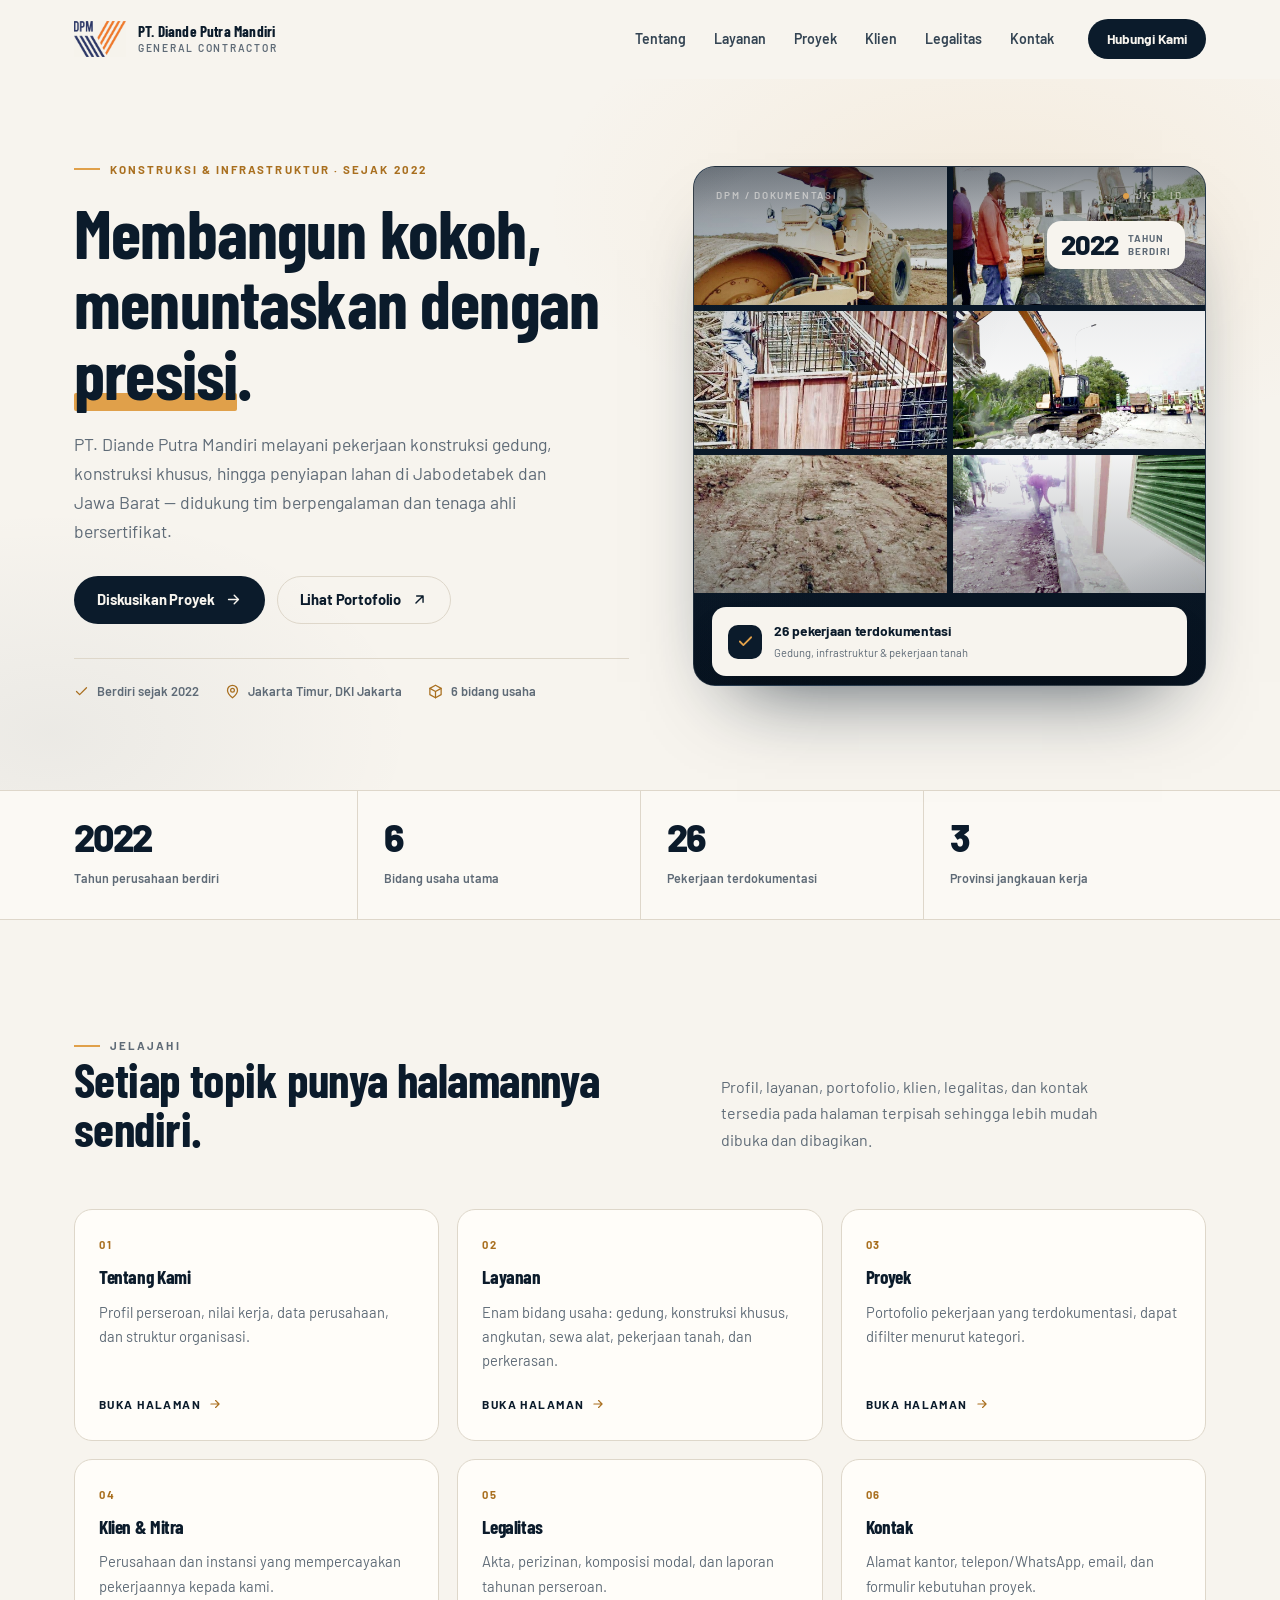
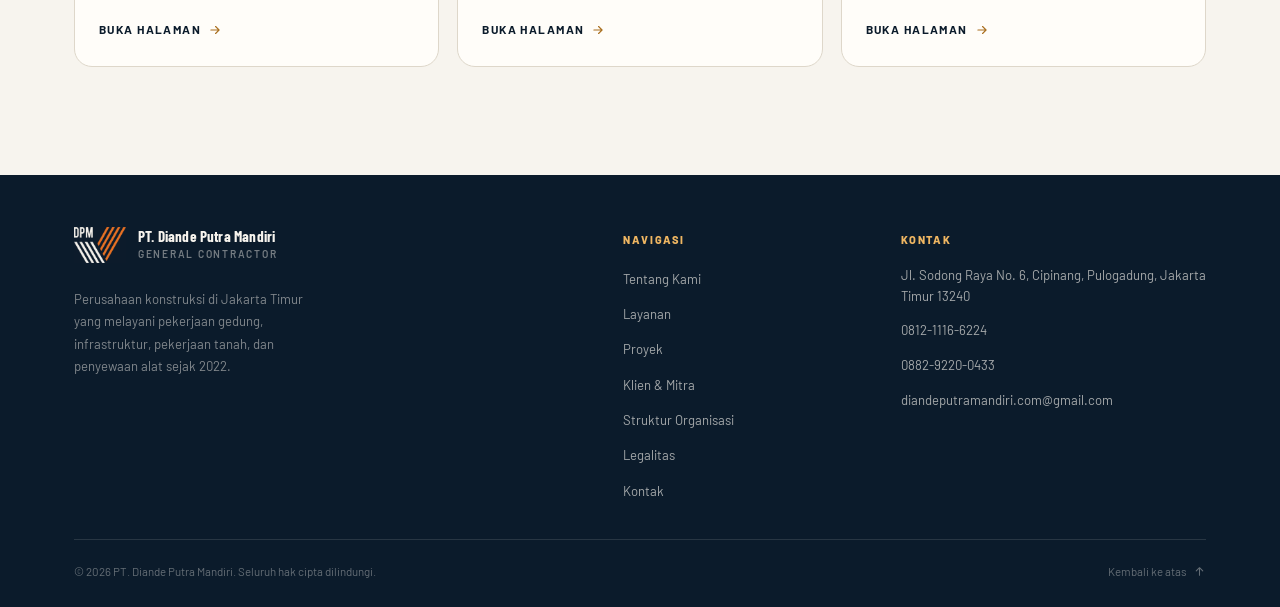
<file: index.html>
<!DOCTYPE html>
<html lang="id">
<head>
  <meta charset="UTF-8">
  <meta name="viewport" content="width=device-width, initial-scale=1.0">
  <title>PT. Diande Putra Mandiri — Konstruksi & Infrastruktur</title>
  <meta name="description" content="PT. Diande Putra Mandiri adalah perusahaan konstruksi di Jakarta Timur yang melayani pekerjaan konstruksi gedung, konstruksi khusus, angkutan darat, dan penyewaan alat sejak 2022.">
  <meta name="theme-color" content="#0b1b2b">
  <meta property="og:title" content="PT. Diande Putra Mandiri — Konstruksi & Infrastruktur">
  <meta property="og:description" content="PT. Diande Putra Mandiri adalah perusahaan konstruksi di Jakarta Timur yang melayani pekerjaan konstruksi gedung, konstruksi khusus, angkutan darat, dan penyewaan alat sejak 2022.">
  <meta property="og:type" content="website">
  <link rel="icon" href="data:image/svg+xml,%3Csvg xmlns='http://www.w3.org/2000/svg' viewBox='0 0 64 64'%3E%3Crect width='64' height='64' rx='12' fill='%230b1b2b'/%3E%3Cpath d='M18 48V20l14-7 14 7v28' fill='none' stroke='%23e0a04a' stroke-width='4'/%3E%3Cpath d='M26 48V32h12v16' fill='none' stroke='%23f7f4ee' stroke-width='4'/%3E%3C/svg%3E">
  <link rel="preconnect" href="https://fonts.googleapis.com">
  <link rel="preconnect" href="https://fonts.gstatic.com" crossorigin>
  <link href="https://fonts.googleapis.com/css2?family=Barlow+Condensed:wght@600;700;800&family=Barlow:wght@400;500;600;700&display=swap" rel="stylesheet">
  <link rel="stylesheet" href="assets/site.css">
  <script>document.documentElement.classList.add('js');</script>
</head>
<body>
  <a class="skip-link" href="#main">Lompat ke konten</a>

  <header class="site-header" id="site-header">
    <div class="container nav-wrap">
      <a class="brand" href="./" aria-label="PT. Diande Putra Mandiri — Beranda">
        <img class="brand-mark" src="assets/logo-dpm.png" alt="" width="600" height="416">
        <span class="brand-text">
          <strong>PT. Diande Putra Mandiri</strong>
          <small>General Contractor</small>
        </span>
      </a>

      <button class="nav-toggle" id="nav-toggle" aria-expanded="false" aria-controls="primary-nav" aria-label="Buka menu navigasi">
        <span></span><span></span><span></span>
      </button>

      <nav class="nav" id="primary-nav" aria-label="Navigasi utama">
        <a class="nav-link" href="tentang/">Tentang</a>
        <a class="nav-link" href="layanan/">Layanan</a>
        <a class="nav-link" href="proyek/">Proyek</a>
        <a class="nav-link" href="klien/">Klien</a>
        <a class="nav-link" href="legalitas/">Legalitas</a>
        <a class="nav-link" href="kontak/">Kontak</a>
        <a class="btn btn--dark btn--sm" href="kontak/">Hubungi Kami</a>
      </nav>
    </div>
  </header>

  <main id="main">

    <section class="hero" id="beranda">
      <div class="container hero-grid">
        <div class="hero-copy">
          <p class="eyebrow">Konstruksi &amp; Infrastruktur · Sejak 2022</p>
          <h1>Membangun kokoh,<br>menuntaskan dengan <span class="mark">presisi</span>.</h1>
          <p class="lead">PT. Diande Putra Mandiri melayani pekerjaan konstruksi gedung, konstruksi khusus, hingga penyiapan lahan di Jabodetabek dan Jawa Barat — didukung tim berpengalaman dan tenaga ahli bersertifikat.</p>
          <div class="hero-actions">
            <a class="btn btn--dark" href="kontak/">
              Diskusikan Proyek
              <svg viewBox="0 0 24 24" fill="none" stroke="currentColor" stroke-width="2" stroke-linecap="round" stroke-linejoin="round" aria-hidden="true"><path d="M5 12h14M13 6l6 6-6 6"/></svg>
            </a>
            <a class="btn btn--ghost" href="proyek/">
              Lihat Portofolio
              <svg viewBox="0 0 24 24" fill="none" stroke="currentColor" stroke-width="2" stroke-linecap="round" stroke-linejoin="round" aria-hidden="true"><path d="M7 17 17 7M8 7h9v9"/></svg>
            </a>
          </div>
          <div class="hero-meta">
            <span>
              <svg viewBox="0 0 24 24" fill="none" stroke="currentColor" stroke-width="2" stroke-linecap="round" stroke-linejoin="round" aria-hidden="true"><path d="M20 6 9 17l-5-5"/></svg>
              Berdiri sejak 2022
            </span>
            <span>
              <svg viewBox="0 0 24 24" fill="none" stroke="currentColor" stroke-width="2" stroke-linecap="round" stroke-linejoin="round" aria-hidden="true"><path d="M20 10c0 6-8 12-8 12S4 16 4 10a8 8 0 1 1 16 0Z"/><circle cx="12" cy="10" r="3"/></svg>
              Jakarta Timur, DKI Jakarta
            </span>
            <span>
              <svg viewBox="0 0 24 24" fill="none" stroke="currentColor" stroke-width="2" stroke-linecap="round" stroke-linejoin="round" aria-hidden="true"><path d="M12 2 3 7v10l9 5 9-5V7l-9-5Z"/><path d="m3 7 9 5 9-5M12 22V12"/></svg>
              6 bidang usaha
            </span>
          </div>
        </div>

        <figure class="hero-art" data-reveal>
          <div class="art-top">
            <span>DPM / Dokumentasi</span>
            <span class="art-dot">JKT · ID</span>
          </div>
          <div class="hero-mosaic">
            <img src="assets/projects/pemadatan-basecourse-bandara.jpg"
                 alt="Pemadatan basecourse landasan bandara dengan tandem roller" width="600" height="450">
            <img src="assets/projects/pengaspalan-keroncong.jpg"
                 alt="Pengaspalan kawasan industri" width="600" height="450">
            <img src="assets/projects/ipal-gwt.jpg"
                 alt="Pekerjaan IPAL dan ground water tank" width="600" height="450">
            <img src="assets/projects/bobokan-tol-jor.jpg"
                 alt="Pembobokan struktur jalan tol JOR" width="600" height="450">
            <img src="assets/projects/pematangan-lahan.jpg"
                 alt="Pematangan lahan proyek" width="600" height="450">
            <img src="assets/projects/pengecatan-gardu-pln.jpg"
                 alt="Pengecatan gardu PLN" width="600" height="450">
          </div>
          <span class="hero-veil" aria-hidden="true"></span>

          <div class="art-badge art-badge--top">
            <span class="num">2022</span>
            <span class="lbl">Tahun<br>berdiri</span>
          </div>

          <div class="art-badge art-badge--bottom">
            <span class="tick">
              <svg viewBox="0 0 24 24" fill="none" stroke="currentColor" stroke-width="2.5" stroke-linecap="round" stroke-linejoin="round" aria-hidden="true"><path d="M20 6 9 17l-5-5"/></svg>
            </span>
            <div>
              <strong>26 pekerjaan terdokumentasi</strong>
              <small>Gedung, infrastruktur &amp; pekerjaan tanah</small>
            </div>
          </div>
        </figure>
      </div>
    </section>

    <section class="stats" aria-label="Ringkasan perusahaan">
      <div class="container stats-grid">
        <div class="stat">
          <strong>2022</strong>
          <span>Tahun perusahaan berdiri</span>
        </div>
        <div class="stat">
          <strong>6</strong>
          <span>Bidang usaha utama</span>
        </div>
        <div class="stat">
          <strong>26</strong>
          <span>Pekerjaan terdokumentasi</span>
        </div>
        <div class="stat">
          <strong>3</strong>
          <span>Provinsi jangkauan kerja</span>
        </div>
      </div>
    </section>

    <!-- DIREKTORI HALAMAN -->
    <section class="section" id="halaman">
      <div class="container">
        <div class="section-head">
          <div>
            <p class="eyebrow">Jelajahi</p>
            <h2>Setiap topik punya halamannya sendiri.</h2>
          </div>
          <p>Profil, layanan, portofolio, klien, legalitas, dan kontak tersedia pada halaman terpisah sehingga lebih mudah dibuka dan dibagikan.</p>
        </div>

        <div class="paths-grid">
          <a class="path-card" href="tentang/">
            <span class="path-num">01</span>
            <h3>Tentang Kami</h3>
            <p>Profil perseroan, nilai kerja, data perusahaan, dan struktur organisasi.</p>
            <span class="path-more">Buka halaman <svg viewBox="0 0 24 24" fill="none" stroke="currentColor" stroke-width="2" stroke-linecap="round" stroke-linejoin="round" aria-hidden="true"><path d="M5 12h14M13 6l6 6-6 6"/></svg></span>
          </a>
          <a class="path-card" href="layanan/">
            <span class="path-num">02</span>
            <h3>Layanan</h3>
            <p>Enam bidang usaha: gedung, konstruksi khusus, angkutan, sewa alat, pekerjaan tanah, dan perkerasan.</p>
            <span class="path-more">Buka halaman <svg viewBox="0 0 24 24" fill="none" stroke="currentColor" stroke-width="2" stroke-linecap="round" stroke-linejoin="round" aria-hidden="true"><path d="M5 12h14M13 6l6 6-6 6"/></svg></span>
          </a>
          <a class="path-card" href="proyek/">
            <span class="path-num">03</span>
            <h3>Proyek</h3>
            <p>Portofolio pekerjaan yang terdokumentasi, dapat difilter menurut kategori.</p>
            <span class="path-more">Buka halaman <svg viewBox="0 0 24 24" fill="none" stroke="currentColor" stroke-width="2" stroke-linecap="round" stroke-linejoin="round" aria-hidden="true"><path d="M5 12h14M13 6l6 6-6 6"/></svg></span>
          </a>
          <a class="path-card" href="klien/">
            <span class="path-num">04</span>
            <h3>Klien &amp; Mitra</h3>
            <p>Perusahaan dan instansi yang mempercayakan pekerjaannya kepada kami.</p>
            <span class="path-more">Buka halaman <svg viewBox="0 0 24 24" fill="none" stroke="currentColor" stroke-width="2" stroke-linecap="round" stroke-linejoin="round" aria-hidden="true"><path d="M5 12h14M13 6l6 6-6 6"/></svg></span>
          </a>
          <a class="path-card" href="legalitas/">
            <span class="path-num">05</span>
            <h3>Legalitas</h3>
            <p>Akta, perizinan, komposisi modal, dan laporan tahunan perseroan.</p>
            <span class="path-more">Buka halaman <svg viewBox="0 0 24 24" fill="none" stroke="currentColor" stroke-width="2" stroke-linecap="round" stroke-linejoin="round" aria-hidden="true"><path d="M5 12h14M13 6l6 6-6 6"/></svg></span>
          </a>
          <a class="path-card" href="kontak/">
            <span class="path-num">06</span>
            <h3>Kontak</h3>
            <p>Alamat kantor, telepon/WhatsApp, email, dan formulir kebutuhan proyek.</p>
            <span class="path-more">Buka halaman <svg viewBox="0 0 24 24" fill="none" stroke="currentColor" stroke-width="2" stroke-linecap="round" stroke-linejoin="round" aria-hidden="true"><path d="M5 12h14M13 6l6 6-6 6"/></svg></span>
          </a>
        </div>
      </div>
    </section>

  </main>

  <footer class="site-footer">
    <div class="container">
      <div class="footer-grid">
        <div class="footer-brand">
          <a class="brand" href="./" aria-label="PT. Diande Putra Mandiri — Beranda">
            <img class="brand-mark" src="assets/logo-dpm-light.png" alt="" width="600" height="416">
            <span class="brand-text">
              <strong>PT. Diande Putra Mandiri</strong>
              <small>General Contractor</small>
            </span>
          </a>
          <p>Perusahaan konstruksi di Jakarta Timur yang melayani pekerjaan gedung, infrastruktur, pekerjaan tanah, dan penyewaan alat sejak 2022.</p>
        </div>

        <div class="footer-col">
          <h4>Navigasi</h4>
          <ul>
            <li><a href="tentang/">Tentang Kami</a></li>
            <li><a href="layanan/">Layanan</a></li>
            <li><a href="proyek/">Proyek</a></li>
            <li><a href="klien/">Klien &amp; Mitra</a></li>
            <li><a href="tentang/#struktur">Struktur Organisasi</a></li>
            <li><a href="legalitas/">Legalitas</a></li>
            <li><a href="kontak/">Kontak</a></li>
          </ul>
        </div>

        <div class="footer-col">
          <h4>Kontak</h4>
          <ul>
            <li><address>Jl. Sodong Raya No. 6, Cipinang, Pulogadung, Jakarta Timur 13240</address></li>
            <li><a href="tel:+6281211166224">0812-1116-6224</a></li>
            <li><a href="tel:+6288292200433">0882-9220-0433</a></li>
            <li><a href="mailto:diandeputramandiri.com@gmail.com">diandeputramandiri.com@gmail.com</a></li>
          </ul>
        </div>
      </div>

      <div class="footer-bottom">
        <span>© 2026 PT. Diande Putra Mandiri. Seluruh hak cipta dilindungi.</span>
        <a class="back-top" href="#main">
          Kembali ke atas
          <svg viewBox="0 0 24 24" fill="none" stroke="currentColor" stroke-width="2" stroke-linecap="round" stroke-linejoin="round" aria-hidden="true"><path d="M12 19V5M6 11l6-6 6 6"/></svg>
        </a>
      </div>
    </div>
  </footer>

  <script src="assets/site.js"></script>
</body>
</html>
</file>
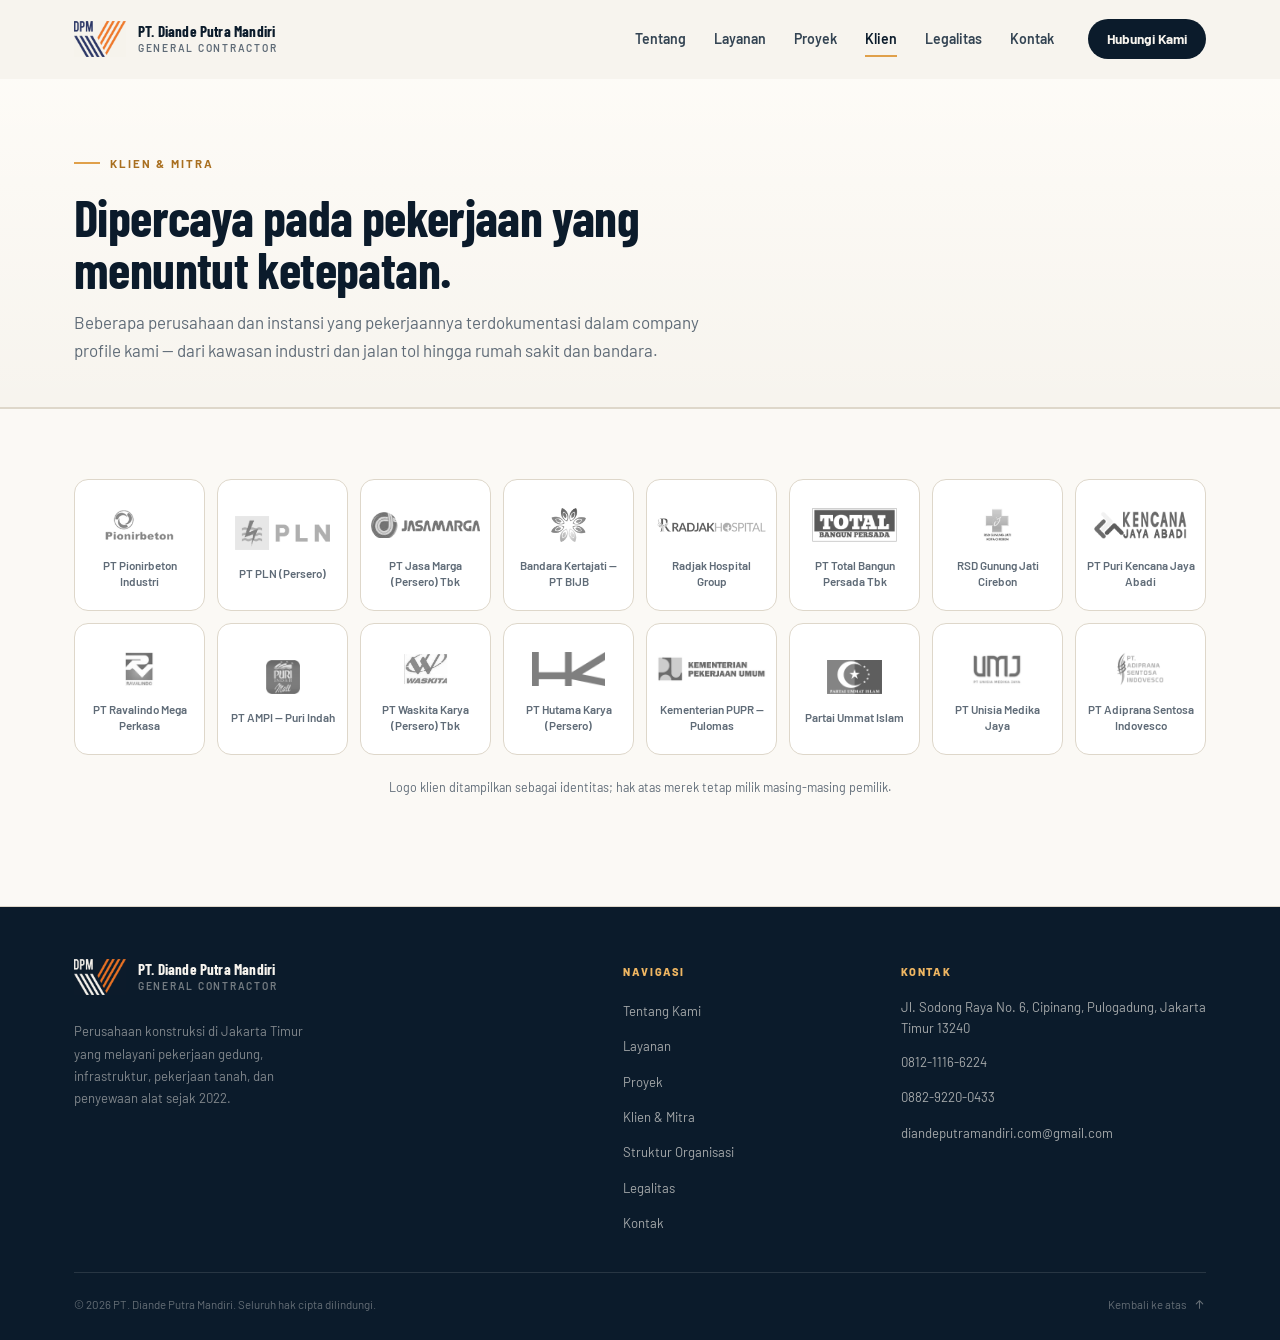
<file: klien/index.html>
<!DOCTYPE html>
<html lang="id">
<head>
  <meta charset="UTF-8">
  <meta name="viewport" content="width=device-width, initial-scale=1.0">
  <title>Klien & Mitra — PT. Diande Putra Mandiri</title>
  <meta name="description" content="Perusahaan dan instansi yang mempercayakan pekerjaan konstruksi kepada PT. Diande Putra Mandiri.">
  <meta name="theme-color" content="#0b1b2b">
  <meta property="og:title" content="Klien & Mitra — PT. Diande Putra Mandiri">
  <meta property="og:description" content="Perusahaan dan instansi yang mempercayakan pekerjaan konstruksi kepada PT. Diande Putra Mandiri.">
  <meta property="og:type" content="website">
  <link rel="icon" href="data:image/svg+xml,%3Csvg xmlns='http://www.w3.org/2000/svg' viewBox='0 0 64 64'%3E%3Crect width='64' height='64' rx='12' fill='%230b1b2b'/%3E%3Cpath d='M18 48V20l14-7 14 7v28' fill='none' stroke='%23e0a04a' stroke-width='4'/%3E%3Cpath d='M26 48V32h12v16' fill='none' stroke='%23f7f4ee' stroke-width='4'/%3E%3C/svg%3E">
  <link rel="preconnect" href="https://fonts.googleapis.com">
  <link rel="preconnect" href="https://fonts.gstatic.com" crossorigin>
  <link href="https://fonts.googleapis.com/css2?family=Barlow+Condensed:wght@600;700;800&family=Barlow:wght@400;500;600;700&display=swap" rel="stylesheet">
  <link rel="stylesheet" href="../assets/site.css">
  <script>document.documentElement.classList.add('js');</script>
</head>
<body>
  <a class="skip-link" href="#main">Lompat ke konten</a>

  <header class="site-header" id="site-header">
    <div class="container nav-wrap">
      <a class="brand" href="../" aria-label="PT. Diande Putra Mandiri — Beranda">
        <img class="brand-mark" src="../assets/logo-dpm.png" alt="" width="600" height="416">
        <span class="brand-text">
          <strong>PT. Diande Putra Mandiri</strong>
          <small>General Contractor</small>
        </span>
      </a>

      <button class="nav-toggle" id="nav-toggle" aria-expanded="false" aria-controls="primary-nav" aria-label="Buka menu navigasi">
        <span></span><span></span><span></span>
      </button>

      <nav class="nav" id="primary-nav" aria-label="Navigasi utama">
        <a class="nav-link" href="../tentang/">Tentang</a>
        <a class="nav-link" href="../layanan/">Layanan</a>
        <a class="nav-link" href="../proyek/">Proyek</a>
        <a class="nav-link is-active" href="../klien/" aria-current="page">Klien</a>
        <a class="nav-link" href="../legalitas/">Legalitas</a>
        <a class="nav-link" href="../kontak/">Kontak</a>
        <a class="btn btn--dark btn--sm" href="../kontak/">Hubungi Kami</a>
      </nav>
    </div>
  </header>

  <main id="main">

    <section class="page-head">
      <div class="container">
        <p class="eyebrow">Klien & Mitra</p>
        <h1>Dipercaya pada pekerjaan yang menuntut ketepatan.</h1>
        <p class="lead">Beberapa perusahaan dan instansi yang pekerjaannya terdokumentasi dalam company profile kami — dari kawasan industri dan jalan tol hingga rumah sakit dan bandara.</p>
      </div>
    </section>

    <section class="section clients" id="klien">
      <div class="container">

        <ul class="client-grid">
          <li class="client-card">
            <span class="client-logo"><img src="../assets/clients/pionirbeton-t.png" alt="Logo PT Pionirbeton Industri" width="89" height="42" loading="lazy"></span>
            <span class="client-name">PT Pionirbeton Industri</span>
          </li>
          <li class="client-card">
            <span class="client-logo"><img src="../assets/clients/pln-t.png" alt="Logo PT PLN (Persero)" width="117" height="42" loading="lazy"></span>
            <span class="client-name">PT PLN (Persero)</span>
          </li>
          <li class="client-card">
            <span class="client-logo"><img src="../assets/clients/jasamarga-t.png" alt="Logo PT Jasa Marga (Persero) Tbk" width="181" height="42" loading="lazy"></span>
            <span class="client-name">PT Jasa Marga (Persero) Tbk</span>
          </li>
          <li class="client-card">
            <span class="client-logo"><img src="../assets/clients/bijb-t.png" alt="Logo Bandar Udara Internasional Jawa Barat Kertajati" width="44" height="42" loading="lazy"></span>
            <span class="client-name">Bandara Kertajati — PT BIJB</span>
          </li>
          <li class="client-card">
            <span class="client-logo"><img class="wide" width="248" height="31" src="../assets/clients/radjak-t.png" alt="Logo Radjak Hospital Group" loading="lazy"></span>
            <span class="client-name">Radjak Hospital Group</span>
          </li>
          <li class="client-card">
            <span class="client-logo"><img src="../assets/clients/totalbp-t.png" alt="Logo PT Total Bangun Persada Tbk" width="104" height="42" loading="lazy"></span>
            <span class="client-name">PT Total Bangun Persada Tbk</span>
          </li>
          <li class="client-card">
            <span class="client-logo"><img src="../assets/clients/cirebon-t.png" alt="RSD Gunung Jati Kota Cirebon" width="37" height="42" loading="lazy"></span>
            <span class="client-name">RSD Gunung Jati Cirebon</span>
          </li>
          <li class="client-card">
            <span class="client-logo"><img src="../assets/clients/kencanajayaabadi-t.png" alt="PT Puri Kencana Jaya Abadi" width="116" height="42" loading="lazy"></span>
            <span class="client-name">PT Puri Kencana Jaya Abadi</span>
          </li>
          <li class="client-card">
            <span class="client-logo"><img src="../assets/clients/ravalindo-t.png" alt="Logo PT Ravalindo Megah Perkasa" width="37" height="42" loading="lazy"></span>
            <span class="client-name">PT Ravalindo Mega Perkasa</span>
          </li>
          <li class="client-card">
            <span class="client-logo"><img src="../assets/clients/ampi-t.png" alt="Logo PT AMPI — Puri Indah" width="42" height="42" loading="lazy"></span>
            <span class="client-name">PT AMPI — Puri Indah</span>
          </li>
          <li class="client-card">
            <span class="client-logo"><img src="../assets/clients/waskita-t.png" alt="Logo PT Waskita Karya (Persero) Tbk" height="42" loading="lazy"></span>
            <span class="client-name">PT Waskita Karya (Persero) Tbk</span>
          </li>
          <li class="client-card">
            <span class="client-logo"><img src="../assets/clients/hutamakarya-t.png" alt="Logo PT Hutama Karya (Persero)" width="89" height="42" loading="lazy"></span>
            <span class="client-name">PT Hutama Karya (Persero)</span>
          </li>
          <li class="client-card">
            <span class="client-logo"><img src="../assets/clients/pupr-t.png" alt="Logo Kementerian Pekerjaan Umum" width="172" height="42" loading="lazy"></span>
            <span class="client-name">Kementerian PUPR — Pulomas</span>
          </li>
          <li class="client-card">
            <span class="client-logo"><img src="../assets/clients/pui-t.png" alt="Logo Partai Ummat Islam" width="67" height="42" loading="lazy"></span>
            <span class="client-name">Partai Ummat Islam</span>
          </li>
          <li class="client-card">
            <span class="client-logo"><img src="../assets/clients/unisia-t.png" alt="Logo PT Unisia Medika Jaya" height="42" loading="lazy"></span>
            <span class="client-name">PT Unisia Medika Jaya</span>
          </li>
          <li class="client-card">
            <span class="client-logo"><img src="../assets/clients/adiparna-t.png" alt="Logo PT Adiprana Sentosa Indovesco" width="58" height="42" loading="lazy"></span>
            <span class="client-name">PT Adiprana Sentosa Indovesco</span>
          </li>
        </ul>
        <p class="client-note">Logo klien ditampilkan sebagai identitas; hak atas merek tetap milik masing-masing pemilik.</p>
      </div>
    </section>

  </main>

  <footer class="site-footer">
    <div class="container">
      <div class="footer-grid">
        <div class="footer-brand">
          <a class="brand" href="../" aria-label="PT. Diande Putra Mandiri — Beranda">
            <img class="brand-mark" src="../assets/logo-dpm-light.png" alt="" width="600" height="416">
            <span class="brand-text">
              <strong>PT. Diande Putra Mandiri</strong>
              <small>General Contractor</small>
            </span>
          </a>
          <p>Perusahaan konstruksi di Jakarta Timur yang melayani pekerjaan gedung, infrastruktur, pekerjaan tanah, dan penyewaan alat sejak 2022.</p>
        </div>

        <div class="footer-col">
          <h4>Navigasi</h4>
          <ul>
            <li><a href="../tentang/">Tentang Kami</a></li>
            <li><a href="../layanan/">Layanan</a></li>
            <li><a href="../proyek/">Proyek</a></li>
            <li><a href="../klien/">Klien &amp; Mitra</a></li>
            <li><a href="../tentang/#struktur">Struktur Organisasi</a></li>
            <li><a href="../legalitas/">Legalitas</a></li>
            <li><a href="../kontak/">Kontak</a></li>
          </ul>
        </div>

        <div class="footer-col">
          <h4>Kontak</h4>
          <ul>
            <li><address>Jl. Sodong Raya No. 6, Cipinang, Pulogadung, Jakarta Timur 13240</address></li>
            <li><a href="tel:+6281211166224">0812-1116-6224</a></li>
            <li><a href="tel:+6288292200433">0882-9220-0433</a></li>
            <li><a href="mailto:diandeputramandiri.com@gmail.com">diandeputramandiri.com@gmail.com</a></li>
          </ul>
        </div>
      </div>

      <div class="footer-bottom">
        <span>© 2026 PT. Diande Putra Mandiri. Seluruh hak cipta dilindungi.</span>
        <a class="back-top" href="#main">
          Kembali ke atas
          <svg viewBox="0 0 24 24" fill="none" stroke="currentColor" stroke-width="2" stroke-linecap="round" stroke-linejoin="round" aria-hidden="true"><path d="M12 19V5M6 11l6-6 6 6"/></svg>
        </a>
      </div>
    </div>
  </footer>

  <script src="../assets/site.js"></script>
</body>
</html>
</file>
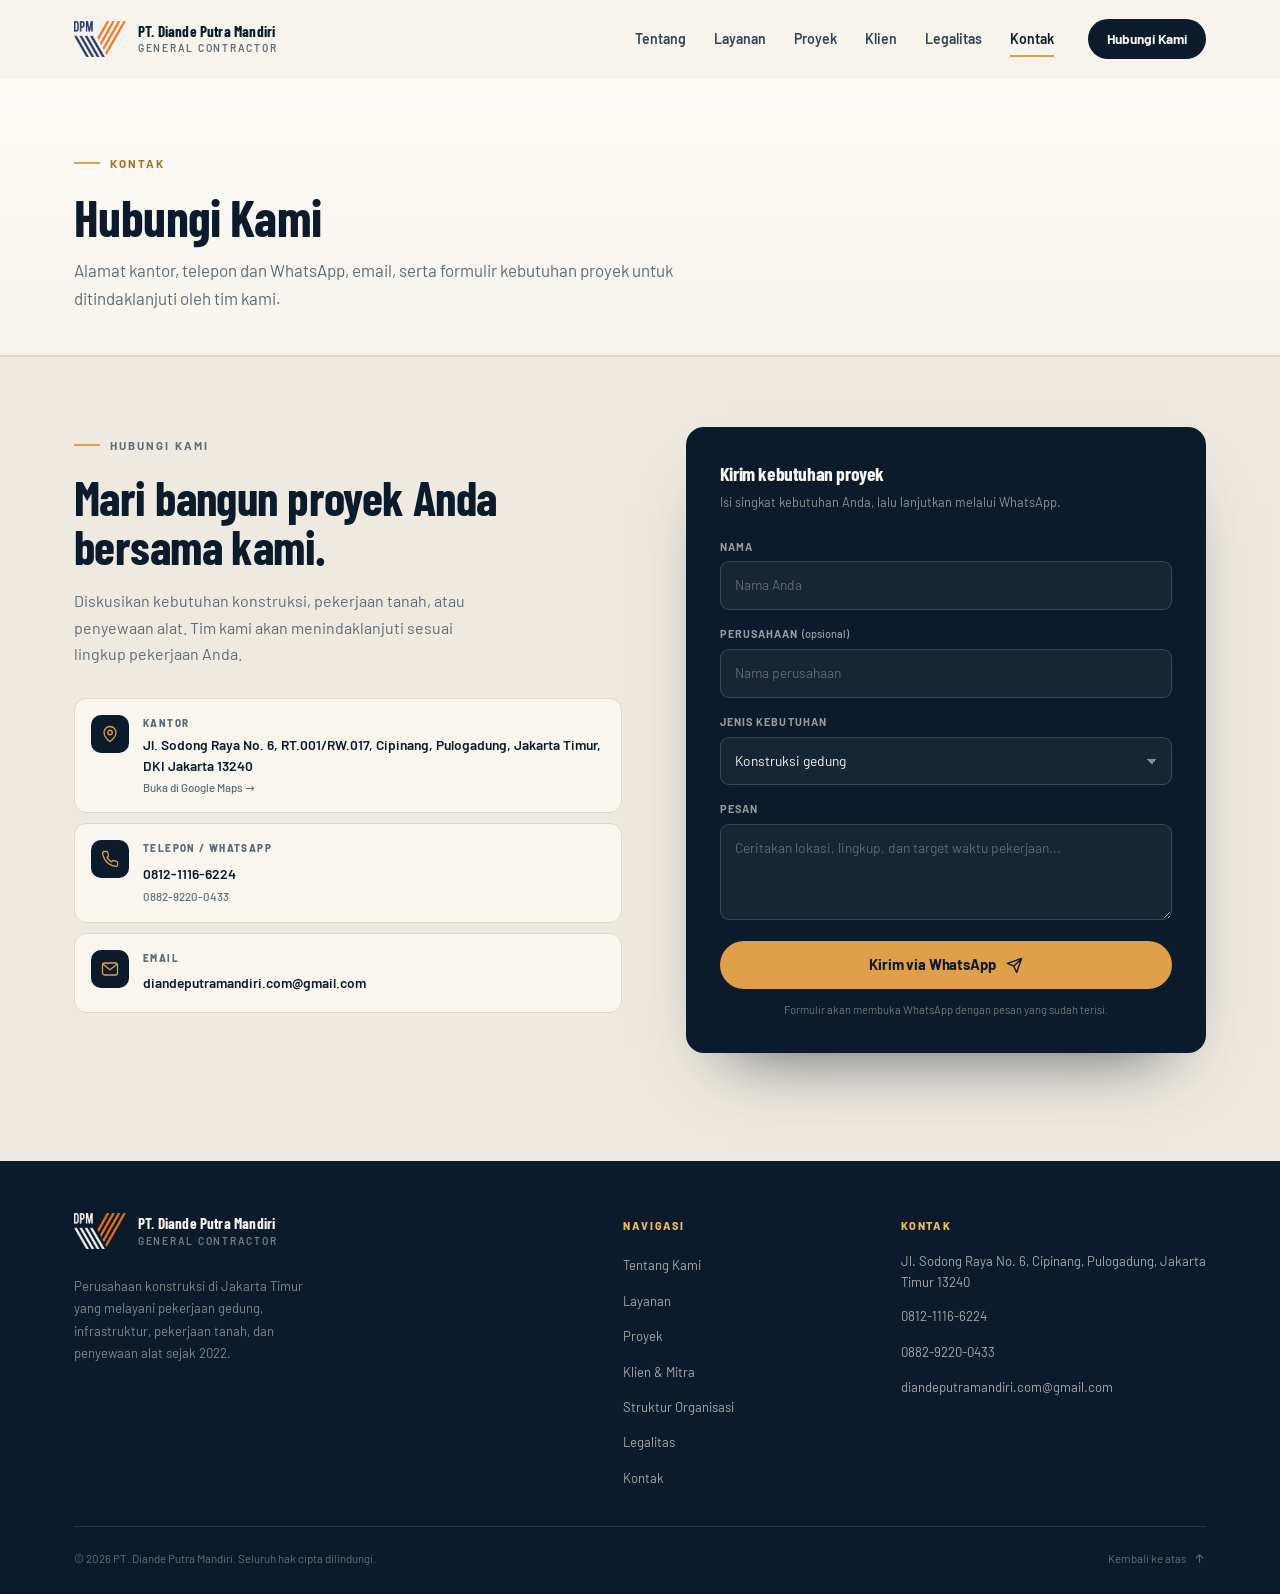
<file: kontak/index.html>
<!DOCTYPE html>
<html lang="id">
<head>
  <meta charset="UTF-8">
  <meta name="viewport" content="width=device-width, initial-scale=1.0">
  <title>Kontak — PT. Diande Putra Mandiri</title>
  <meta name="description" content="Hubungi PT. Diande Putra Mandiri: alamat kantor Jakarta Timur, telepon/WhatsApp, email, dan formulir kebutuhan proyek.">
  <meta name="theme-color" content="#0b1b2b">
  <meta property="og:title" content="Kontak — PT. Diande Putra Mandiri">
  <meta property="og:description" content="Hubungi PT. Diande Putra Mandiri: alamat kantor Jakarta Timur, telepon/WhatsApp, email, dan formulir kebutuhan proyek.">
  <meta property="og:type" content="website">
  <link rel="icon" href="data:image/svg+xml,%3Csvg xmlns='http://www.w3.org/2000/svg' viewBox='0 0 64 64'%3E%3Crect width='64' height='64' rx='12' fill='%230b1b2b'/%3E%3Cpath d='M18 48V20l14-7 14 7v28' fill='none' stroke='%23e0a04a' stroke-width='4'/%3E%3Cpath d='M26 48V32h12v16' fill='none' stroke='%23f7f4ee' stroke-width='4'/%3E%3C/svg%3E">
  <link rel="preconnect" href="https://fonts.googleapis.com">
  <link rel="preconnect" href="https://fonts.gstatic.com" crossorigin>
  <link href="https://fonts.googleapis.com/css2?family=Barlow+Condensed:wght@600;700;800&family=Barlow:wght@400;500;600;700&display=swap" rel="stylesheet">
  <link rel="stylesheet" href="../assets/site.css">
  <script>document.documentElement.classList.add('js');</script>
</head>
<body>
  <a class="skip-link" href="#main">Lompat ke konten</a>

  <header class="site-header" id="site-header">
    <div class="container nav-wrap">
      <a class="brand" href="../" aria-label="PT. Diande Putra Mandiri — Beranda">
        <img class="brand-mark" src="../assets/logo-dpm.png" alt="" width="600" height="416">
        <span class="brand-text">
          <strong>PT. Diande Putra Mandiri</strong>
          <small>General Contractor</small>
        </span>
      </a>

      <button class="nav-toggle" id="nav-toggle" aria-expanded="false" aria-controls="primary-nav" aria-label="Buka menu navigasi">
        <span></span><span></span><span></span>
      </button>

      <nav class="nav" id="primary-nav" aria-label="Navigasi utama">
        <a class="nav-link" href="../tentang/">Tentang</a>
        <a class="nav-link" href="../layanan/">Layanan</a>
        <a class="nav-link" href="../proyek/">Proyek</a>
        <a class="nav-link" href="../klien/">Klien</a>
        <a class="nav-link" href="../legalitas/">Legalitas</a>
        <a class="nav-link is-active" href="../kontak/" aria-current="page">Kontak</a>
        <a class="btn btn--dark btn--sm" href="../kontak/">Hubungi Kami</a>
      </nav>
    </div>
  </header>

  <main id="main">

    <section class="page-head">
      <div class="container">
        <p class="eyebrow">Kontak</p>
        <h1>Hubungi Kami</h1>
        <p class="lead">Alamat kantor, telepon dan WhatsApp, email, serta formulir kebutuhan proyek untuk ditindaklanjuti oleh tim kami.</p>
      </div>
    </section>

    <section class="section contact" id="kontak">
      <div class="container contact-grid">
        <div class="contact-copy">
          <p class="eyebrow">Hubungi Kami</p>
          <h2>Mari bangun proyek Anda bersama kami.</h2>
          <p>Diskusikan kebutuhan konstruksi, pekerjaan tanah, atau penyewaan alat. Tim kami akan menindaklanjuti sesuai lingkup pekerjaan Anda.</p>

          <div class="contact-list">
            <div class="contact-item">
              <span class="ico">
                <svg viewBox="0 0 24 24" fill="none" stroke="currentColor" stroke-width="1.7" stroke-linecap="round" stroke-linejoin="round" aria-hidden="true"><path d="M20 10c0 6-8 12-8 12S4 16 4 10a8 8 0 1 1 16 0Z"/><circle cx="12" cy="10" r="3"/></svg>
              </span>
              <div>
                <span class="label">Kantor</span>
                <address>Jl. Sodong Raya No. 6, RT.001/RW.017, Cipinang, Pulogadung, Jakarta Timur, DKI Jakarta 13240</address>
                <a href="https://maps.google.com/?q=Jl.+Sodong+Raya+No.+6,+Cipinang,+Pulogadung,+Jakarta+Timur+13240" target="_blank" rel="noopener"><small>Buka di Google Maps →</small></a>
              </div>
            </div>

            <div class="contact-item">
              <span class="ico">
                <svg viewBox="0 0 24 24" fill="none" stroke="currentColor" stroke-width="1.7" stroke-linecap="round" stroke-linejoin="round" aria-hidden="true"><path d="M22 16.9v3a2 2 0 0 1-2.2 2 19.8 19.8 0 0 1-8.6-3.1 19.5 19.5 0 0 1-6-6A19.8 19.8 0 0 1 2.1 4.2 2 2 0 0 1 4.1 2h3a2 2 0 0 1 2 1.7c.1 1 .4 1.9.7 2.8a2 2 0 0 1-.5 2.1L8 9.9a16 16 0 0 0 6 6l1.3-1.3a2 2 0 0 1 2.1-.5c.9.3 1.8.6 2.8.7a2 2 0 0 1 1.8 2.1Z"/></svg>
              </span>
              <div>
                <span class="label">Telepon / WhatsApp</span>
                <a href="tel:+6281211166224">0812-1116-6224</a>
                <a href="tel:+6288292200433"><small>0882-9220-0433</small></a>
              </div>
            </div>

            <div class="contact-item">
              <span class="ico">
                <svg viewBox="0 0 24 24" fill="none" stroke="currentColor" stroke-width="1.7" stroke-linecap="round" stroke-linejoin="round" aria-hidden="true"><rect x="2" y="4" width="20" height="16" rx="3"/><path d="m3 6 9 7 9-7"/></svg>
              </span>
              <div>
                <span class="label">Email</span>
                <a href="mailto:diandeputramandiri.com@gmail.com">diandeputramandiri.com@gmail.com</a>
              </div>
            </div>
          </div>
        </div>

        <div class="form-card">
          <h3>Kirim kebutuhan proyek</h3>
          <p>Isi singkat kebutuhan Anda, lalu lanjutkan melalui WhatsApp.</p>
          <form id="contact-form" novalidate>
            <div class="form-row">
              <label for="nama">Nama</label>
              <input id="nama" name="nama" type="text" placeholder="Nama Anda" required autocomplete="name">
            </div>
            <div class="form-row">
              <label for="perusahaan">Perusahaan <span style="text-transform:none; letter-spacing:0; font-weight:500;">(opsional)</span></label>
              <input id="perusahaan" name="perusahaan" type="text" placeholder="Nama perusahaan" autocomplete="organization">
            </div>
            <div class="form-row">
              <label for="kebutuhan">Jenis kebutuhan</label>
              <select id="kebutuhan" name="kebutuhan">
                <option>Konstruksi gedung</option>
                <option>Konstruksi khusus / pekerjaan tanah</option>
                <option>Pengaspalan &amp; infrastruktur jalan</option>
                <option>Angkutan material</option>
                <option>Penyewaan alat / kendaraan</option>
                <option>Lainnya</option>
              </select>
            </div>
            <div class="form-row">
              <label for="pesan">Pesan</label>
              <textarea id="pesan" name="pesan" placeholder="Ceritakan lokasi, lingkup, dan target waktu pekerjaan..." required></textarea>
            </div>
            <button class="btn btn--amber" type="submit">
              Kirim via WhatsApp
              <svg viewBox="0 0 24 24" fill="none" stroke="currentColor" stroke-width="2" stroke-linecap="round" stroke-linejoin="round" aria-hidden="true"><path d="M22 2 11 13M22 2l-7 20-4-9-9-4 20-7Z"/></svg>
            </button>
            <p class="form-note">Formulir akan membuka WhatsApp dengan pesan yang sudah terisi.</p>
          </form>
        </div>
      </div>
    </section>

  </main>

  <footer class="site-footer">
    <div class="container">
      <div class="footer-grid">
        <div class="footer-brand">
          <a class="brand" href="../" aria-label="PT. Diande Putra Mandiri — Beranda">
            <img class="brand-mark" src="../assets/logo-dpm-light.png" alt="" width="600" height="416">
            <span class="brand-text">
              <strong>PT. Diande Putra Mandiri</strong>
              <small>General Contractor</small>
            </span>
          </a>
          <p>Perusahaan konstruksi di Jakarta Timur yang melayani pekerjaan gedung, infrastruktur, pekerjaan tanah, dan penyewaan alat sejak 2022.</p>
        </div>

        <div class="footer-col">
          <h4>Navigasi</h4>
          <ul>
            <li><a href="../tentang/">Tentang Kami</a></li>
            <li><a href="../layanan/">Layanan</a></li>
            <li><a href="../proyek/">Proyek</a></li>
            <li><a href="../klien/">Klien &amp; Mitra</a></li>
            <li><a href="../tentang/#struktur">Struktur Organisasi</a></li>
            <li><a href="../legalitas/">Legalitas</a></li>
            <li><a href="../kontak/">Kontak</a></li>
          </ul>
        </div>

        <div class="footer-col">
          <h4>Kontak</h4>
          <ul>
            <li><address>Jl. Sodong Raya No. 6, Cipinang, Pulogadung, Jakarta Timur 13240</address></li>
            <li><a href="tel:+6281211166224">0812-1116-6224</a></li>
            <li><a href="tel:+6288292200433">0882-9220-0433</a></li>
            <li><a href="mailto:diandeputramandiri.com@gmail.com">diandeputramandiri.com@gmail.com</a></li>
          </ul>
        </div>
      </div>

      <div class="footer-bottom">
        <span>© 2026 PT. Diande Putra Mandiri. Seluruh hak cipta dilindungi.</span>
        <a class="back-top" href="#main">
          Kembali ke atas
          <svg viewBox="0 0 24 24" fill="none" stroke="currentColor" stroke-width="2" stroke-linecap="round" stroke-linejoin="round" aria-hidden="true"><path d="M12 19V5M6 11l6-6 6 6"/></svg>
        </a>
      </div>
    </div>
  </footer>

  <script src="../assets/site.js"></script>
</body>
</html>
</file>
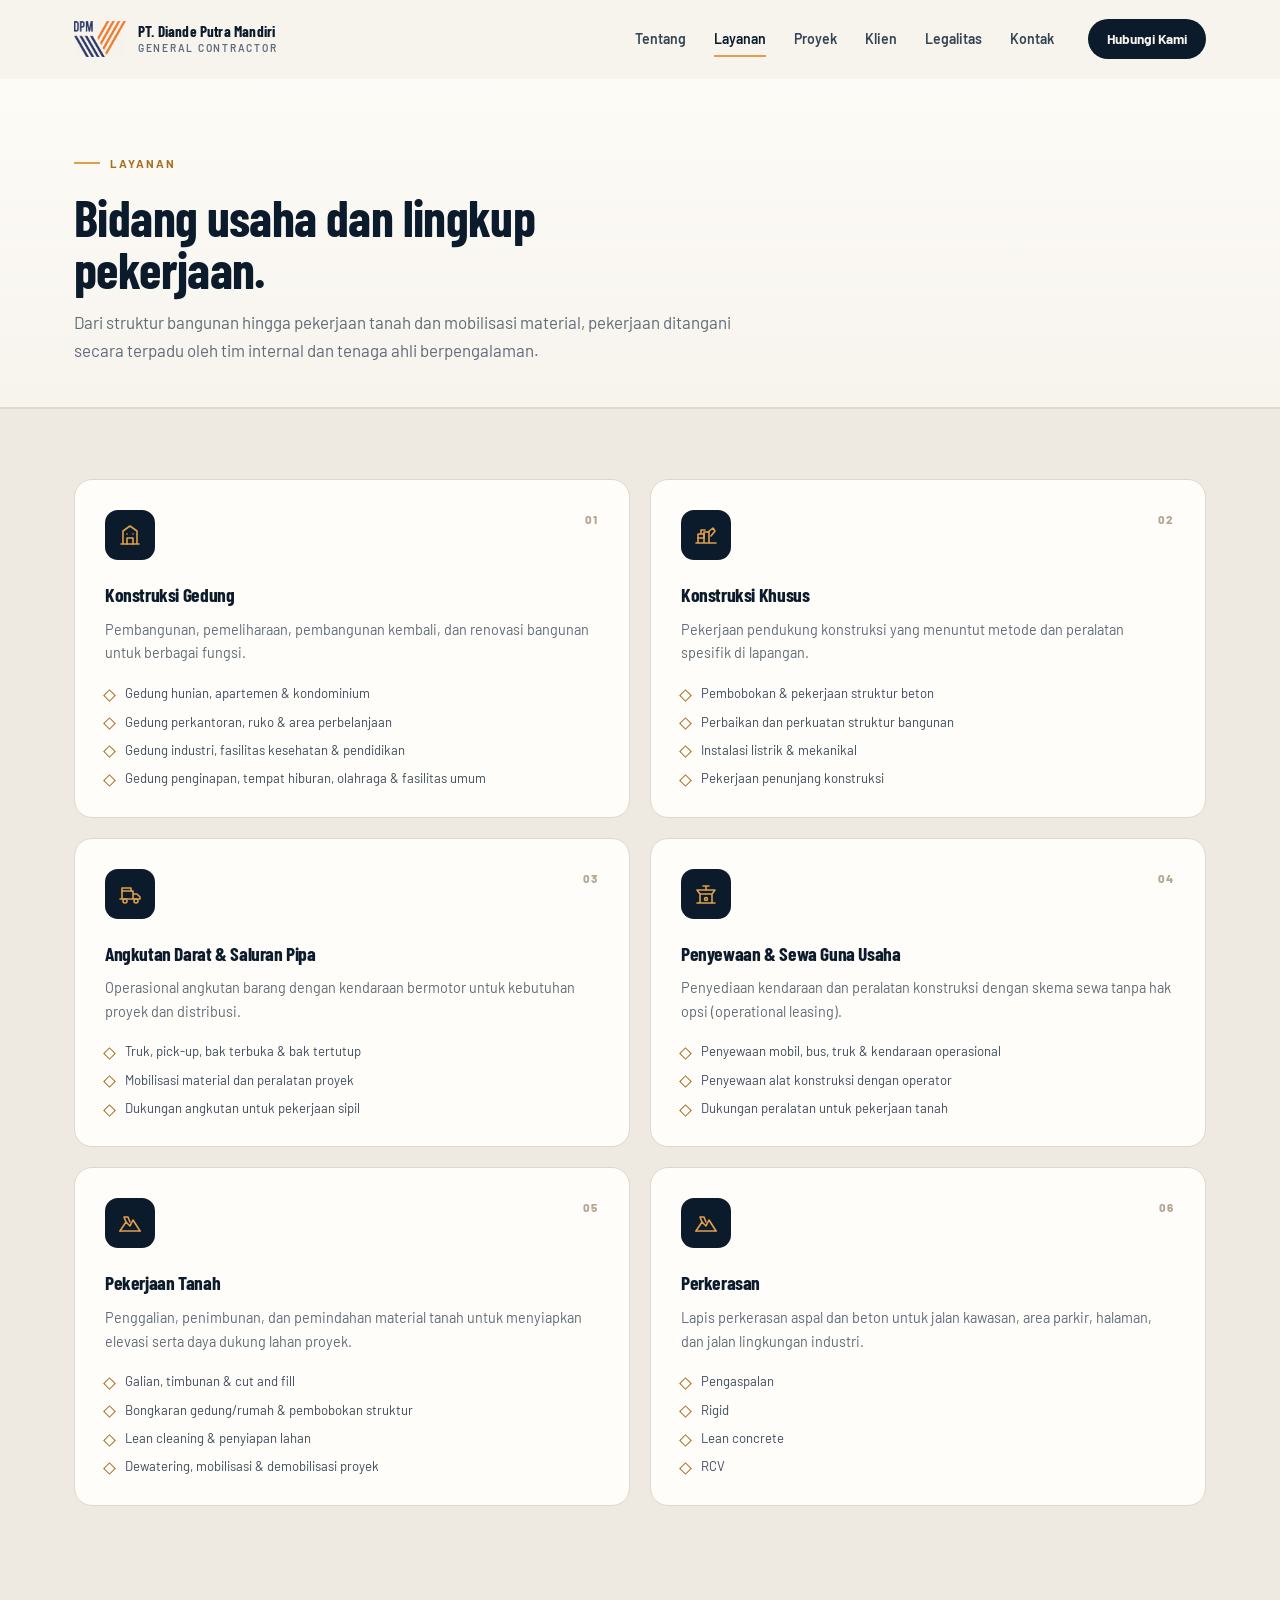
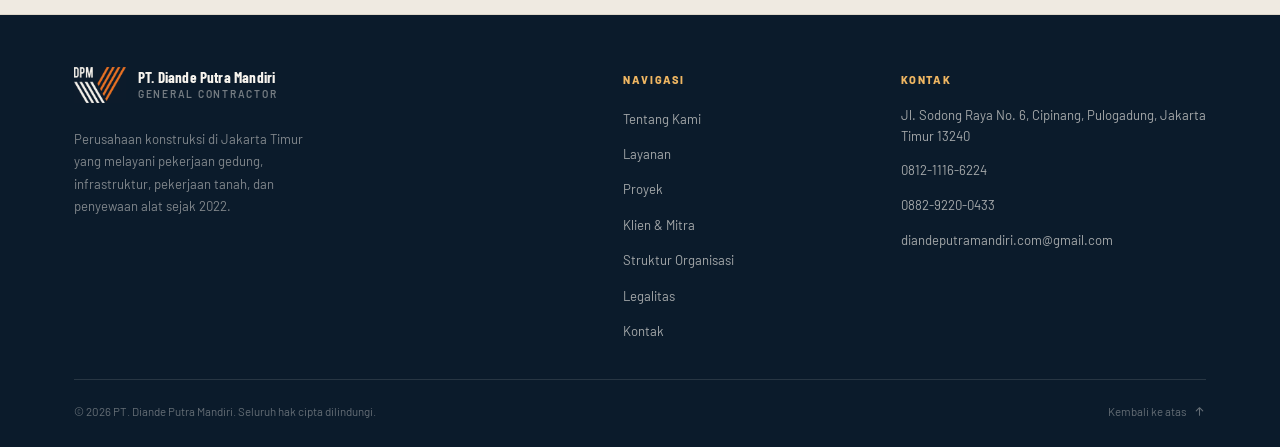
<file: layanan/index.html>
<!DOCTYPE html>
<html lang="id">
<head>
  <meta charset="UTF-8">
  <meta name="viewport" content="width=device-width, initial-scale=1.0">
  <title>Layanan & Bidang Usaha — PT. Diande Putra Mandiri</title>
  <meta name="description" content="Enam bidang usaha PT. Diande Putra Mandiri: konstruksi gedung, konstruksi khusus, angkutan darat, penyewaan alat, pekerjaan tanah, dan perkerasan.">
  <meta name="theme-color" content="#0b1b2b">
  <meta property="og:title" content="Layanan & Bidang Usaha — PT. Diande Putra Mandiri">
  <meta property="og:description" content="Enam bidang usaha PT. Diande Putra Mandiri: konstruksi gedung, konstruksi khusus, angkutan darat, penyewaan alat, pekerjaan tanah, dan perkerasan.">
  <meta property="og:type" content="website">
  <link rel="icon" href="data:image/svg+xml,%3Csvg xmlns='http://www.w3.org/2000/svg' viewBox='0 0 64 64'%3E%3Crect width='64' height='64' rx='12' fill='%230b1b2b'/%3E%3Cpath d='M18 48V20l14-7 14 7v28' fill='none' stroke='%23e0a04a' stroke-width='4'/%3E%3Cpath d='M26 48V32h12v16' fill='none' stroke='%23f7f4ee' stroke-width='4'/%3E%3C/svg%3E">
  <link rel="preconnect" href="https://fonts.googleapis.com">
  <link rel="preconnect" href="https://fonts.gstatic.com" crossorigin>
  <link href="https://fonts.googleapis.com/css2?family=Barlow+Condensed:wght@600;700;800&family=Barlow:wght@400;500;600;700&display=swap" rel="stylesheet">
  <link rel="stylesheet" href="../assets/site.css">
  <script>document.documentElement.classList.add('js');</script>
</head>
<body>
  <a class="skip-link" href="#main">Lompat ke konten</a>

  <header class="site-header" id="site-header">
    <div class="container nav-wrap">
      <a class="brand" href="../" aria-label="PT. Diande Putra Mandiri — Beranda">
        <img class="brand-mark" src="../assets/logo-dpm.png" alt="" width="600" height="416">
        <span class="brand-text">
          <strong>PT. Diande Putra Mandiri</strong>
          <small>General Contractor</small>
        </span>
      </a>

      <button class="nav-toggle" id="nav-toggle" aria-expanded="false" aria-controls="primary-nav" aria-label="Buka menu navigasi">
        <span></span><span></span><span></span>
      </button>

      <nav class="nav" id="primary-nav" aria-label="Navigasi utama">
        <a class="nav-link" href="../tentang/">Tentang</a>
        <a class="nav-link is-active" href="../layanan/" aria-current="page">Layanan</a>
        <a class="nav-link" href="../proyek/">Proyek</a>
        <a class="nav-link" href="../klien/">Klien</a>
        <a class="nav-link" href="../legalitas/">Legalitas</a>
        <a class="nav-link" href="../kontak/">Kontak</a>
        <a class="btn btn--dark btn--sm" href="../kontak/">Hubungi Kami</a>
      </nav>
    </div>
  </header>

  <main id="main">

    <section class="page-head">
      <div class="container">
        <p class="eyebrow">Layanan</p>
        <h1>Bidang usaha dan lingkup pekerjaan.</h1>
        <p class="lead">Dari struktur bangunan hingga pekerjaan tanah dan mobilisasi material, pekerjaan ditangani secara terpadu oleh tim internal dan tenaga ahli berpengalaman.</p>
      </div>
    </section>

    <section class="section services" id="layanan">
      <div class="container">

        <div class="service-grid">
          <article class="service" data-reveal>
            <div class="service-top">
              <span class="service-icon">
                <svg viewBox="0 0 24 24" fill="none" stroke="currentColor" stroke-width="1.6" stroke-linecap="round" stroke-linejoin="round" aria-hidden="true"><path d="M3 21h18M5 21V8l7-5 7 5v13"/><path d="M9 21v-6h6v6M9 11h.01M15 11h.01"/></svg>
              </span>
              <span class="service-num">01</span>
            </div>
            <h3>Konstruksi Gedung</h3>
            <p>Pembangunan, pemeliharaan, pembangunan kembali, dan renovasi bangunan untuk berbagai fungsi.</p>
            <ul class="service-list">
              <li>Gedung hunian, apartemen &amp; kondominium</li>
              <li>Gedung perkantoran, ruko &amp; area perbelanjaan</li>
              <li>Gedung industri, fasilitas kesehatan &amp; pendidikan</li>
              <li>Gedung penginapan, tempat hiburan, olahraga &amp; fasilitas umum</li>
            </ul>
          </article>

          <article class="service" data-reveal>
            <div class="service-top">
              <span class="service-icon">
                <svg viewBox="0 0 24 24" fill="none" stroke="currentColor" stroke-width="1.6" stroke-linecap="round" stroke-linejoin="round" aria-hidden="true"><path d="M2 20h20M4 20v-5h6v5M10 20V9h5v11"/><path d="m14 9 5-4 2 3-4 5"/><path d="M4 15V11h6v4"/><path d="M7 11V7h4"/></svg>
              </span>
              <span class="service-num">02</span>
            </div>
            <h3>Konstruksi Khusus</h3>
            <p>Pekerjaan pendukung konstruksi yang menuntut metode dan peralatan spesifik di lapangan.</p>
            <ul class="service-list">
              <li>Pembobokan &amp; pekerjaan struktur beton</li>
              <li>Perbaikan dan perkuatan struktur bangunan</li>
              <li>Instalasi listrik &amp; mekanikal</li>
              <li>Pekerjaan penunjang konstruksi</li>
            </ul>
          </article>

          <article class="service" data-reveal>
            <div class="service-top">
              <span class="service-icon">
                <svg viewBox="0 0 24 24" fill="none" stroke="currentColor" stroke-width="1.6" stroke-linecap="round" stroke-linejoin="round" aria-hidden="true"><path d="M2 17h20M4 17V9h11v8M15 12h4l3 3v2"/><circle cx="7" cy="19" r="2"/><circle cx="18" cy="19" r="2"/><path d="M4 9V6h9v3"/></svg>
              </span>
              <span class="service-num">03</span>
            </div>
            <h3>Angkutan Darat &amp; Saluran Pipa</h3>
            <p>Operasional angkutan barang dengan kendaraan bermotor untuk kebutuhan proyek dan distribusi.</p>
            <ul class="service-list">
              <li>Truk, pick-up, bak terbuka &amp; bak tertutup</li>
              <li>Mobilisasi material dan peralatan proyek</li>
              <li>Dukungan angkutan untuk pekerjaan sipil</li>
            </ul>
          </article>

          <article class="service" data-reveal>
            <div class="service-top">
              <span class="service-icon">
                <svg viewBox="0 0 24 24" fill="none" stroke="currentColor" stroke-width="1.6" stroke-linecap="round" stroke-linejoin="round" aria-hidden="true"><path d="M3 21h18M6 21v-9M18 21v-9M6 12h12M6 12 3 8h18l-3 4"/><path d="M12 8V4M9 4h6"/><circle cx="12" cy="17" r="1.5"/></svg>
              </span>
              <span class="service-num">04</span>
            </div>
            <h3>Penyewaan &amp; Sewa Guna Usaha</h3>
            <p>Penyediaan kendaraan dan peralatan konstruksi dengan skema sewa tanpa hak opsi (operational leasing).</p>
            <ul class="service-list">
              <li>Penyewaan mobil, bus, truk &amp; kendaraan operasional</li>
              <li>Penyewaan alat konstruksi dengan operator</li>
              <li>Dukungan peralatan untuk pekerjaan tanah</li>
            </ul>
          </article>

                    <article class="service" data-reveal>
            <div class="service-top">
              <span class="service-icon">
                <svg viewBox="0 0 24 24" fill="none" stroke="currentColor" stroke-width="1.6" stroke-linecap="round" stroke-linejoin="round" aria-hidden="true"><path d="M2 20h20"/><path d="M2 20 8 11l4 4 3-6 7 11"/><path d="M8 11 6 6h4l2 5"/></svg>
              </span>
              <span class="service-num">05</span>
            </div>
            <h3>Pekerjaan Tanah</h3>
            <p>Penggalian, penimbunan, dan pemindahan material tanah untuk menyiapkan elevasi serta daya dukung lahan proyek.</p>
            <ul class="service-list">
              <li>Galian, timbunan & cut and fill</li>
              <li>Bongkaran gedung/rumah & pembobokan struktur</li>
              <li>Lean cleaning & penyiapan lahan</li>
              <li>Dewatering, mobilisasi & demobilisasi proyek</li>
            </ul>
          </article>

          <article class="service" data-reveal>
            <div class="service-top">
              <span class="service-icon">
                <svg viewBox="0 0 24 24" fill="none" stroke="currentColor" stroke-width="1.6" stroke-linecap="round" stroke-linejoin="round" aria-hidden="true"><path d="M2 20h20"/><path d="M2 20 8 11l4 4 3-6 7 11"/><path d="M8 11 6 6h4l2 5"/></svg>
              </span>
              <span class="service-num">06</span>
            </div>
            <h3>Perkerasan</h3>
            <p>Lapis perkerasan aspal dan beton untuk jalan kawasan, area parkir, halaman, dan jalan lingkungan industri.</p>
            <ul class="service-list">
              <li>Pengaspalan</li>
              <li>Rigid</li>
              <li>Lean concrete</li>
              <li>RCV</li>
            </ul>
          </article>
        </div>



      </div>
    </section>

  </main>

  <footer class="site-footer">
    <div class="container">
      <div class="footer-grid">
        <div class="footer-brand">
          <a class="brand" href="../" aria-label="PT. Diande Putra Mandiri — Beranda">
            <img class="brand-mark" src="../assets/logo-dpm-light.png" alt="" width="600" height="416">
            <span class="brand-text">
              <strong>PT. Diande Putra Mandiri</strong>
              <small>General Contractor</small>
            </span>
          </a>
          <p>Perusahaan konstruksi di Jakarta Timur yang melayani pekerjaan gedung, infrastruktur, pekerjaan tanah, dan penyewaan alat sejak 2022.</p>
        </div>

        <div class="footer-col">
          <h4>Navigasi</h4>
          <ul>
            <li><a href="../tentang/">Tentang Kami</a></li>
            <li><a href="../layanan/">Layanan</a></li>
            <li><a href="../proyek/">Proyek</a></li>
            <li><a href="../klien/">Klien &amp; Mitra</a></li>
            <li><a href="../tentang/#struktur">Struktur Organisasi</a></li>
            <li><a href="../legalitas/">Legalitas</a></li>
            <li><a href="../kontak/">Kontak</a></li>
          </ul>
        </div>

        <div class="footer-col">
          <h4>Kontak</h4>
          <ul>
            <li><address>Jl. Sodong Raya No. 6, Cipinang, Pulogadung, Jakarta Timur 13240</address></li>
            <li><a href="tel:+6281211166224">0812-1116-6224</a></li>
            <li><a href="tel:+6288292200433">0882-9220-0433</a></li>
            <li><a href="mailto:diandeputramandiri.com@gmail.com">diandeputramandiri.com@gmail.com</a></li>
          </ul>
        </div>
      </div>

      <div class="footer-bottom">
        <span>© 2026 PT. Diande Putra Mandiri. Seluruh hak cipta dilindungi.</span>
        <a class="back-top" href="#main">
          Kembali ke atas
          <svg viewBox="0 0 24 24" fill="none" stroke="currentColor" stroke-width="2" stroke-linecap="round" stroke-linejoin="round" aria-hidden="true"><path d="M12 19V5M6 11l6-6 6 6"/></svg>
        </a>
      </div>
    </div>
  </footer>

  <script src="../assets/site.js"></script>
</body>
</html>
</file>
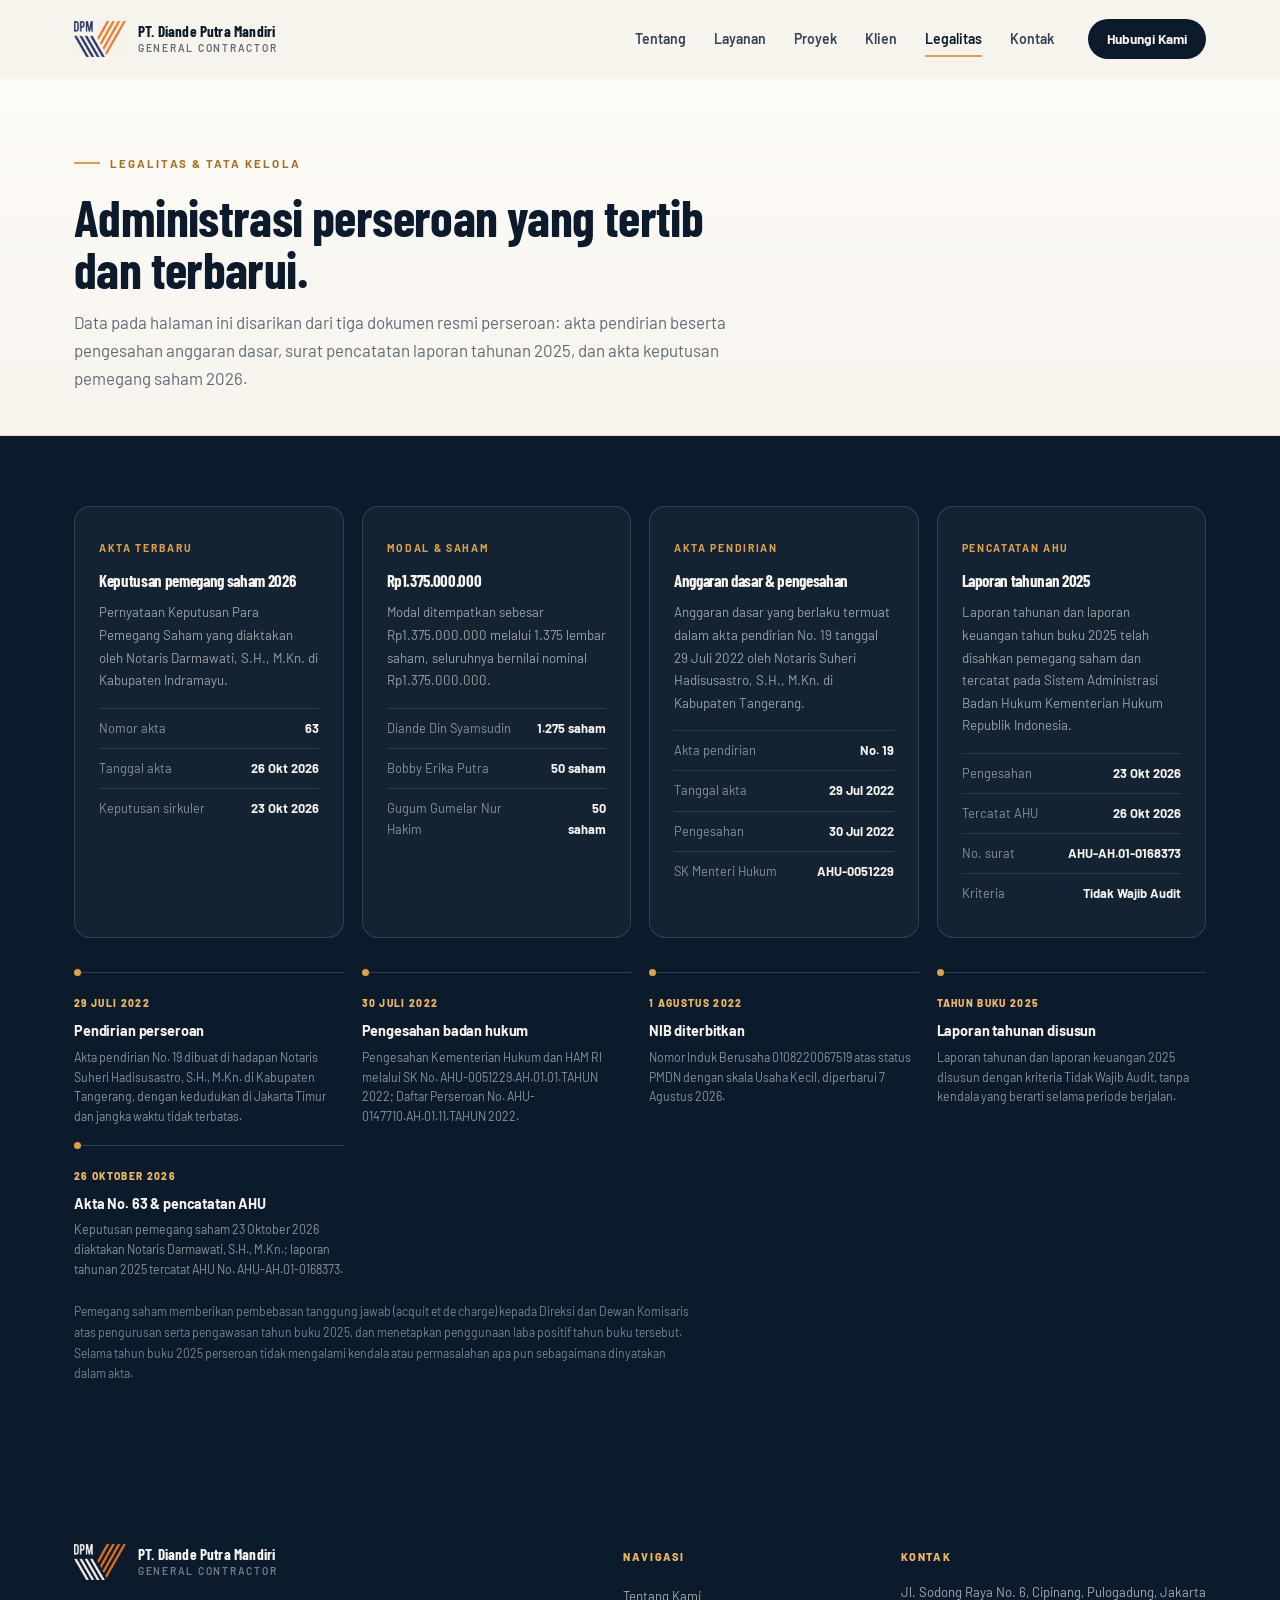
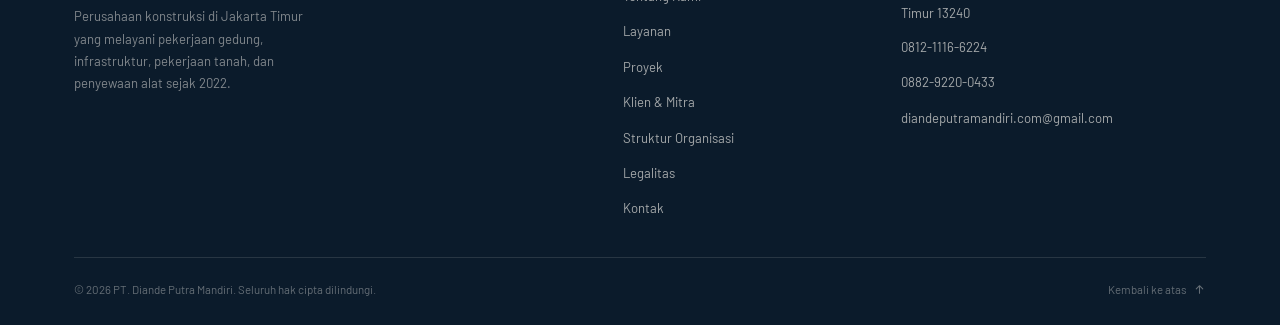
<file: legalitas/index.html>
<!DOCTYPE html>
<html lang="id">
<head>
  <meta charset="UTF-8">
  <meta name="viewport" content="width=device-width, initial-scale=1.0">
  <title>Legalitas & Tata Kelola — PT. Diande Putra Mandiri</title>
  <meta name="description" content="Akta pendirian, pengesahan badan hukum, NIB, komposisi modal, dan laporan tahunan PT. Diande Putra Mandiri.">
  <meta name="theme-color" content="#0b1b2b">
  <meta property="og:title" content="Legalitas & Tata Kelola — PT. Diande Putra Mandiri">
  <meta property="og:description" content="Akta pendirian, pengesahan badan hukum, NIB, komposisi modal, dan laporan tahunan PT. Diande Putra Mandiri.">
  <meta property="og:type" content="website">
  <link rel="icon" href="data:image/svg+xml,%3Csvg xmlns='http://www.w3.org/2000/svg' viewBox='0 0 64 64'%3E%3Crect width='64' height='64' rx='12' fill='%230b1b2b'/%3E%3Cpath d='M18 48V20l14-7 14 7v28' fill='none' stroke='%23e0a04a' stroke-width='4'/%3E%3Cpath d='M26 48V32h12v16' fill='none' stroke='%23f7f4ee' stroke-width='4'/%3E%3C/svg%3E">
  <link rel="preconnect" href="https://fonts.googleapis.com">
  <link rel="preconnect" href="https://fonts.gstatic.com" crossorigin>
  <link href="https://fonts.googleapis.com/css2?family=Barlow+Condensed:wght@600;700;800&family=Barlow:wght@400;500;600;700&display=swap" rel="stylesheet">
  <link rel="stylesheet" href="../assets/site.css">
  <script>document.documentElement.classList.add('js');</script>
</head>
<body>
  <a class="skip-link" href="#main">Lompat ke konten</a>

  <header class="site-header" id="site-header">
    <div class="container nav-wrap">
      <a class="brand" href="../" aria-label="PT. Diande Putra Mandiri — Beranda">
        <img class="brand-mark" src="../assets/logo-dpm.png" alt="" width="600" height="416">
        <span class="brand-text">
          <strong>PT. Diande Putra Mandiri</strong>
          <small>General Contractor</small>
        </span>
      </a>

      <button class="nav-toggle" id="nav-toggle" aria-expanded="false" aria-controls="primary-nav" aria-label="Buka menu navigasi">
        <span></span><span></span><span></span>
      </button>

      <nav class="nav" id="primary-nav" aria-label="Navigasi utama">
        <a class="nav-link" href="../tentang/">Tentang</a>
        <a class="nav-link" href="../layanan/">Layanan</a>
        <a class="nav-link" href="../proyek/">Proyek</a>
        <a class="nav-link" href="../klien/">Klien</a>
        <a class="nav-link is-active" href="../legalitas/" aria-current="page">Legalitas</a>
        <a class="nav-link" href="../kontak/">Kontak</a>
        <a class="btn btn--dark btn--sm" href="../kontak/">Hubungi Kami</a>
      </nav>
    </div>
  </header>

  <main id="main">

    <section class="page-head">
      <div class="container">
        <p class="eyebrow">Legalitas & Tata Kelola</p>
        <h1>Administrasi perseroan yang tertib dan terbarui.</h1>
        <p class="lead">Data pada halaman ini disarikan dari tiga dokumen resmi perseroan: akta pendirian beserta pengesahan anggaran dasar, surat pencatatan laporan tahunan 2025, dan akta keputusan pemegang saham 2026.</p>
      </div>
    </section>

    <section class="section legal" id="legalitas">
      <div class="container">

        <div class="legal-grid">
          <article class="legal-card">
            <span class="tag">Akta Terbaru</span>
            <h3>Keputusan pemegang saham 2026</h3>
            <p>Pernyataan Keputusan Para Pemegang Saham yang diaktakan oleh Notaris Darmawati, S.H., M.Kn. di Kabupaten Indramayu.</p>
            <dl>
              <div class="lrow"><dt>Nomor akta</dt><dd>63</dd></div>
              <div class="lrow"><dt>Tanggal akta</dt><dd>26 Okt 2026</dd></div>
              <div class="lrow"><dt>Keputusan sirkuler</dt><dd>23 Okt 2026</dd></div>
            </dl>
          </article>

          <article class="legal-card">
            <span class="tag">Modal &amp; Saham</span>
            <h3>Rp1.375.000.000</h3>
            <p>Modal ditempatkan sebesar Rp1.375.000.000 melalui 1.375 lembar saham, seluruhnya bernilai nominal Rp1.375.000.000.</p>
            <dl>
              <div class="lrow"><dt>Diande Din Syamsudin</dt><dd>1.275 saham</dd></div>
              <div class="lrow"><dt>Bobby Erika Putra</dt><dd>50 saham</dd></div>
              <div class="lrow"><dt>Gugum Gumelar Nur Hakim</dt><dd>50 saham</dd></div>
            </dl>
          </article>

          <article class="legal-card">
            <span class="tag">Akta Pendirian</span>
            <h3>Anggaran dasar &amp; pengesahan</h3>
            <p>Anggaran dasar yang berlaku termuat dalam akta pendirian No. 19 tanggal 29 Juli 2022 oleh Notaris Suheri Hadisusastro, S.H., M.Kn. di Kabupaten Tangerang.</p>
            <dl>
              <div class="lrow"><dt>Akta pendirian</dt><dd>No. 19</dd></div>
              <div class="lrow"><dt>Tanggal akta</dt><dd>29 Jul 2022</dd></div>
              <div class="lrow"><dt>Pengesahan</dt><dd>30 Jul 2022</dd></div>
              <div class="lrow"><dt>SK Menteri Hukum</dt><dd>AHU-0051229</dd></div>
            </dl>
          </article>

          <article class="legal-card">
            <span class="tag">Pencatatan AHU</span>
            <h3>Laporan tahunan 2025</h3>
            <p>Laporan tahunan dan laporan keuangan tahun buku 2025 telah disahkan pemegang saham dan tercatat pada Sistem Administrasi Badan Hukum Kementerian Hukum Republik Indonesia.</p>
            <dl>
              <div class="lrow"><dt>Pengesahan</dt><dd>23 Okt 2026</dd></div>
              <div class="lrow"><dt>Tercatat AHU</dt><dd>26 Okt 2026</dd></div>
              <div class="lrow"><dt>No. surat</dt><dd>AHU-AH.01-0168373</dd></div>
              <div class="lrow"><dt>Kriteria</dt><dd>Tidak Wajib Audit</dd></div>
            </dl>
          </article>
        </div>
        <ol class="legal-timeline">
          <li>
            <span class="lt-date">29 Juli 2022</span>
            <strong>Pendirian perseroan</strong>
            <p>Akta pendirian No. 19 dibuat di hadapan Notaris Suheri Hadisusastro, S.H., M.Kn. di Kabupaten Tangerang, dengan kedudukan di Jakarta Timur dan jangka waktu tidak terbatas.</p>
          </li>
          <li>
            <span class="lt-date">30 Juli 2022</span>
            <strong>Pengesahan badan hukum</strong>
            <p>Pengesahan Kementerian Hukum dan HAM RI melalui SK No. AHU-0051229.AH.01.01.TAHUN 2022; Daftar Perseroan No. AHU-0147710.AH.01.11.TAHUN 2022.</p>
          </li>
          <li>
            <span class="lt-date">1 Agustus 2022</span>
            <strong>NIB diterbitkan</strong>
            <p>Nomor Induk Berusaha 0108220067519 atas status PMDN dengan skala Usaha Kecil, diperbarui 7 Agustus 2026.</p>
          </li>
          <li>
            <span class="lt-date">Tahun buku 2025</span>
            <strong>Laporan tahunan disusun</strong>
            <p>Laporan tahunan dan laporan keuangan 2025 disusun dengan kriteria Tidak Wajib Audit, tanpa kendala yang berarti selama periode berjalan.</p>
          </li>
          <li>
            <span class="lt-date">26 Oktober 2026</span>
            <strong>Akta No. 63 &amp; pencatatan AHU</strong>
            <p>Keputusan pemegang saham 23 Oktober 2026 diaktakan Notaris Darmawati, S.H., M.Kn.; laporan tahunan 2025 tercatat AHU No. AHU-AH.01-0168373.</p>
          </li>
        </ol>
        <p class="legal-note">Pemegang saham memberikan pembebasan tanggung jawab (acquit et de charge) kepada Direksi dan Dewan Komisaris atas pengurusan serta pengawasan tahun buku 2025, dan menetapkan penggunaan laba positif tahun buku tersebut. Selama tahun buku 2025 perseroan tidak mengalami kendala atau permasalahan apa pun sebagaimana dinyatakan dalam akta.</p>
      </div>
    </section>

  </main>

  <footer class="site-footer">
    <div class="container">
      <div class="footer-grid">
        <div class="footer-brand">
          <a class="brand" href="../" aria-label="PT. Diande Putra Mandiri — Beranda">
            <img class="brand-mark" src="../assets/logo-dpm-light.png" alt="" width="600" height="416">
            <span class="brand-text">
              <strong>PT. Diande Putra Mandiri</strong>
              <small>General Contractor</small>
            </span>
          </a>
          <p>Perusahaan konstruksi di Jakarta Timur yang melayani pekerjaan gedung, infrastruktur, pekerjaan tanah, dan penyewaan alat sejak 2022.</p>
        </div>

        <div class="footer-col">
          <h4>Navigasi</h4>
          <ul>
            <li><a href="../tentang/">Tentang Kami</a></li>
            <li><a href="../layanan/">Layanan</a></li>
            <li><a href="../proyek/">Proyek</a></li>
            <li><a href="../klien/">Klien &amp; Mitra</a></li>
            <li><a href="../tentang/#struktur">Struktur Organisasi</a></li>
            <li><a href="../legalitas/">Legalitas</a></li>
            <li><a href="../kontak/">Kontak</a></li>
          </ul>
        </div>

        <div class="footer-col">
          <h4>Kontak</h4>
          <ul>
            <li><address>Jl. Sodong Raya No. 6, Cipinang, Pulogadung, Jakarta Timur 13240</address></li>
            <li><a href="tel:+6281211166224">0812-1116-6224</a></li>
            <li><a href="tel:+6288292200433">0882-9220-0433</a></li>
            <li><a href="mailto:diandeputramandiri.com@gmail.com">diandeputramandiri.com@gmail.com</a></li>
          </ul>
        </div>
      </div>

      <div class="footer-bottom">
        <span>© 2026 PT. Diande Putra Mandiri. Seluruh hak cipta dilindungi.</span>
        <a class="back-top" href="#main">
          Kembali ke atas
          <svg viewBox="0 0 24 24" fill="none" stroke="currentColor" stroke-width="2" stroke-linecap="round" stroke-linejoin="round" aria-hidden="true"><path d="M12 19V5M6 11l6-6 6 6"/></svg>
        </a>
      </div>
    </div>
  </footer>

  <script src="../assets/site.js"></script>
</body>
</html>
</file>
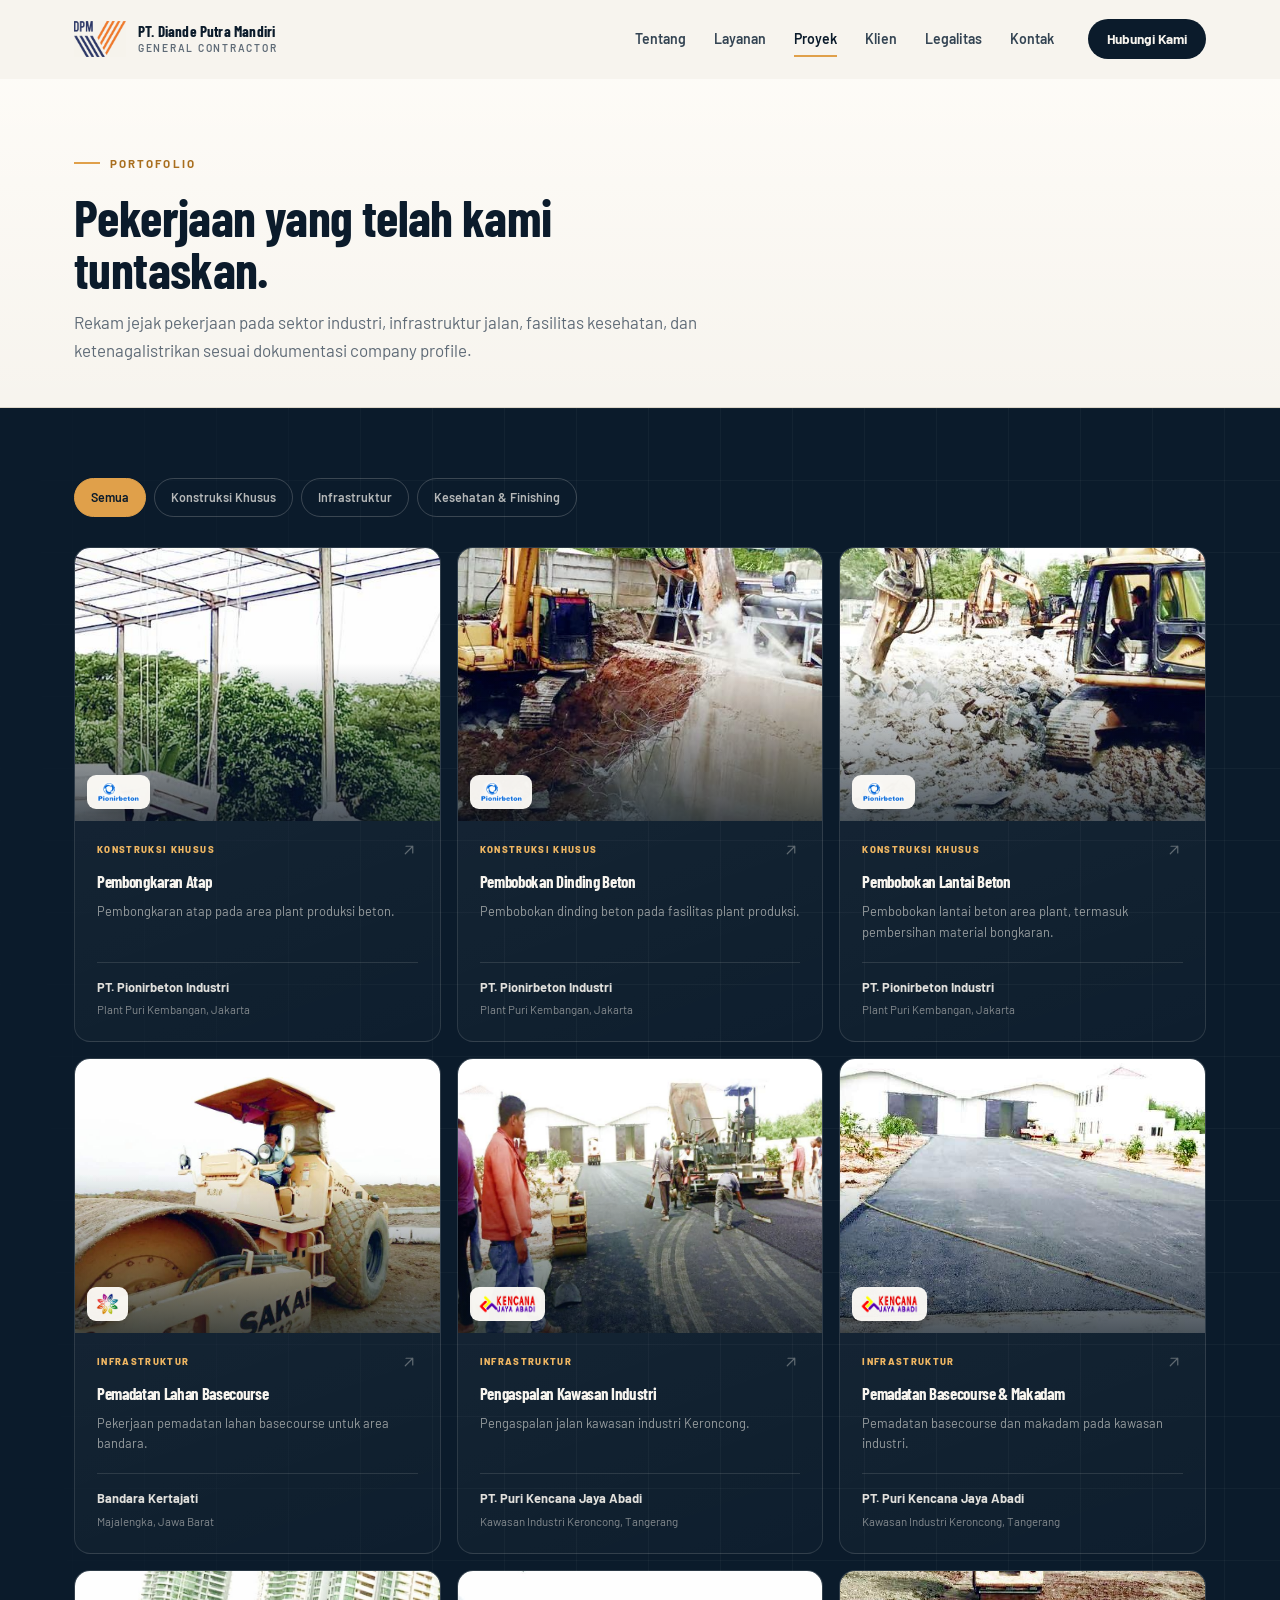
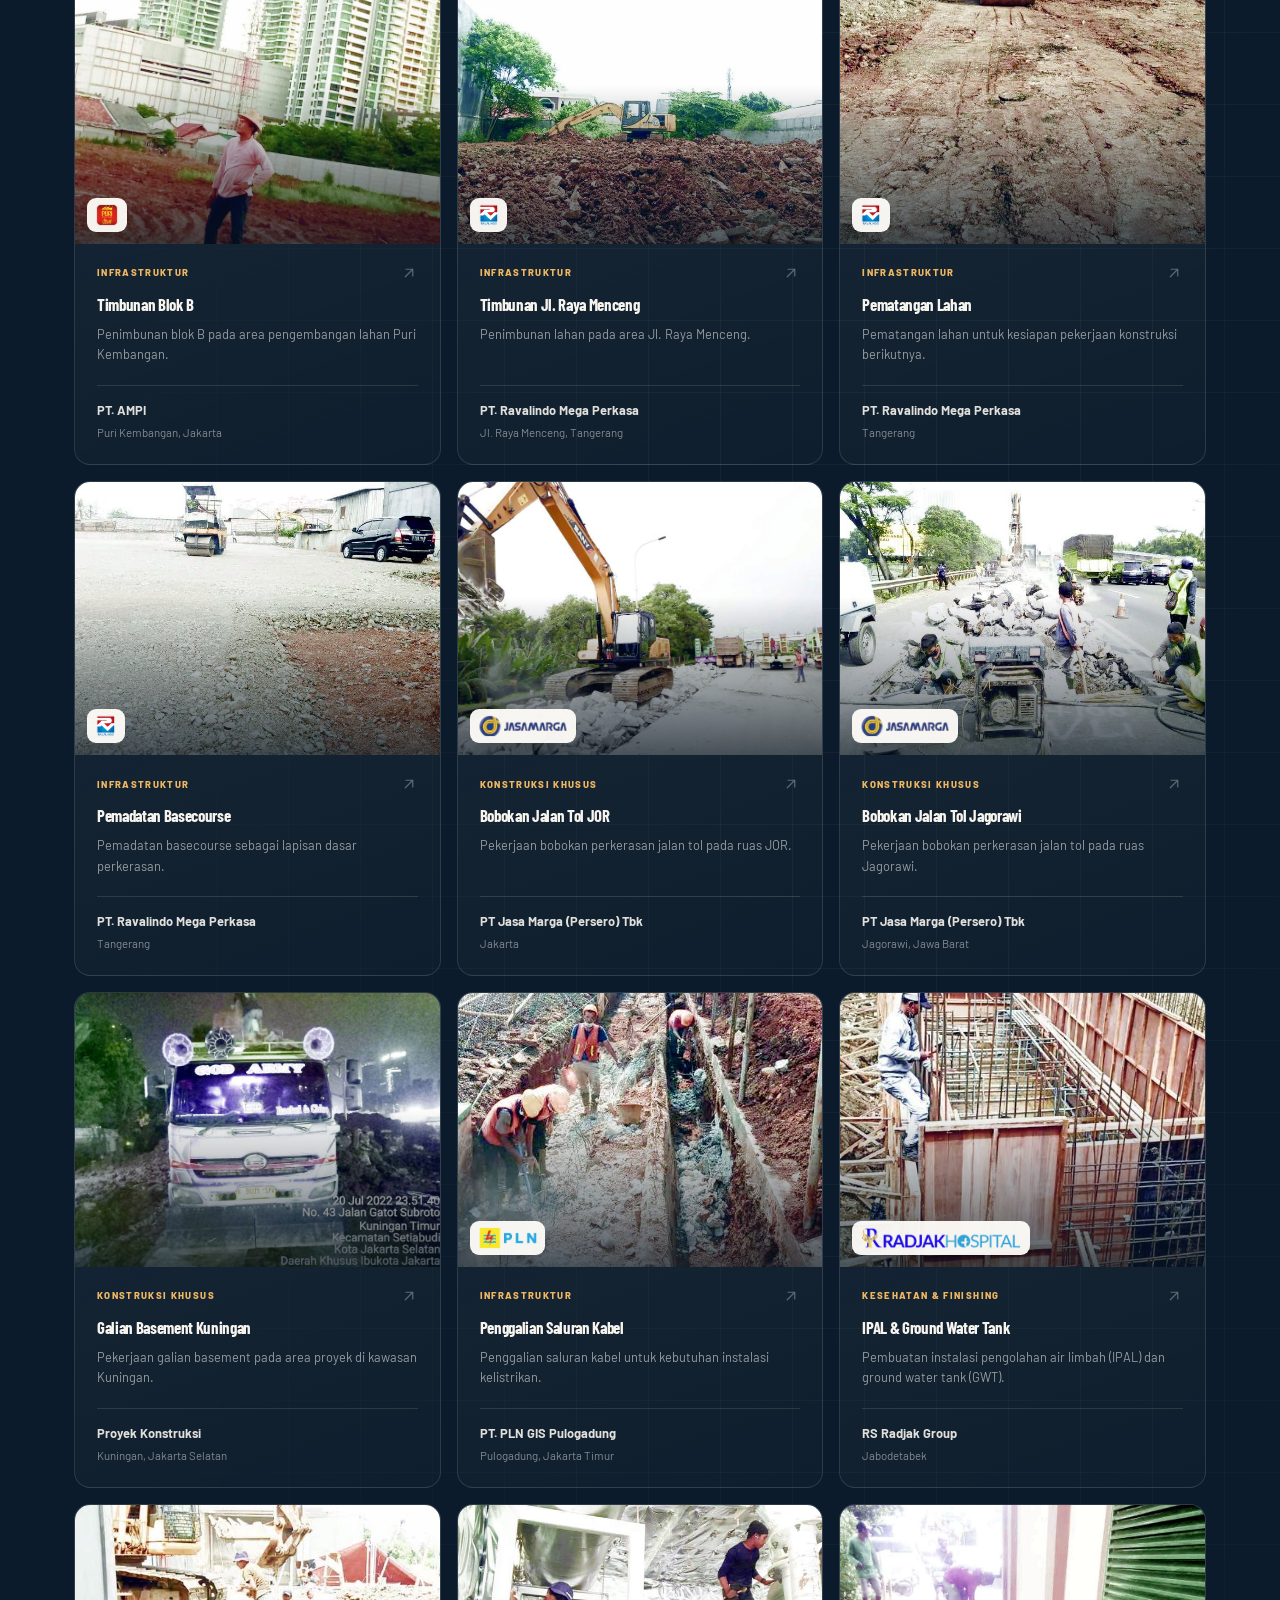
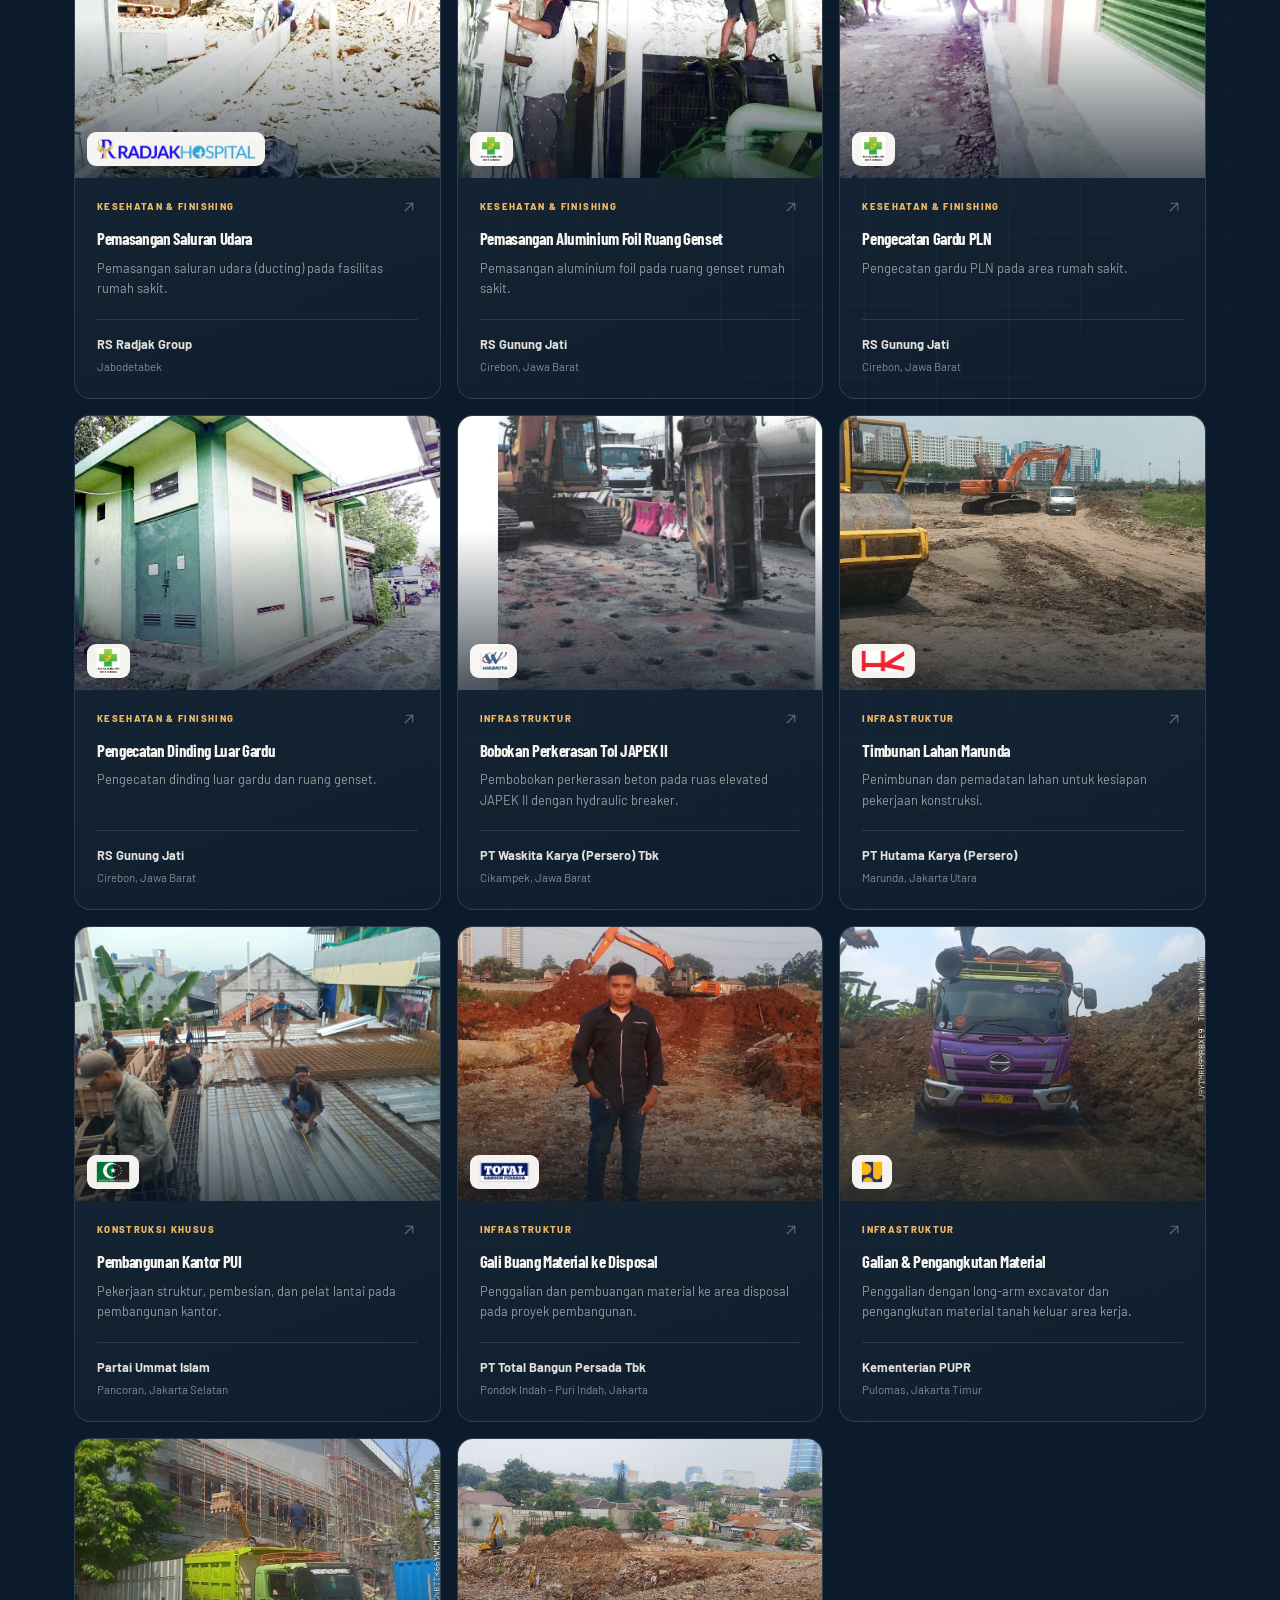
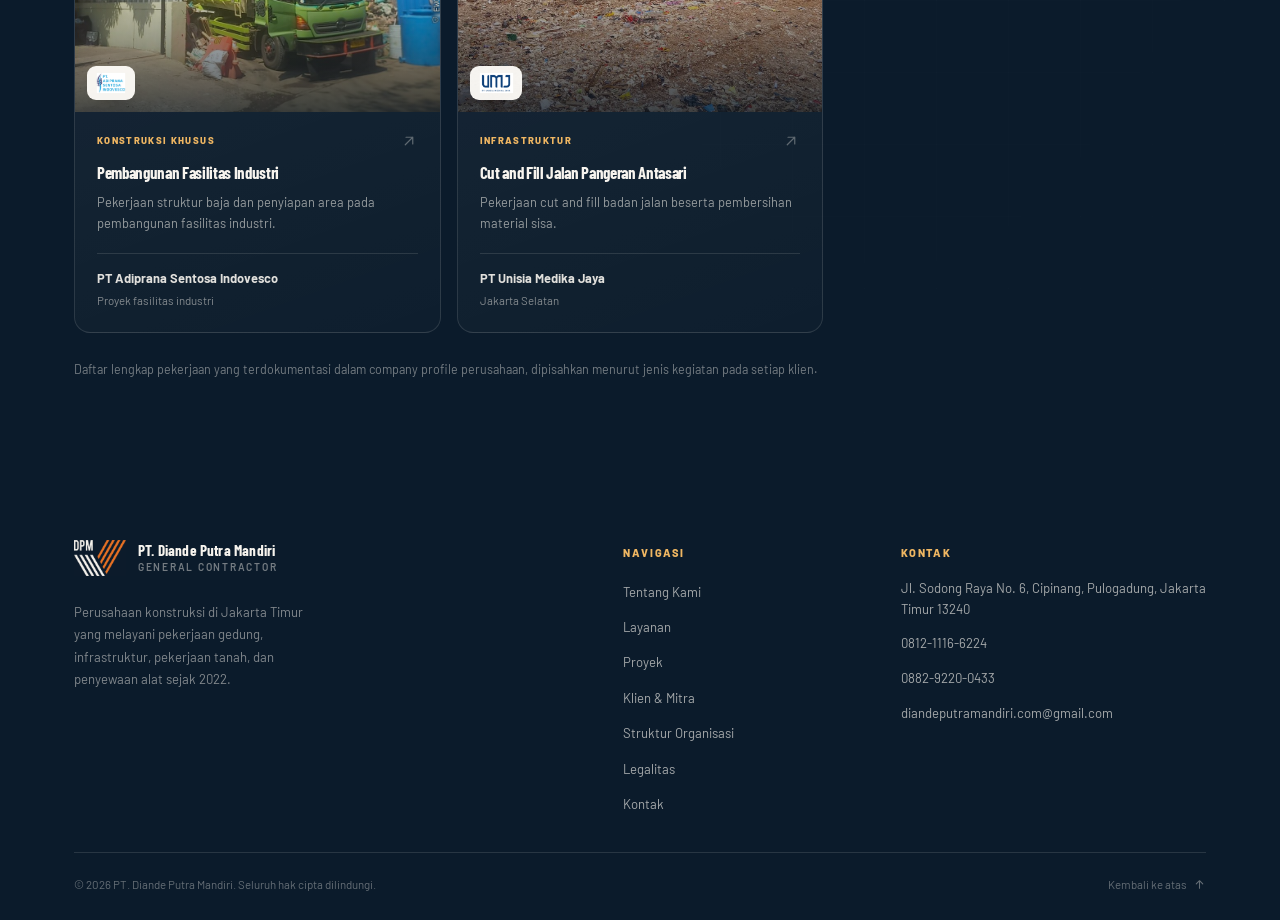
<file: proyek/index.html>
<!DOCTYPE html>
<html lang="id">
<head>
  <meta charset="UTF-8">
  <meta name="viewport" content="width=device-width, initial-scale=1.0">
  <title>Portofolio Proyek — PT. Diande Putra Mandiri</title>
  <meta name="description" content="Portofolio pekerjaan PT. Diande Putra Mandiri pada sektor industri, infrastruktur jalan, fasilitas kesehatan, dan ketenagalistrikan.">
  <meta name="theme-color" content="#0b1b2b">
  <meta property="og:title" content="Portofolio Proyek — PT. Diande Putra Mandiri">
  <meta property="og:description" content="Portofolio pekerjaan PT. Diande Putra Mandiri pada sektor industri, infrastruktur jalan, fasilitas kesehatan, dan ketenagalistrikan.">
  <meta property="og:type" content="website">
  <link rel="icon" href="data:image/svg+xml,%3Csvg xmlns='http://www.w3.org/2000/svg' viewBox='0 0 64 64'%3E%3Crect width='64' height='64' rx='12' fill='%230b1b2b'/%3E%3Cpath d='M18 48V20l14-7 14 7v28' fill='none' stroke='%23e0a04a' stroke-width='4'/%3E%3Cpath d='M26 48V32h12v16' fill='none' stroke='%23f7f4ee' stroke-width='4'/%3E%3C/svg%3E">
  <link rel="preconnect" href="https://fonts.googleapis.com">
  <link rel="preconnect" href="https://fonts.gstatic.com" crossorigin>
  <link href="https://fonts.googleapis.com/css2?family=Barlow+Condensed:wght@600;700;800&family=Barlow:wght@400;500;600;700&display=swap" rel="stylesheet">
  <link rel="stylesheet" href="../assets/site.css">
  <script>document.documentElement.classList.add('js');</script>
</head>
<body>
  <a class="skip-link" href="#main">Lompat ke konten</a>

  <header class="site-header" id="site-header">
    <div class="container nav-wrap">
      <a class="brand" href="../" aria-label="PT. Diande Putra Mandiri — Beranda">
        <img class="brand-mark" src="../assets/logo-dpm.png" alt="" width="600" height="416">
        <span class="brand-text">
          <strong>PT. Diande Putra Mandiri</strong>
          <small>General Contractor</small>
        </span>
      </a>

      <button class="nav-toggle" id="nav-toggle" aria-expanded="false" aria-controls="primary-nav" aria-label="Buka menu navigasi">
        <span></span><span></span><span></span>
      </button>

      <nav class="nav" id="primary-nav" aria-label="Navigasi utama">
        <a class="nav-link" href="../tentang/">Tentang</a>
        <a class="nav-link" href="../layanan/">Layanan</a>
        <a class="nav-link is-active" href="../proyek/" aria-current="page">Proyek</a>
        <a class="nav-link" href="../klien/">Klien</a>
        <a class="nav-link" href="../legalitas/">Legalitas</a>
        <a class="nav-link" href="../kontak/">Kontak</a>
        <a class="btn btn--dark btn--sm" href="../kontak/">Hubungi Kami</a>
      </nav>
    </div>
  </header>

  <main id="main">

    <section class="page-head">
      <div class="container">
        <p class="eyebrow">Portofolio</p>
        <h1>Pekerjaan yang telah kami tuntaskan.</h1>
        <p class="lead">Rekam jejak pekerjaan pada sektor industri, infrastruktur jalan, fasilitas kesehatan, dan ketenagalistrikan sesuai dokumentasi company profile.</p>
      </div>
    </section>

    <section class="section projects" id="proyek">
      <div class="container">

        <div class="filters" role="group" aria-label="Filter kategori proyek">
          <button class="filter is-active" type="button" data-filter="all" aria-pressed="true">Semua</button>
          <button class="filter" type="button" data-filter="khusus" aria-pressed="false">Konstruksi Khusus</button>
          <button class="filter" type="button" data-filter="infrastruktur" aria-pressed="false">Infrastruktur</button>
          <button class="filter" type="button" data-filter="kesehatan" aria-pressed="false">Kesehatan &amp; Finishing</button>
        </div>

        <div class="project-grid" id="project-grid">
          <article class="project" data-cat="khusus">
            <figure class="project-media">
              <img src="../assets/projects/pembongkaran-atap.jpg" alt="Pembongkaran Atap — PT. Pionirbeton Industri" loading="lazy" width="498" height="900">
              <span class="project-logo"><img src="../assets/clients/pionirbeton-t.png" alt="Logo PT Pionirbeton Industri" width="42" height="20" loading="lazy"></span>
            </figure>
            <div class="project-body">
              <div class="project-top">
                <span class="project-cat">Konstruksi Khusus</span>
                <svg viewBox="0 0 24 24" fill="none" stroke="currentColor" stroke-width="1.6" stroke-linecap="round" stroke-linejoin="round" aria-hidden="true"><path d="M7 17 17 7M8 7h9v9"/></svg>
              </div>
              <h3>Pembongkaran Atap</h3>
              <p>Pembongkaran atap pada area plant produksi beton.</p>
              <div class="project-foot">
                <strong>PT. Pionirbeton Industri</strong>
                <span>Plant Puri Kembangan, Jakarta</span>
              </div>
            </div>
          </article>

          <article class="project" data-cat="khusus">
            <figure class="project-media">
              <img src="../assets/projects/pembobokan-dinding-beton.jpg" alt="Pembobokan Dinding Beton — PT. Pionirbeton Industri" loading="lazy" width="466" height="900">
              <span class="project-logo"><img src="../assets/clients/pionirbeton-t.png" alt="Logo PT Pionirbeton Industri" width="42" height="20" loading="lazy"></span>
            </figure>
            <div class="project-body">
              <div class="project-top">
                <span class="project-cat">Konstruksi Khusus</span>
                <svg viewBox="0 0 24 24" fill="none" stroke="currentColor" stroke-width="1.6" stroke-linecap="round" stroke-linejoin="round" aria-hidden="true"><path d="M7 17 17 7M8 7h9v9"/></svg>
              </div>
              <h3>Pembobokan Dinding Beton</h3>
              <p>Pembobokan dinding beton pada fasilitas plant produksi.</p>
              <div class="project-foot">
                <strong>PT. Pionirbeton Industri</strong>
                <span>Plant Puri Kembangan, Jakarta</span>
              </div>
            </div>
          </article>

          <article class="project" data-cat="khusus">
            <figure class="project-media">
              <img src="../assets/projects/pembobokan-lantai-beton.jpg" alt="Pembobokan Lantai Beton — PT. Pionirbeton Industri" loading="lazy" width="474" height="900">
              <span class="project-logo"><img src="../assets/clients/pionirbeton-t.png" alt="Logo PT Pionirbeton Industri" width="42" height="20" loading="lazy"></span>
            </figure>
            <div class="project-body">
              <div class="project-top">
                <span class="project-cat">Konstruksi Khusus</span>
                <svg viewBox="0 0 24 24" fill="none" stroke="currentColor" stroke-width="1.6" stroke-linecap="round" stroke-linejoin="round" aria-hidden="true"><path d="M7 17 17 7M8 7h9v9"/></svg>
              </div>
              <h3>Pembobokan Lantai Beton</h3>
              <p>Pembobokan lantai beton area plant, termasuk pembersihan material bongkaran.</p>
              <div class="project-foot">
                <strong>PT. Pionirbeton Industri</strong>
                <span>Plant Puri Kembangan, Jakarta</span>
              </div>
            </div>
          </article>

          <article class="project" data-cat="infrastruktur">
            <figure class="project-media">
              <img src="../assets/projects/pemadatan-basecourse-bandara.jpg" alt="Pemadatan Lahan Basecourse — Bandara Kertajati" loading="lazy" width="900" height="675">
              <span class="project-logo"><img src="../assets/clients/bijb-t.png" alt="Logo PT BIJB Kertajati" width="21" height="20" loading="lazy"></span>
            </figure>
            <div class="project-body">
              <div class="project-top">
                <span class="project-cat">Infrastruktur</span>
                <svg viewBox="0 0 24 24" fill="none" stroke="currentColor" stroke-width="1.6" stroke-linecap="round" stroke-linejoin="round" aria-hidden="true"><path d="M7 17 17 7M8 7h9v9"/></svg>
              </div>
              <h3>Pemadatan Lahan Basecourse</h3>
              <p>Pekerjaan pemadatan lahan basecourse untuk area bandara.</p>
              <div class="project-foot">
                <strong>Bandara Kertajati</strong>
                <span>Majalengka, Jawa Barat</span>
              </div>
            </div>
          </article>

          <article class="project" data-cat="infrastruktur">
            <figure class="project-media">
              <img src="../assets/projects/pengaspalan-keroncong.jpg" alt="Pengaspalan Kawasan Industri — PT. Puri Kencana Jaya Abadi" loading="lazy" width="900" height="632">
              <span class="project-logo"><img src="../assets/clients/kencanajayaabadi-t.png" alt="PT Puri Kencana Jaya Abadi" width="55" height="20" loading="lazy"></span>
            </figure>
            <div class="project-body">
              <div class="project-top">
                <span class="project-cat">Infrastruktur</span>
                <svg viewBox="0 0 24 24" fill="none" stroke="currentColor" stroke-width="1.6" stroke-linecap="round" stroke-linejoin="round" aria-hidden="true"><path d="M7 17 17 7M8 7h9v9"/></svg>
              </div>
              <h3>Pengaspalan Kawasan Industri</h3>
              <p>Pengaspalan jalan kawasan industri Keroncong.</p>
              <div class="project-foot">
                <strong>PT. Puri Kencana Jaya Abadi</strong>
                <span>Kawasan Industri Keroncong, Tangerang</span>
              </div>
            </div>
          </article>

          <article class="project" data-cat="infrastruktur">
            <figure class="project-media">
              <img src="../assets/projects/pemadatan-makadam-keroncong.jpg" alt="Pemadatan Basecourse & Makadam — PT. Puri Kencana Jaya Abadi" loading="lazy" width="900" height="405">
              <span class="project-logo"><img src="../assets/clients/kencanajayaabadi-t.png" alt="PT Puri Kencana Jaya Abadi" width="55" height="20" loading="lazy"></span>
            </figure>
            <div class="project-body">
              <div class="project-top">
                <span class="project-cat">Infrastruktur</span>
                <svg viewBox="0 0 24 24" fill="none" stroke="currentColor" stroke-width="1.6" stroke-linecap="round" stroke-linejoin="round" aria-hidden="true"><path d="M7 17 17 7M8 7h9v9"/></svg>
              </div>
              <h3>Pemadatan Basecourse &amp; Makadam</h3>
              <p>Pemadatan basecourse dan makadam pada kawasan industri.</p>
              <div class="project-foot">
                <strong>PT. Puri Kencana Jaya Abadi</strong>
                <span>Kawasan Industri Keroncong, Tangerang</span>
              </div>
            </div>
          </article>

          <article class="project" data-cat="infrastruktur">
            <figure class="project-media">
              <img src="../assets/projects/timbunan-blok-b-ampi.jpg" alt="Timbunan Blok B — PT. AMPI" loading="lazy" width="815" height="900">
              <span class="project-logo"><img src="../assets/clients/ampi-t.png" alt="Logo PT AMPI — Puri Indah" width="20" height="20" loading="lazy"></span>
            </figure>
            <div class="project-body">
              <div class="project-top">
                <span class="project-cat">Infrastruktur</span>
                <svg viewBox="0 0 24 24" fill="none" stroke="currentColor" stroke-width="1.6" stroke-linecap="round" stroke-linejoin="round" aria-hidden="true"><path d="M7 17 17 7M8 7h9v9"/></svg>
              </div>
              <h3>Timbunan Blok B</h3>
              <p>Penimbunan blok B pada area pengembangan lahan Puri Kembangan.</p>
              <div class="project-foot">
                <strong>PT. AMPI</strong>
                <span>Puri Kembangan, Jakarta</span>
              </div>
            </div>
          </article>

          <article class="project" data-cat="infrastruktur">
            <figure class="project-media">
              <img src="../assets/projects/timbunan-raya-menceng.jpg" alt="Timbunan Jl. Raya Menceng — PT. Ravalindo Mega Perkasa" loading="lazy" width="900" height="506">
              <span class="project-logo"><img src="../assets/clients/ravalindo-t.png" alt="Logo PT Ravalindo Megah Perkasa" width="18" height="20" loading="lazy"></span>
            </figure>
            <div class="project-body">
              <div class="project-top">
                <span class="project-cat">Infrastruktur</span>
                <svg viewBox="0 0 24 24" fill="none" stroke="currentColor" stroke-width="1.6" stroke-linecap="round" stroke-linejoin="round" aria-hidden="true"><path d="M7 17 17 7M8 7h9v9"/></svg>
              </div>
              <h3>Timbunan Jl. Raya Menceng</h3>
              <p>Penimbunan lahan pada area Jl. Raya Menceng.</p>
              <div class="project-foot">
                <strong>PT. Ravalindo Mega Perkasa</strong>
                <span>Jl. Raya Menceng, Tangerang</span>
              </div>
            </div>
          </article>

          <article class="project" data-cat="infrastruktur">
            <figure class="project-media">
              <img src="../assets/projects/pematangan-lahan.jpg" alt="Pematangan Lahan — PT. Ravalindo Mega Perkasa" loading="lazy" width="600" height="900">
              <span class="project-logo"><img src="../assets/clients/ravalindo-t.png" alt="Logo PT Ravalindo Megah Perkasa" width="18" height="20" loading="lazy"></span>
            </figure>
            <div class="project-body">
              <div class="project-top">
                <span class="project-cat">Infrastruktur</span>
                <svg viewBox="0 0 24 24" fill="none" stroke="currentColor" stroke-width="1.6" stroke-linecap="round" stroke-linejoin="round" aria-hidden="true"><path d="M7 17 17 7M8 7h9v9"/></svg>
              </div>
              <h3>Pematangan Lahan</h3>
              <p>Pematangan lahan untuk kesiapan pekerjaan konstruksi berikutnya.</p>
              <div class="project-foot">
                <strong>PT. Ravalindo Mega Perkasa</strong>
                <span>Tangerang</span>
              </div>
            </div>
          </article>

          <article class="project" data-cat="infrastruktur">
            <figure class="project-media">
              <img src="../assets/projects/pemadatan-basecourse.jpg" alt="Pemadatan Basecourse — PT. Ravalindo Mega Perkasa" loading="lazy" width="900" height="506">
              <span class="project-logo"><img src="../assets/clients/ravalindo-t.png" alt="Logo PT Ravalindo Megah Perkasa" width="18" height="20" loading="lazy"></span>
            </figure>
            <div class="project-body">
              <div class="project-top">
                <span class="project-cat">Infrastruktur</span>
                <svg viewBox="0 0 24 24" fill="none" stroke="currentColor" stroke-width="1.6" stroke-linecap="round" stroke-linejoin="round" aria-hidden="true"><path d="M7 17 17 7M8 7h9v9"/></svg>
              </div>
              <h3>Pemadatan Basecourse</h3>
              <p>Pemadatan basecourse sebagai lapisan dasar perkerasan.</p>
              <div class="project-foot">
                <strong>PT. Ravalindo Mega Perkasa</strong>
                <span>Tangerang</span>
              </div>
            </div>
          </article>

          <article class="project" data-cat="khusus">
            <figure class="project-media">
              <img src="../assets/projects/bobokan-tol-jor.jpg" alt="Bobokan Jalan Tol JOR — PT Jasa Marga (Persero) Tbk" loading="lazy" width="900" height="675">
              <span class="project-logo"><img src="../assets/clients/jasamarga-t.png" alt="Logo PT Jasa Marga (Persero) Tbk" width="86" height="20" loading="lazy"></span>
            </figure>
            <div class="project-body">
              <div class="project-top">
                <span class="project-cat">Konstruksi Khusus</span>
                <svg viewBox="0 0 24 24" fill="none" stroke="currentColor" stroke-width="1.6" stroke-linecap="round" stroke-linejoin="round" aria-hidden="true"><path d="M7 17 17 7M8 7h9v9"/></svg>
              </div>
              <h3>Bobokan Jalan Tol JOR</h3>
              <p>Pekerjaan bobokan perkerasan jalan tol pada ruas JOR.</p>
              <div class="project-foot">
                <strong>PT Jasa Marga (Persero) Tbk</strong>
                <span>Jakarta</span>
              </div>
            </div>
          </article>

          <article class="project" data-cat="khusus">
            <figure class="project-media">
              <img src="../assets/projects/bobokan-tol-jagorawi.jpg" alt="Bobokan Jalan Tol Jagorawi — PT Jasa Marga (Persero) Tbk" loading="lazy" width="900" height="506">
              <span class="project-logo"><img src="../assets/clients/jasamarga-t.png" alt="Logo PT Jasa Marga (Persero) Tbk" width="86" height="20" loading="lazy"></span>
            </figure>
            <div class="project-body">
              <div class="project-top">
                <span class="project-cat">Konstruksi Khusus</span>
                <svg viewBox="0 0 24 24" fill="none" stroke="currentColor" stroke-width="1.6" stroke-linecap="round" stroke-linejoin="round" aria-hidden="true"><path d="M7 17 17 7M8 7h9v9"/></svg>
              </div>
              <h3>Bobokan Jalan Tol Jagorawi</h3>
              <p>Pekerjaan bobokan perkerasan jalan tol pada ruas Jagorawi.</p>
              <div class="project-foot">
                <strong>PT Jasa Marga (Persero) Tbk</strong>
                <span>Jagorawi, Jawa Barat</span>
              </div>
            </div>
          </article>

          <article class="project" data-cat="khusus">
            <figure class="project-media">
              <img src="../assets/projects/galian-basement-kuningan.jpg" alt="Galian Basement Kuningan — Proyek Konstruksi" loading="lazy" width="900" height="675">
            </figure>
            <div class="project-body">
              <div class="project-top">
                <span class="project-cat">Konstruksi Khusus</span>
                <svg viewBox="0 0 24 24" fill="none" stroke="currentColor" stroke-width="1.6" stroke-linecap="round" stroke-linejoin="round" aria-hidden="true"><path d="M7 17 17 7M8 7h9v9"/></svg>
              </div>
              <h3>Galian Basement Kuningan</h3>
              <p>Pekerjaan galian basement pada area proyek di kawasan Kuningan.</p>
              <div class="project-foot">
                <strong>Proyek Konstruksi</strong>
                <span>Kuningan, Jakarta Selatan</span>
              </div>
            </div>
          </article>

          <article class="project" data-cat="infrastruktur">
            <figure class="project-media">
              <img src="../assets/projects/penggalian-saluran-kabel.jpg" alt="Penggalian Saluran Kabel — PT. PLN GIS Pulogadung" loading="lazy" width="501" height="900">
              <span class="project-logo"><img src="../assets/clients/pln-t.png" alt="Logo PT PLN (Persero)" width="56" height="20" loading="lazy"></span>
            </figure>
            <div class="project-body">
              <div class="project-top">
                <span class="project-cat">Infrastruktur</span>
                <svg viewBox="0 0 24 24" fill="none" stroke="currentColor" stroke-width="1.6" stroke-linecap="round" stroke-linejoin="round" aria-hidden="true"><path d="M7 17 17 7M8 7h9v9"/></svg>
              </div>
              <h3>Penggalian Saluran Kabel</h3>
              <p>Penggalian saluran kabel untuk kebutuhan instalasi kelistrikan.</p>
              <div class="project-foot">
                <strong>PT. PLN GIS Pulogadung</strong>
                <span>Pulogadung, Jakarta Timur</span>
              </div>
            </div>
          </article>

          <article class="project" data-cat="kesehatan">
            <figure class="project-media">
              <img src="../assets/projects/ipal-gwt.jpg" alt="IPAL & Ground Water Tank — RS Radjak Group" loading="lazy" width="473" height="900">
              <span class="project-logo"><img src="../assets/clients/radjak-t.png" alt="Logo Radjak Hospital Group" width="158" height="20" loading="lazy"></span>
            </figure>
            <div class="project-body">
              <div class="project-top">
                <span class="project-cat">Kesehatan & Finishing</span>
                <svg viewBox="0 0 24 24" fill="none" stroke="currentColor" stroke-width="1.6" stroke-linecap="round" stroke-linejoin="round" aria-hidden="true"><path d="M7 17 17 7M8 7h9v9"/></svg>
              </div>
              <h3>IPAL &amp; Ground Water Tank</h3>
              <p>Pembuatan instalasi pengolahan air limbah (IPAL) dan ground water tank (GWT).</p>
              <div class="project-foot">
                <strong>RS Radjak Group</strong>
                <span>Jabodetabek</span>
              </div>
            </div>
          </article>

          <article class="project" data-cat="kesehatan">
            <figure class="project-media">
              <img src="../assets/projects/saluran-udara.jpg" alt="Pemasangan Saluran Udara — RS Radjak Group" loading="lazy" width="505" height="900">
              <span class="project-logo"><img src="../assets/clients/radjak-t.png" alt="Logo Radjak Hospital Group" width="158" height="20" loading="lazy"></span>
            </figure>
            <div class="project-body">
              <div class="project-top">
                <span class="project-cat">Kesehatan & Finishing</span>
                <svg viewBox="0 0 24 24" fill="none" stroke="currentColor" stroke-width="1.6" stroke-linecap="round" stroke-linejoin="round" aria-hidden="true"><path d="M7 17 17 7M8 7h9v9"/></svg>
              </div>
              <h3>Pemasangan Saluran Udara</h3>
              <p>Pemasangan saluran udara (ducting) pada fasilitas rumah sakit.</p>
              <div class="project-foot">
                <strong>RS Radjak Group</strong>
                <span>Jabodetabek</span>
              </div>
            </div>
          </article>

          <article class="project" data-cat="kesehatan">
            <figure class="project-media">
              <img src="../assets/projects/aluminium-foil-genset.jpg" alt="Pemasangan Aluminium Foil Ruang Genset — RS Gunung Jati" loading="lazy" width="675" height="900">
              <span class="project-logo"><img src="../assets/clients/cirebon-t.png" alt="RSD Gunung Jati" class="sq" width="23" height="26" loading="lazy"></span>
            </figure>
            <div class="project-body">
              <div class="project-top">
                <span class="project-cat">Kesehatan & Finishing</span>
                <svg viewBox="0 0 24 24" fill="none" stroke="currentColor" stroke-width="1.6" stroke-linecap="round" stroke-linejoin="round" aria-hidden="true"><path d="M7 17 17 7M8 7h9v9"/></svg>
              </div>
              <h3>Pemasangan Aluminium Foil Ruang Genset</h3>
              <p>Pemasangan aluminium foil pada ruang genset rumah sakit.</p>
              <div class="project-foot">
                <strong>RS Gunung Jati</strong>
                <span>Cirebon, Jawa Barat</span>
              </div>
            </div>
          </article>

          <article class="project" data-cat="kesehatan">
            <figure class="project-media">
              <img src="../assets/projects/pengecatan-gardu-pln.jpg" alt="Pengecatan Gardu PLN — RS Gunung Jati" loading="lazy" width="900" height="658">
              <span class="project-logo"><img src="../assets/clients/cirebon-t.png" alt="RSD Gunung Jati" class="sq" width="23" height="26" loading="lazy"></span>
            </figure>
            <div class="project-body">
              <div class="project-top">
                <span class="project-cat">Kesehatan & Finishing</span>
                <svg viewBox="0 0 24 24" fill="none" stroke="currentColor" stroke-width="1.6" stroke-linecap="round" stroke-linejoin="round" aria-hidden="true"><path d="M7 17 17 7M8 7h9v9"/></svg>
              </div>
              <h3>Pengecatan Gardu PLN</h3>
              <p>Pengecatan gardu PLN pada area rumah sakit.</p>
              <div class="project-foot">
                <strong>RS Gunung Jati</strong>
                <span>Cirebon, Jawa Barat</span>
              </div>
            </div>
          </article>

          <article class="project" data-cat="kesehatan">
            <figure class="project-media">
              <img src="../assets/projects/pengecatan-dinding-gardu.jpg" alt="Pengecatan Dinding Luar Gardu — RS Gunung Jati" loading="lazy" width="900" height="675">
              <span class="project-logo"><img src="../assets/clients/cirebon-t.png" alt="RSD Gunung Jati" class="sq" width="23" height="26" loading="lazy"></span>
            </figure>
            <div class="project-body">
              <div class="project-top">
                <span class="project-cat">Kesehatan & Finishing</span>
                <svg viewBox="0 0 24 24" fill="none" stroke="currentColor" stroke-width="1.6" stroke-linecap="round" stroke-linejoin="round" aria-hidden="true"><path d="M7 17 17 7M8 7h9v9"/></svg>
              </div>
              <h3>Pengecatan Dinding Luar Gardu</h3>
              <p>Pengecatan dinding luar gardu dan ruang genset.</p>
              <div class="project-foot">
                <strong>RS Gunung Jati</strong>
                <span>Cirebon, Jawa Barat</span>
              </div>
            </div>
          </article>

          <article class="project" data-cat="infrastruktur">
            <figure class="project-media">
              <img src="../assets/projects/waskita-japek-elevated.jpg" alt="Bobokan Perkerasan Tol JAPEK II — PT Waskita Karya (Persero) Tbk" loading="lazy" width="900" height="1200">
              <span class="project-logo"><img src="../assets/clients/waskita-t.png" alt="Logo PT Waskita Karya (Persero) Tbk" height="20" loading="lazy"></span>
            </figure>
            <div class="project-body">
              <div class="project-top">
                <span class="project-cat">Infrastruktur</span>
                <svg viewBox="0 0 24 24" fill="none" stroke="currentColor" stroke-width="1.6" stroke-linecap="round" stroke-linejoin="round" aria-hidden="true"><path d="M7 17 17 7M8 7h9v9"/></svg>
              </div>
              <h3>Bobokan Perkerasan Tol JAPEK II</h3>
              <p>Pembobokan perkerasan beton pada ruas elevated JAPEK II dengan hydraulic breaker.</p>
              <div class="project-foot">
                <strong>PT Waskita Karya (Persero) Tbk</strong>
                <span>Cikampek, Jawa Barat</span>
              </div>
            </div>
          </article>

          <article class="project" data-cat="infrastruktur">
            <figure class="project-media">
              <img src="../assets/projects/hutama-timbunan-marunda.jpg" alt="Timbunan Lahan Marunda — PT Hutama Karya (Persero)" loading="lazy" width="900" height="1200">
              <span class="project-logo"><img src="../assets/clients/hutamakarya-t.png" alt="Logo PT Hutama Karya (Persero)" width="42" height="20" loading="lazy"></span>
            </figure>
            <div class="project-body">
              <div class="project-top">
                <span class="project-cat">Infrastruktur</span>
                <svg viewBox="0 0 24 24" fill="none" stroke="currentColor" stroke-width="1.6" stroke-linecap="round" stroke-linejoin="round" aria-hidden="true"><path d="M7 17 17 7M8 7h9v9"/></svg>
              </div>
              <h3>Timbunan Lahan Marunda</h3>
              <p>Penimbunan dan pemadatan lahan untuk kesiapan pekerjaan konstruksi.</p>
              <div class="project-foot">
                <strong>PT Hutama Karya (Persero)</strong>
                <span>Marunda, Jakarta Utara</span>
              </div>
            </div>
          </article>

          <article class="project" data-cat="khusus">
            <figure class="project-media">
              <img src="../assets/projects/pui-pancoran-struktur.jpg" alt="Pembangunan Kantor PUI Pancoran — Partai Ummat Islam" loading="lazy" width="1200" height="900">
              <span class="project-logo"><img src="../assets/clients/pui-t.png" alt="Logo Partai Ummat Islam" width="32" height="20" loading="lazy"></span>
            </figure>
            <div class="project-body">
              <div class="project-top">
                <span class="project-cat">Konstruksi Khusus</span>
                <svg viewBox="0 0 24 24" fill="none" stroke="currentColor" stroke-width="1.6" stroke-linecap="round" stroke-linejoin="round" aria-hidden="true"><path d="M7 17 17 7M8 7h9v9"/></svg>
              </div>
              <h3>Pembangunan Kantor PUI</h3>
              <p>Pekerjaan struktur, pembesian, dan pelat lantai pada pembangunan kantor.</p>
              <div class="project-foot">
                <strong>Partai Ummat Islam</strong>
                <span>Pancoran, Jakarta Selatan</span>
              </div>
            </div>
          </article>

          <article class="project" data-cat="infrastruktur">
            <figure class="project-media">
              <img src="../assets/projects/total-banggun-disposal-puri-indah.jpg" alt="Gali Buang Material ke Disposal — PT Total Bangun Persada Tbk" loading="lazy" width="900" height="1200">
              <span class="project-logo"><img src="../assets/clients/totalbp-t.png" alt="Logo PT Total Bangun Persada Tbk" width="104" height="20" loading="lazy"></span>
            </figure>
            <div class="project-body">
              <div class="project-top">
                <span class="project-cat">Infrastruktur</span>
                <svg viewBox="0 0 24 24" fill="none" stroke="currentColor" stroke-width="1.6" stroke-linecap="round" stroke-linejoin="round" aria-hidden="true"><path d="M7 17 17 7M8 7h9v9"/></svg>
              </div>
              <h3>Gali Buang Material ke Disposal</h3>
              <p>Penggalian dan pembuangan material ke area disposal pada proyek pembangunan.</p>
              <div class="project-foot">
                <strong>PT Total Bangun Persada Tbk</strong>
                <span>Pondok Indah – Puri Indah, Jakarta</span>
              </div>
            </div>
          </article>

          <article class="project" data-cat="infrastruktur">
            <figure class="project-media">
              <img src="../assets/projects/pupr-pulomas-galian.jpg" alt="Galian dan Pengangkutan Material — Kementerian PUPR Pulomas" loading="lazy" width="900" height="1200">
              <span class="project-logo"><img src="../assets/clients/pupr-mark.png" alt="Logo Kementerian Pekerjaan Umum" width="20" height="20" loading="lazy"></span>
            </figure>
            <div class="project-body">
              <div class="project-top">
                <span class="project-cat">Infrastruktur</span>
                <svg viewBox="0 0 24 24" fill="none" stroke="currentColor" stroke-width="1.6" stroke-linecap="round" stroke-linejoin="round" aria-hidden="true"><path d="M7 17 17 7M8 7h9v9"/></svg>
              </div>
              <h3>Galian &amp; Pengangkutan Material</h3>
              <p>Penggalian dengan long-arm excavator dan pengangkutan material tanah keluar area kerja.</p>
              <div class="project-foot">
                <strong>Kementerian PUPR</strong>
                <span>Pulomas, Jakarta Timur</span>
              </div>
            </div>
          </article>

          <article class="project" data-cat="khusus">
            <figure class="project-media">
              <img src="../assets/projects/adiparna-gudang-baja.jpg" alt="Pembangunan Fasilitas Industri — PT Adiprana Sentosa Indovesco" loading="lazy" width="900" height="1200">
              <span class="project-logo"><img src="../assets/clients/adiparna-t.png" alt="Logo PT Adiprana Sentosa Indovesco" width="28" height="20" loading="lazy"></span>
            </figure>
            <div class="project-body">
              <div class="project-top">
                <span class="project-cat">Konstruksi Khusus</span>
                <svg viewBox="0 0 24 24" fill="none" stroke="currentColor" stroke-width="1.6" stroke-linecap="round" stroke-linejoin="round" aria-hidden="true"><path d="M7 17 17 7M8 7h9v9"/></svg>
              </div>
              <h3>Pembangunan Fasilitas Industri</h3>
              <p>Pekerjaan struktur baja dan penyiapan area pada pembangunan fasilitas industri.</p>
              <div class="project-foot">
                <strong>PT Adiprana Sentosa Indovesco</strong>
                <span>Proyek fasilitas industri</span>
              </div>
            </div>
          </article>

          <article class="project" data-cat="infrastruktur">
            <figure class="project-media">
              <img src="../assets/projects/unisia-cut-fill-antasari.jpg" alt="Cut and Fill Jalan Pangeran Antasari — PT Unisia Medika Jaya" loading="lazy" width="1200" height="900">
              <span class="project-logo"><img src="../assets/clients/unisia-t.png" alt="Logo PT Unisia Medika Jaya" height="20" loading="lazy"></span>
            </figure>
            <div class="project-body">
              <div class="project-top">
                <span class="project-cat">Infrastruktur</span>
                <svg viewBox="0 0 24 24" fill="none" stroke="currentColor" stroke-width="1.6" stroke-linecap="round" stroke-linejoin="round" aria-hidden="true"><path d="M7 17 17 7M8 7h9v9"/></svg>
              </div>
              <h3>Cut and Fill Jalan Pangeran Antasari</h3>
              <p>Pekerjaan cut and fill badan jalan beserta pembersihan material sisa.</p>
              <div class="project-foot">
                <strong>PT Unisia Medika Jaya</strong>
                <span>Jakarta Selatan</span>
              </div>
            </div>
          </article>
        </div>

        <p class="project-note">Daftar lengkap pekerjaan yang terdokumentasi dalam company profile perusahaan, dipisahkan menurut jenis kegiatan pada setiap klien.</p>
      </div>
    </section>

  </main>

  <footer class="site-footer">
    <div class="container">
      <div class="footer-grid">
        <div class="footer-brand">
          <a class="brand" href="../" aria-label="PT. Diande Putra Mandiri — Beranda">
            <img class="brand-mark" src="../assets/logo-dpm-light.png" alt="" width="600" height="416">
            <span class="brand-text">
              <strong>PT. Diande Putra Mandiri</strong>
              <small>General Contractor</small>
            </span>
          </a>
          <p>Perusahaan konstruksi di Jakarta Timur yang melayani pekerjaan gedung, infrastruktur, pekerjaan tanah, dan penyewaan alat sejak 2022.</p>
        </div>

        <div class="footer-col">
          <h4>Navigasi</h4>
          <ul>
            <li><a href="../tentang/">Tentang Kami</a></li>
            <li><a href="../layanan/">Layanan</a></li>
            <li><a href="../proyek/">Proyek</a></li>
            <li><a href="../klien/">Klien &amp; Mitra</a></li>
            <li><a href="../tentang/#struktur">Struktur Organisasi</a></li>
            <li><a href="../legalitas/">Legalitas</a></li>
            <li><a href="../kontak/">Kontak</a></li>
          </ul>
        </div>

        <div class="footer-col">
          <h4>Kontak</h4>
          <ul>
            <li><address>Jl. Sodong Raya No. 6, Cipinang, Pulogadung, Jakarta Timur 13240</address></li>
            <li><a href="tel:+6281211166224">0812-1116-6224</a></li>
            <li><a href="tel:+6288292200433">0882-9220-0433</a></li>
            <li><a href="mailto:diandeputramandiri.com@gmail.com">diandeputramandiri.com@gmail.com</a></li>
          </ul>
        </div>
      </div>

      <div class="footer-bottom">
        <span>© 2026 PT. Diande Putra Mandiri. Seluruh hak cipta dilindungi.</span>
        <a class="back-top" href="#main">
          Kembali ke atas
          <svg viewBox="0 0 24 24" fill="none" stroke="currentColor" stroke-width="2" stroke-linecap="round" stroke-linejoin="round" aria-hidden="true"><path d="M12 19V5M6 11l6-6 6 6"/></svg>
        </a>
      </div>
    </div>
  </footer>

  <script src="../assets/site.js"></script>
</body>
</html>
</file>
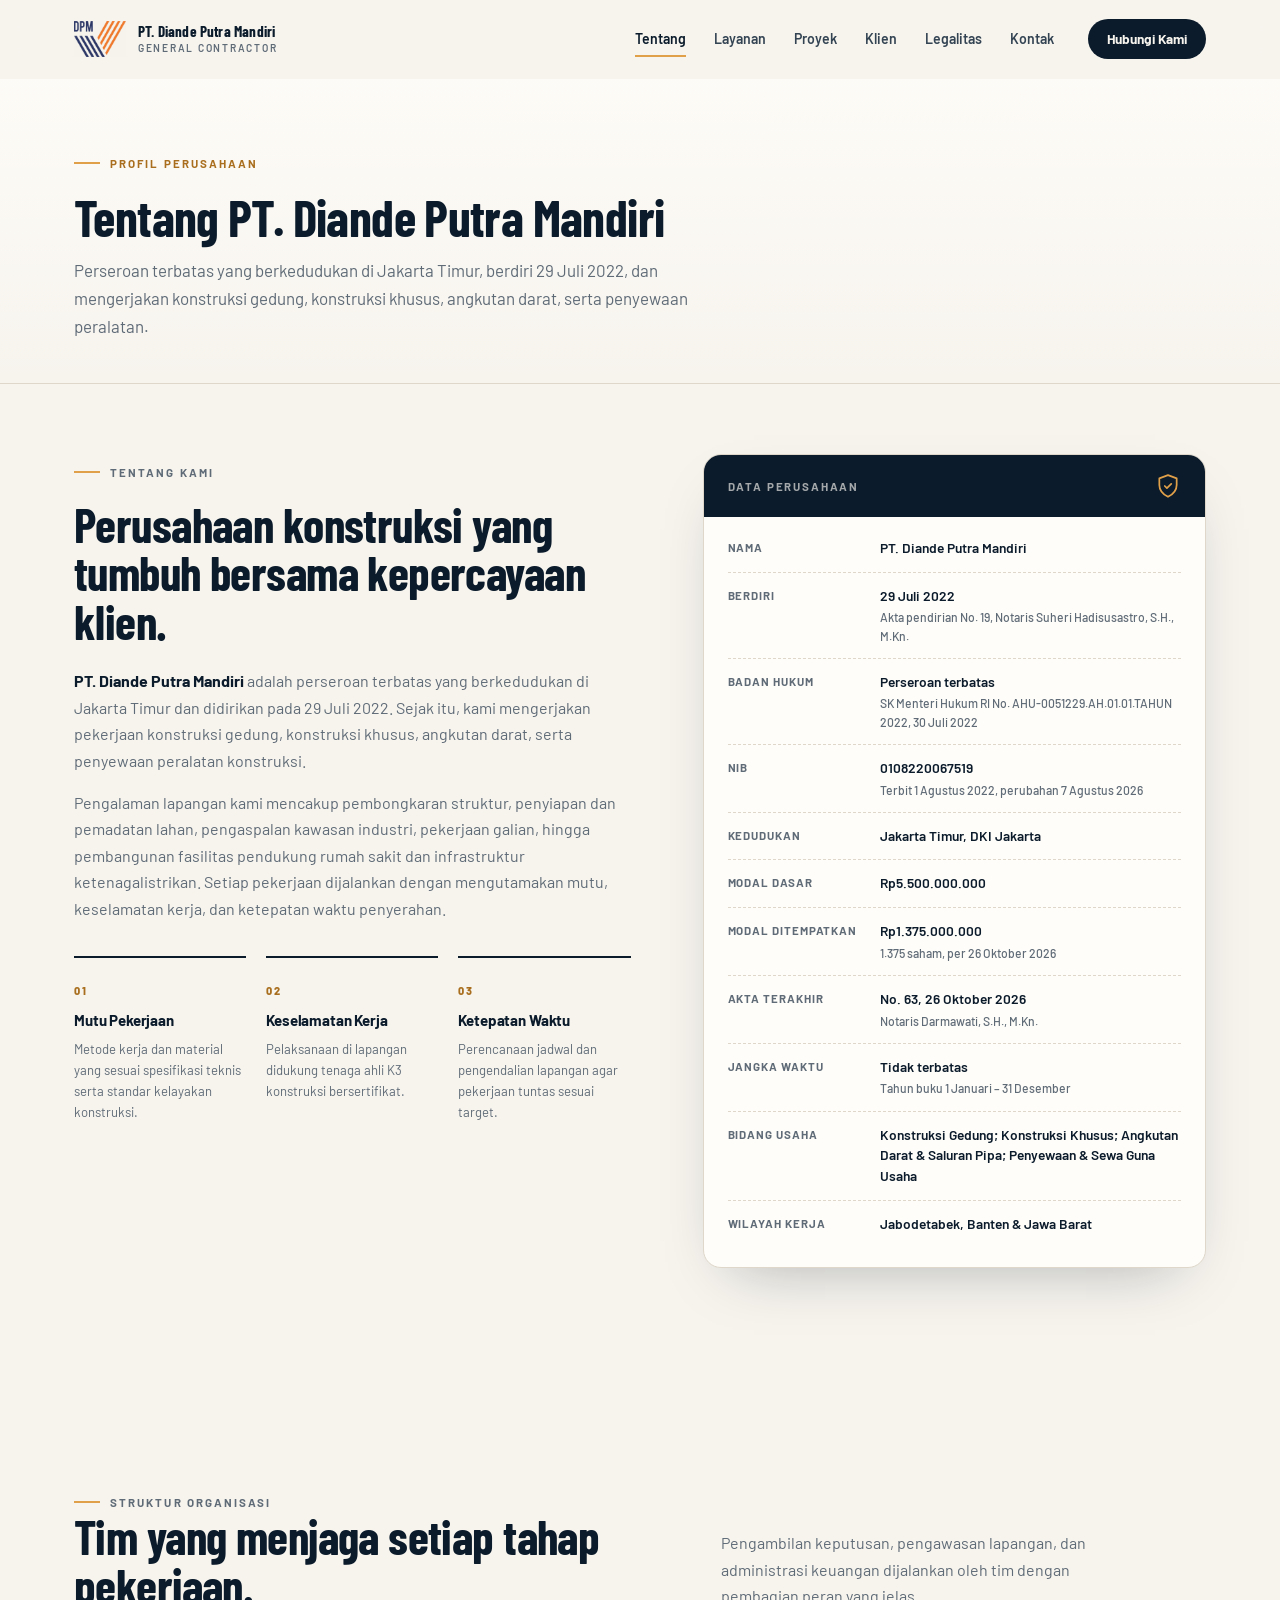
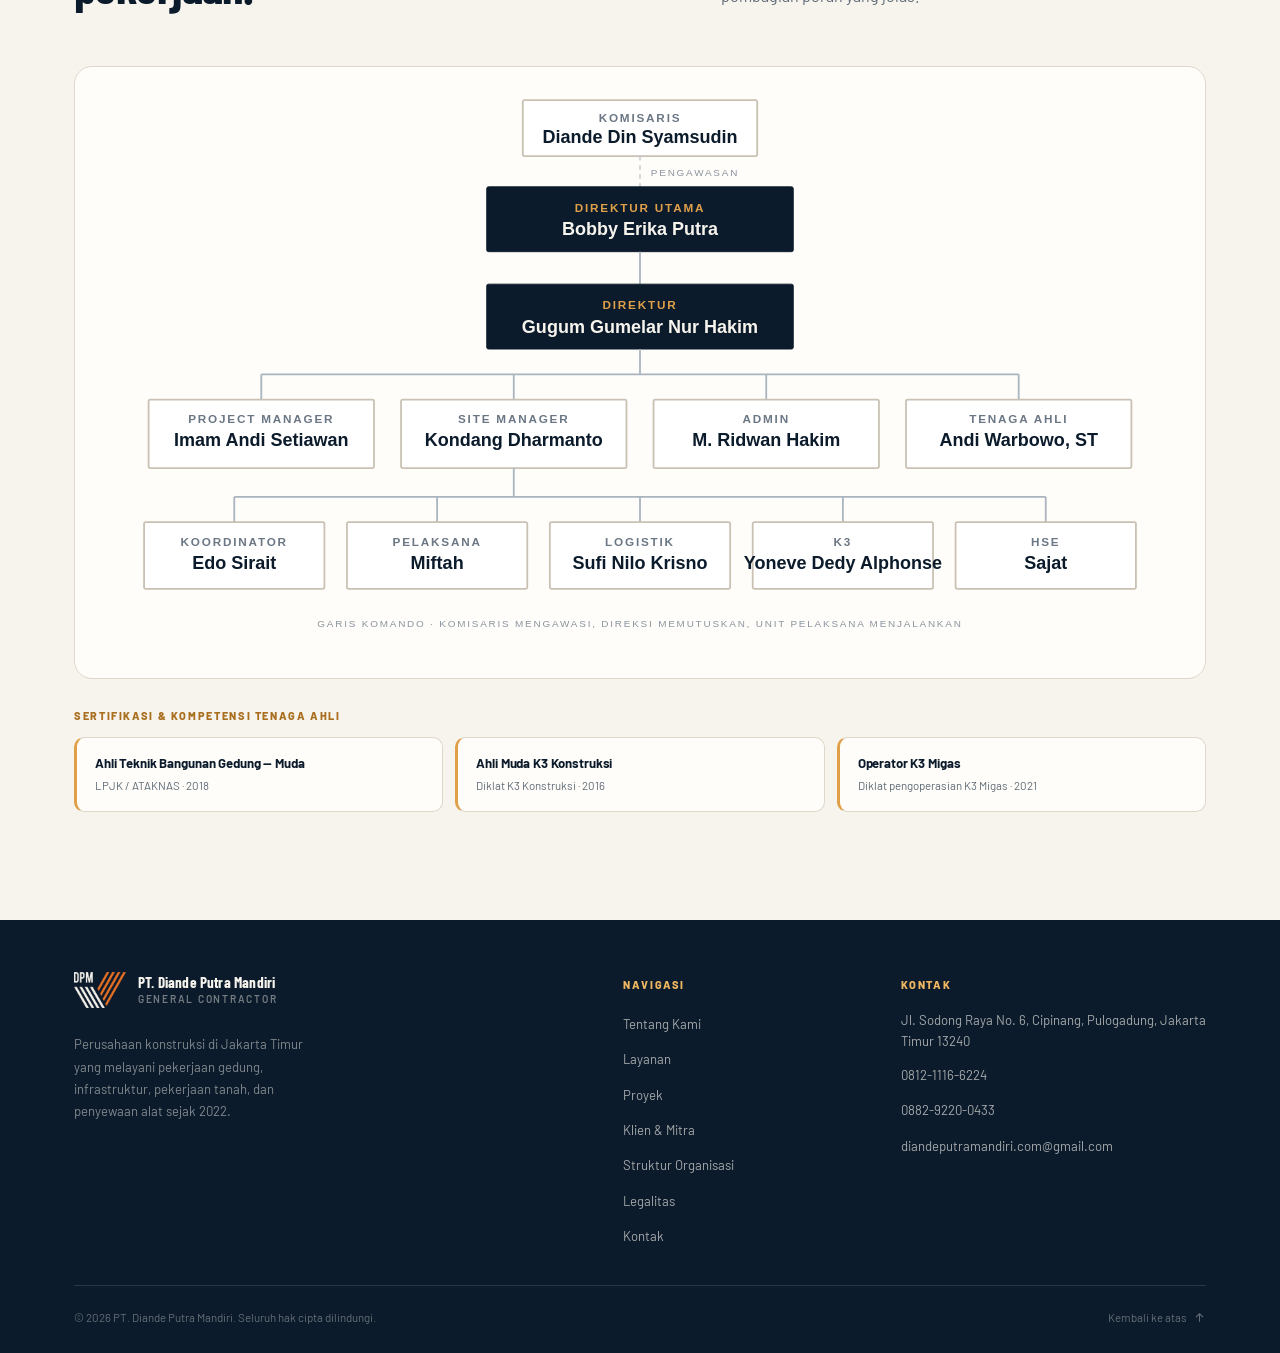
<file: tentang/index.html>
<!DOCTYPE html>
<html lang="id">
<head>
  <meta charset="UTF-8">
  <meta name="viewport" content="width=device-width, initial-scale=1.0">
  <title>Tentang Kami — PT. Diande Putra Mandiri</title>
  <meta name="description" content="Profil PT. Diande Putra Mandiri: nilai kerja, data perseroan, legalitas dasar, dan struktur organisasi perusahaan konstruksi di Jakarta Timur.">
  <meta name="theme-color" content="#0b1b2b">
  <meta property="og:title" content="Tentang Kami — PT. Diande Putra Mandiri">
  <meta property="og:description" content="Profil PT. Diande Putra Mandiri: nilai kerja, data perseroan, legalitas dasar, dan struktur organisasi perusahaan konstruksi di Jakarta Timur.">
  <meta property="og:type" content="website">
  <link rel="icon" href="data:image/svg+xml,%3Csvg xmlns='http://www.w3.org/2000/svg' viewBox='0 0 64 64'%3E%3Crect width='64' height='64' rx='12' fill='%230b1b2b'/%3E%3Cpath d='M18 48V20l14-7 14 7v28' fill='none' stroke='%23e0a04a' stroke-width='4'/%3E%3Cpath d='M26 48V32h12v16' fill='none' stroke='%23f7f4ee' stroke-width='4'/%3E%3C/svg%3E">
  <link rel="preconnect" href="https://fonts.googleapis.com">
  <link rel="preconnect" href="https://fonts.gstatic.com" crossorigin>
  <link href="https://fonts.googleapis.com/css2?family=Barlow+Condensed:wght@600;700;800&family=Barlow:wght@400;500;600;700&display=swap" rel="stylesheet">
  <link rel="stylesheet" href="../assets/site.css">
  <script>document.documentElement.classList.add('js');</script>
</head>
<body>
  <a class="skip-link" href="#main">Lompat ke konten</a>

  <header class="site-header" id="site-header">
    <div class="container nav-wrap">
      <a class="brand" href="../" aria-label="PT. Diande Putra Mandiri — Beranda">
        <img class="brand-mark" src="../assets/logo-dpm.png" alt="" width="600" height="416">
        <span class="brand-text">
          <strong>PT. Diande Putra Mandiri</strong>
          <small>General Contractor</small>
        </span>
      </a>

      <button class="nav-toggle" id="nav-toggle" aria-expanded="false" aria-controls="primary-nav" aria-label="Buka menu navigasi">
        <span></span><span></span><span></span>
      </button>

      <nav class="nav" id="primary-nav" aria-label="Navigasi utama">
        <a class="nav-link is-active" href="../tentang/" aria-current="page">Tentang</a>
        <a class="nav-link" href="../layanan/">Layanan</a>
        <a class="nav-link" href="../proyek/">Proyek</a>
        <a class="nav-link" href="../klien/">Klien</a>
        <a class="nav-link" href="../legalitas/">Legalitas</a>
        <a class="nav-link" href="../kontak/">Kontak</a>
        <a class="btn btn--dark btn--sm" href="../kontak/">Hubungi Kami</a>
      </nav>
    </div>
  </header>

  <main id="main">

    <section class="page-head">
      <div class="container">
        <p class="eyebrow">Profil Perusahaan</p>
        <h1>Tentang PT. Diande Putra Mandiri</h1>
        <p class="lead">Perseroan terbatas yang berkedudukan di Jakarta Timur, berdiri 29 Juli 2022, dan mengerjakan konstruksi gedung, konstruksi khusus, angkutan darat, serta penyewaan peralatan.</p>
      </div>
    </section>

    <section class="section" id="tentang">
      <div class="container">
        <div class="about-grid">
          <div class="about-copy">
            <p class="eyebrow">Tentang Kami</p>
            <h2 style="margin-bottom: 22px;">Perusahaan konstruksi yang tumbuh bersama kepercayaan klien.</h2>
            <p><strong>PT. Diande Putra Mandiri</strong> adalah perseroan terbatas yang berkedudukan di Jakarta Timur dan didirikan pada 29 Juli 2022. Sejak itu, kami mengerjakan pekerjaan konstruksi gedung, konstruksi khusus, angkutan darat, serta penyewaan peralatan konstruksi.</p>
            <p>Pengalaman lapangan kami mencakup pembongkaran struktur, penyiapan dan pemadatan lahan, pengaspalan kawasan industri, pekerjaan galian, hingga pembangunan fasilitas pendukung rumah sakit dan infrastruktur ketenagalistrikan. Setiap pekerjaan dijalankan dengan mengutamakan mutu, keselamatan kerja, dan ketepatan waktu penyerahan.</p>

            <div class="values">
              <div class="value">
                <span class="v-num">01</span>
                <h4>Mutu Pekerjaan</h4>
                <p>Metode kerja dan material yang sesuai spesifikasi teknis serta standar kelayakan konstruksi.</p>
              </div>
              <div class="value">
                <span class="v-num">02</span>
                <h4>Keselamatan Kerja</h4>
                <p>Pelaksanaan di lapangan didukung tenaga ahli K3 konstruksi bersertifikat.</p>
              </div>
              <div class="value">
                <span class="v-num">03</span>
                <h4>Ketepatan Waktu</h4>
                <p>Perencanaan jadwal dan pengendalian lapangan agar pekerjaan tuntas sesuai target.</p>
              </div>
            </div>
          </div>

          <aside class="facts" data-reveal aria-label="Data perusahaan">
            <div class="facts-head">
              <span>Data Perusahaan</span>
              <svg class="seal" viewBox="0 0 24 24" fill="none" stroke="currentColor" stroke-width="1.6" stroke-linecap="round" stroke-linejoin="round" aria-hidden="true"><path d="M12 2 4 5v6c0 5 3.4 8.6 8 11 4.6-2.4 8-6 8-11V5l-8-3Z"/><path d="m9 12 2 2 4-4"/></svg>
            </div>
            <dl>
              <div class="row">
                <dt>Nama</dt>
                <dd>PT. Diande Putra Mandiri</dd>
              </div>
              <div class="row">
                <dt>Berdiri</dt>
                <dd>29 Juli 2022<small>Akta pendirian No. 19, Notaris Suheri Hadisusastro, S.H., M.Kn.</small></dd>
              </div>
              <div class="row">
                <dt>Badan hukum</dt>
                <dd>Perseroan terbatas<small>SK Menteri Hukum RI No. AHU-0051229.AH.01.01.TAHUN 2022, 30 Juli 2022</small></dd>
              </div>
              <div class="row">
                <dt>NIB</dt>
                <dd>0108220067519<small>Terbit 1 Agustus 2022, perubahan 7 Agustus 2026</small></dd>
              </div>
              <div class="row">
                <dt>Kedudukan</dt>
                <dd>Jakarta Timur, DKI Jakarta</dd>
              </div>
              <div class="row">
                <dt>Modal dasar</dt>
                <dd>Rp5.500.000.000</dd>
              </div>
              <div class="row">
                <dt>Modal ditempatkan</dt>
                <dd>Rp1.375.000.000<small>1.375 saham, per 26 Oktober 2026</small></dd>
              </div>
              <div class="row">
                <dt>Akta terakhir</dt>
                <dd>No. 63, 26 Oktober 2026<small>Notaris Darmawati, S.H., M.Kn.</small></dd>
              </div>
              <div class="row">
                <dt>Jangka waktu</dt>
                <dd>Tidak terbatas<small>Tahun buku 1 Januari – 31 Desember</small></dd>
              </div>
              <div class="row">
                <dt>Bidang usaha</dt>
                <dd>Konstruksi Gedung; Konstruksi Khusus; Angkutan Darat &amp; Saluran Pipa; Penyewaan &amp; Sewa Guna Usaha</dd>
              </div>
              <div class="row">
                <dt>Wilayah kerja</dt>
                <dd>Jabodetabek, Banten &amp; Jawa Barat</dd>
              </div>
            </dl>
          </aside>
        </div>
      </div>
    </section>

    <section class="section" id="struktur">
      <div class="container">
        <div class="section-head">
          <div>
            <p class="eyebrow">Struktur Organisasi</p>
            <h2>Tim yang menjaga setiap tahap pekerjaan.</h2>
          </div>
          <p>Pengambilan keputusan, pengawasan lapangan, dan administrasi keuangan dijalankan oleh tim dengan pembagian peran yang jelas.</p>
        </div>

        <figure class="org-figure" data-reveal>
          <img src="../assets/org-chart.svg" alt="Bagan struktur organisasi PT. Diande Putra Mandiri: Komisaris, Direktur Utama, Direktur, unit pelaksana, dan tim lapangan" width="1200" height="620" loading="lazy">
        </figure>

        <p class="team-label">Sertifikasi &amp; kompetensi tenaga ahli</p>
        <div class="credentials">
          <div class="credential">
            <strong>Ahli Teknik Bangunan Gedung — Muda</strong>
            <span>LPJK / ATAKNAS · 2018</span>
          </div>
          <div class="credential">
            <strong>Ahli Muda K3 Konstruksi</strong>
            <span>Diklat K3 Konstruksi · 2016</span>
          </div>
          <div class="credential">
            <strong>Operator K3 Migas</strong>
            <span>Diklat pengoperasian K3 Migas · 2021</span>
          </div>
        </div>
      </div>
    </section>

    <!-- KONTAK -->

  </main>

  <footer class="site-footer">
    <div class="container">
      <div class="footer-grid">
        <div class="footer-brand">
          <a class="brand" href="../" aria-label="PT. Diande Putra Mandiri — Beranda">
            <img class="brand-mark" src="../assets/logo-dpm-light.png" alt="" width="600" height="416">
            <span class="brand-text">
              <strong>PT. Diande Putra Mandiri</strong>
              <small>General Contractor</small>
            </span>
          </a>
          <p>Perusahaan konstruksi di Jakarta Timur yang melayani pekerjaan gedung, infrastruktur, pekerjaan tanah, dan penyewaan alat sejak 2022.</p>
        </div>

        <div class="footer-col">
          <h4>Navigasi</h4>
          <ul>
            <li><a href="../tentang/">Tentang Kami</a></li>
            <li><a href="../layanan/">Layanan</a></li>
            <li><a href="../proyek/">Proyek</a></li>
            <li><a href="../klien/">Klien &amp; Mitra</a></li>
            <li><a href="../tentang/#struktur">Struktur Organisasi</a></li>
            <li><a href="../legalitas/">Legalitas</a></li>
            <li><a href="../kontak/">Kontak</a></li>
          </ul>
        </div>

        <div class="footer-col">
          <h4>Kontak</h4>
          <ul>
            <li><address>Jl. Sodong Raya No. 6, Cipinang, Pulogadung, Jakarta Timur 13240</address></li>
            <li><a href="tel:+6281211166224">0812-1116-6224</a></li>
            <li><a href="tel:+6288292200433">0882-9220-0433</a></li>
            <li><a href="mailto:diandeputramandiri.com@gmail.com">diandeputramandiri.com@gmail.com</a></li>
          </ul>
        </div>
      </div>

      <div class="footer-bottom">
        <span>© 2026 PT. Diande Putra Mandiri. Seluruh hak cipta dilindungi.</span>
        <a class="back-top" href="#main">
          Kembali ke atas
          <svg viewBox="0 0 24 24" fill="none" stroke="currentColor" stroke-width="2" stroke-linecap="round" stroke-linejoin="round" aria-hidden="true"><path d="M12 19V5M6 11l6-6 6 6"/></svg>
        </a>
      </div>
    </div>
  </footer>

  <script src="../assets/site.js"></script>
</body>
</html>
</file>
<file: assets/site.css>
:root {
  --ink: #0b1b2b;
  --ink-soft: #12293f;
  --ink-line: #24405a;
  --paper: #f7f4ee;
  --paper-deep: #efeae1;
  --line: #ded7ca;
  --muted: #5f6b77;
  --amber: #e0a04a;
  --amber-bright: #efb662;
  --amber-deep: #a96f1f;
  --white: #fffdf9;
  --radius: 18px;
  --shadow: 0 24px 60px -30px rgba(11, 27, 43, .35);
  --font: "Barlow", ui-sans-serif, system-ui, -apple-system, "Segoe UI", sans-serif;
  --font-display: "Barlow Condensed", "Barlow", ui-sans-serif, system-ui, sans-serif;
  --container: 1180px;
  --header-h: 78px;
}

* { box-sizing: border-box; }
html { scroll-behavior: smooth; -webkit-text-size-adjust: 100%; }
body {
  margin: 0;
  font-family: var(--font);
  background: var(--paper);
  color: var(--ink);
  line-height: 1.65;
  font-size: 16px;
  -webkit-font-smoothing: antialiased;
  overflow-x: hidden;
}
body.nav-open { overflow: hidden; }
img, svg { display: block; max-width: 100%; }
a { color: inherit; text-decoration: none; }
ul { margin: 0; padding: 0; list-style: none; }
button, input, textarea, select { font: inherit; }
::selection { background: var(--amber); color: var(--ink); }

:focus-visible {
  outline: 2px solid var(--amber-deep);
  outline-offset: 3px;
  border-radius: 4px;
}

.container {
  width: 100%;
  max-width: var(--container);
  margin-inline: auto;
  padding-inline: 24px;
}

.skip-link {
  position: fixed;
  top: 12px;
  left: 12px;
  z-index: 200;
  padding: 10px 16px;
  background: var(--ink);
  color: var(--paper);
  border-radius: 8px;
  transform: translateY(-160%);
  transition: transform .2s ease;
}
.skip-link:focus { transform: translateY(0); }

/* ---------- Typography ---------- */
.eyebrow {
  display: inline-flex;
  align-items: center;
  gap: 10px;
  font-size: .72rem;
  font-weight: 700;
  letter-spacing: .18em;
  text-transform: uppercase;
  color: var(--amber-deep);
  margin: 0 0 18px;
}
.eyebrow::before {
  content: "";
  width: 26px;
  height: 2px;
  background: var(--amber);
  flex: none;
}
.eyebrow--light { color: var(--amber-bright); }

h1, h2, h3 { margin: 0; font-family: var(--font-display); line-height: 1.02; letter-spacing: -.012em; font-weight: 700; }
h1 { font-size: clamp(2.5rem, 5.4vw, 4.35rem); }
h2 { font-size: clamp(2rem, 3.8vw, 3rem); }
h3 { font-size: 1.22rem; letter-spacing: -.02em; line-height: 1.3; }
p { margin: 0 0 1rem; }
.lead { font-size: 1.06rem; color: var(--muted); }
.accent { color: var(--amber-deep); }

.section { padding: clamp(64px, 9vw, 108px) 0; scroll-margin-top: calc(var(--header-h) + 8px); }
.section-head {
  display: grid;
  grid-template-columns: minmax(0, 1fr) minmax(0, .8fr);
  gap: 40px;
  align-items: end;
  margin-bottom: clamp(36px, 5vw, 56px);
}
.section-head p { color: var(--muted); margin: 0; max-width: 46ch; }
.section-head--center { display: block; text-align: center; max-width: 680px; margin-inline: auto; }
.section-head--center .eyebrow { justify-content: center; }
.section-head--center p { margin: 16px auto 0; }

/* ---------- Buttons ---------- */
.btn {
  display: inline-flex;
  align-items: center;
  justify-content: center;
  gap: 10px;
  padding: 14px 22px;
  border-radius: 999px;
  border: 1px solid transparent;
  font-weight: 700;
  font-size: .92rem;
  letter-spacing: -.01em;
  line-height: 1.2;
  cursor: pointer;
  transition: transform .2s ease, background-color .2s ease, color .2s ease, border-color .2s ease, box-shadow .2s ease;
}
.btn svg { width: 17px; height: 17px; flex: none; }
.btn:hover { transform: translateY(-2px); }
.btn--dark { background: var(--ink); color: var(--paper); }
.btn--dark:hover { background: var(--ink-soft); box-shadow: 0 12px 26px -16px rgba(11, 27, 43, .8); }
.btn--amber { background: var(--amber); color: var(--ink); }
.btn--amber:hover { background: var(--amber-bright); box-shadow: 0 14px 30px -16px rgba(224, 160, 74, .9); }
.btn--ghost { border-color: var(--line); color: var(--ink); background: transparent; }
.btn--ghost:hover { border-color: var(--ink); background: rgba(11, 27, 43, .04); }
.btn--sm { padding: 11px 18px; font-size: .85rem; }

/* ---------- Header ---------- */
.site-header {
  position: sticky;
  top: 0;
  z-index: 100;
  background: rgba(247, 244, 238, .82);
  backdrop-filter: blur(14px);
  -webkit-backdrop-filter: blur(14px);
  border-bottom: 1px solid transparent;
  transition: border-color .25s ease, background-color .25s ease;
}
.site-header.is-scrolled {
  background: rgba(247, 244, 238, .95);
  border-color: var(--line);
}
.nav-wrap {
  height: var(--header-h);
  display: flex;
  align-items: center;
  justify-content: space-between;
  gap: 24px;
}
.brand { display: inline-flex; align-items: center; gap: 12px; }
.brand-mark { height: 36px; width: auto; flex: none; }
.brand-text { display: flex; flex-direction: column; line-height: 1.15; }
.brand-text strong { font-size: .95rem; letter-spacing: -.02em; font-weight: 800; }
.brand-text small { font-size: .64rem; letter-spacing: .17em; text-transform: uppercase; color: var(--muted); font-weight: 600; margin-top: 3px; }

.nav { display: flex; align-items: center; gap: 28px; }
.nav a.nav-link {
  position: relative;
  font-size: .88rem;
  font-weight: 600;
  color: #344453;
  padding: 6px 0;
  transition: color .2s ease;
}
.nav a.nav-link::after {
  content: "";
  position: absolute;
  left: 0;
  bottom: 0;
  width: 100%;
  height: 2px;
  background: var(--amber);
  transform: scaleX(0);
  transform-origin: left;
  transition: transform .25s ease;
}
.nav a.nav-link:hover { color: var(--ink); }
.nav a.nav-link:hover::after { transform: scaleX(1); }
.nav .btn { margin-left: 6px; }

.nav-toggle {
  display: none;
  width: 44px;
  height: 44px;
  border: 1px solid var(--line);
  background: transparent;
  border-radius: 10px;
  cursor: pointer;
  align-items: center;
  justify-content: center;
  flex-direction: column;
  gap: 5px;
}
.nav-toggle span {
  width: 20px;
  height: 2px;
  background: var(--ink);
  transition: transform .25s ease, opacity .2s ease;
}
.nav-toggle[aria-expanded="true"] span:nth-child(1) { transform: translateY(7px) rotate(45deg); }
.nav-toggle[aria-expanded="true"] span:nth-child(2) { opacity: 0; }
.nav-toggle[aria-expanded="true"] span:nth-child(3) { transform: translateY(-7px) rotate(-45deg); }

/* ---------- Hero ---------- */
.hero { position: relative; padding: clamp(40px, 6vw, 72px) 0 clamp(56px, 7vw, 88px); }
.hero::before {
  content: "";
  position: absolute;
  inset: 0;
  background:
    radial-gradient(700px 380px at 78% 18%, rgba(224, 160, 74, .10), transparent 65%),
    radial-gradient(520px 320px at 4% 92%, rgba(18, 41, 63, .05), transparent 70%);
  pointer-events: none;
}
.hero-grid {
  position: relative;
  display: grid;
  grid-template-columns: minmax(0, 1.04fr) minmax(0, .96fr);
  gap: clamp(36px, 5vw, 64px);
  align-items: center;
}
.hero-copy h1 { margin-bottom: 22px; }
.hero-copy h1 .mark {
  position: relative;
  white-space: nowrap;
  color: var(--ink);
}
.hero-copy h1 .mark::after {
  content: "";
  position: absolute;
  left: 0;
  right: 0;
  bottom: .04em;
  height: .26em;
  background: var(--amber);
  z-index: -1;
  border-radius: 2px;
}
.hero-copy h1 .mark { z-index: 0; }
.hero-copy .lead { max-width: 48ch; font-size: clamp(1rem, 1.4vw, 1.1rem); }
.hero-actions { display: flex; flex-wrap: wrap; gap: 12px; margin: 30px 0 34px; }
.hero-meta {
  display: flex;
  flex-wrap: wrap;
  gap: 10px 26px;
  padding-top: 22px;
  border-top: 1px solid var(--line);
  font-size: .8rem;
  font-weight: 600;
  color: var(--muted);
}
.hero-meta span { display: inline-flex; align-items: center; gap: 8px; }
.hero-meta svg { width: 15px; height: 15px; color: var(--amber-deep); }

.hero-art {
  position: relative;
  margin: 0;
  display: flex;
  flex-direction: column;
  border-radius: 22px;
  background:
    radial-gradient(420px 300px at 82% 10%, rgba(224, 160, 74, .14), transparent 70%),
    linear-gradient(160deg, #10263c 0%, #0a1929 70%);
  border: 1px solid rgba(255, 255, 255, .09);
  box-shadow: 0 40px 80px -44px rgba(11, 27, 43, .8);
  overflow: hidden;
  height: 520px;
  isolation: isolate;
}
.hero-mosaic {
  position: relative;
  flex: none;
  height: calc(100% - 92px);
  display: grid;
  grid-template-columns: 1fr 1fr;
  grid-template-rows: repeat(3, 1fr);
  gap: 6px;
  background: #0a1929;
  overflow: hidden;
}
.hero-mosaic img {
  width: 100%;
  height: 100%;
  min-height: 0;
  object-fit: cover;
  display: block;
  filter: saturate(.92) contrast(1.04);
}
.hero-veil {
  position: absolute;
  inset: 0;
  z-index: 1;
  pointer-events: none;
  background: linear-gradient(180deg, rgba(7, 18, 30, .5) 0%, rgba(7, 18, 30, .1) 20%, rgba(7, 18, 30, 0) 50%, rgba(5, 14, 24, .45) 100%);
}
.hero-veil::after {
  content: "";
  position: absolute;
  inset: 0;
  background: linear-gradient(115deg, rgba(11, 27, 43, .3) 0%, transparent 52%);
  opacity: .55;
}
.hero-art::after {
  content: "";
  position: absolute;
  inset: 0;
  background: radial-gradient(104% 82% at 50% 38%, transparent 58%, rgba(6, 16, 27, .3) 100%);
  pointer-events: none;
  z-index: 2;
}
.art-top {
  position: absolute;
  top: 20px;
  left: 22px;
  right: 22px;
  z-index: 3;
  display: flex;
  justify-content: space-between;
  align-items: center;
  font-size: .62rem;
  letter-spacing: .18em;
  text-transform: uppercase;
  font-weight: 600;
  color: rgba(247, 244, 238, .55);
}
.art-top .art-dot { display: inline-flex; align-items: center; gap: 7px; }
.art-top .art-dot::before {
  content: "";
  width: 6px;
  height: 6px;
  border-radius: 50%;
  background: var(--amber);
}
.art-badge {
  position: absolute;
  z-index: 4;
  background: var(--paper);
  color: var(--ink);
  border-radius: 14px;
  box-shadow: 0 20px 40px -22px rgba(0, 0, 0, .65);
}
.art-badge--top {
  top: 54px;
  right: 20px;
  display: flex;
  align-items: center;
  gap: 10px;
  padding: 10px 14px;
}
.art-badge--top .num { font-size: 1.7rem; font-weight: 800; line-height: 1; letter-spacing: -.04em; }
.art-badge--top .num span { color: var(--amber-deep); }
.art-badge--top .lbl { font-size: .62rem; line-height: 1.35; text-transform: uppercase; letter-spacing: .1em; color: var(--muted); font-weight: 700; }
.art-badge--bottom {
  position: relative;
  margin: 14px 18px 18px;
  display: flex;
  align-items: center;
  gap: 12px;
  padding: 13px 16px;
}
.art-badge--bottom .tick {
  width: 34px;
  height: 34px;
  border-radius: 10px;
  background: var(--ink);
  color: var(--amber);
  display: grid;
  place-items: center;
  flex: none;
}
.art-badge--bottom .tick svg { width: 17px; height: 17px; }
.art-badge--bottom strong { display: block; font-size: .86rem; letter-spacing: -.01em; }
.art-badge--bottom small { display: block; font-size: .7rem; color: var(--muted); margin-top: 1px; }

/* ---------- Stats ---------- */
.stats { border-top: 1px solid var(--line); border-bottom: 1px solid var(--line); background: rgba(255, 253, 249, .55); }
.stats-grid {
  display: grid;
  grid-template-columns: repeat(4, 1fr);
}
.stat {
  padding: 28px 26px;
  border-left: 1px solid var(--line);
}
.stat:first-child { border-left: 0; padding-left: 0; }
.stat strong {
  display: block;
  font-size: clamp(1.7rem, 3vw, 2.35rem);
  font-weight: 800;
  letter-spacing: -.04em;
  line-height: 1;
  margin-bottom: 8px;
}
.stat strong em { font-style: normal; color: var(--amber-deep); }
.stat span { font-size: .78rem; font-weight: 600; color: var(--muted); }

/* ---------- About ---------- */
.about-grid {
  display: grid;
  grid-template-columns: minmax(0, 1.05fr) minmax(0, .95fr);
  gap: clamp(36px, 6vw, 72px);
  align-items: start;
}
.about-copy p { color: var(--muted); }
.about-copy p strong { color: var(--ink); font-weight: 700; }
.values {
  display: grid;
  grid-template-columns: repeat(3, 1fr);
  gap: 20px;
  margin-top: 34px;
}
.value {
  padding-top: 18px;
  border-top: 2px solid var(--ink);
}
.value .v-num { font-size: .68rem; font-weight: 800; letter-spacing: .14em; color: var(--amber-deep); }
.value h4 { margin: 6px 0 6px; font-size: .94rem; letter-spacing: -.01em; }
.value p { margin: 0; font-size: .82rem; line-height: 1.6; color: var(--muted); }

.facts {
  background: var(--white);
  border: 1px solid var(--line);
  border-radius: var(--radius);
  box-shadow: var(--shadow);
  overflow: hidden;
}
.facts-head {
  display: flex;
  align-items: center;
  justify-content: space-between;
  gap: 14px;
  padding: 18px 24px;
  background: var(--ink);
  color: var(--paper);
}
.facts-head span { font-size: .72rem; font-weight: 700; letter-spacing: .16em; text-transform: uppercase; color: rgba(247, 244, 238, .65); }
.facts-head .seal { width: 26px; height: 26px; color: var(--amber); }
.facts dl { margin: 0; padding: 8px 24px 20px; }
.facts .row {
  display: grid;
  grid-template-columns: 8.5rem minmax(0, 1fr);
  gap: 16px;
  padding: 13px 0;
  border-bottom: 1px dashed var(--line);
}
.facts .row:last-child { border-bottom: 0; }
.facts dt { font-size: .72rem; font-weight: 700; letter-spacing: .08em; text-transform: uppercase; color: var(--muted); }
.facts dd { margin: 0; font-size: .86rem; font-weight: 600; line-height: 1.5; }
.facts dd small { display: block; font-weight: 500; color: var(--muted); font-size: .76rem; margin-top: 2px; }

/* ---------- Services ---------- */
.services { background: var(--paper-deep); border-top: 1px solid var(--line); border-bottom: 1px solid var(--line); }
.service-grid {
  display: grid;
  grid-template-columns: repeat(2, 1fr);
  gap: 20px;
}
.service {
  position: relative;
  background: var(--white);
  border: 1px solid var(--line);
  border-radius: var(--radius);
  padding: 30px 30px 28px;
  transition: transform .25s ease, box-shadow .25s ease, border-color .25s ease;
  overflow: hidden;
}
.service::before {
  content: "";
  position: absolute;
  inset: 0 0 auto 0;
  height: 3px;
  background: var(--amber);
  transform: scaleX(0);
  transform-origin: left;
  transition: transform .3s ease;
}
.service:hover { transform: translateY(-4px); box-shadow: var(--shadow); border-color: #cfc5b4; }
.service:hover::before { transform: scaleX(1); }
.service-top { display: flex; align-items: flex-start; justify-content: space-between; margin-bottom: 22px; }
.service-icon {
  width: 50px;
  height: 50px;
  border-radius: 13px;
  background: var(--ink);
  color: var(--amber);
  display: grid;
  place-items: center;
}
.service-icon svg { width: 24px; height: 24px; }
.service-num { font-size: .72rem; font-weight: 800; letter-spacing: .14em; color: #b3a794; }
.service h3 { margin-bottom: 10px; }
.service > p { color: var(--muted); font-size: .9rem; margin-bottom: 18px; }
.service-list { display: grid; gap: 8px; }
.service-list li {
  position: relative;
  padding-left: 20px;
  font-size: .82rem;
  color: #3d4b59;
  line-height: 1.55;
}
.service-list li::before {
  content: "";
  position: absolute;
  left: 0;
  top: .58em;
  width: 7px;
  height: 7px;
  border: 1.5px solid var(--amber-deep);
  transform: rotate(45deg);
}


/* ---------- Projects ---------- */
.projects {
  position: relative;
  background: var(--ink);
  color: var(--paper);
  overflow: hidden;
}
.projects::before {
  content: "";
  position: absolute;
  inset: 0;
  background-image:
    linear-gradient(rgba(255, 255, 255, .035) 1px, transparent 1px),
    linear-gradient(90deg, rgba(255, 255, 255, .035) 1px, transparent 1px);
  background-size: 72px 72px;
  mask-image: radial-gradient(ellipse at 70% 0%, #000 30%, transparent 75%);
  -webkit-mask-image: radial-gradient(ellipse at 70% 0%, #000 30%, transparent 75%);
  pointer-events: none;
}
.projects .container { position: relative; }
.projects .section-head p { color: rgba(247, 244, 238, .62); }
.projects h2 { color: var(--paper); }

.filters { display: flex; flex-wrap: wrap; gap: 8px; margin-bottom: 30px; }
.filter {
  padding: 8px 16px;
  border-radius: 999px;
  border: 1px solid rgba(247, 244, 238, .2);
  background: transparent;
  color: rgba(247, 244, 238, .72);
  font-size: .78rem;
  font-weight: 600;
  cursor: pointer;
  transition: all .2s ease;
}
.filter:hover { border-color: rgba(224, 160, 74, .6); color: var(--paper); }
.filter.is-active { background: var(--amber); border-color: var(--amber); color: var(--ink); }

.project-grid {
  display: grid;
  grid-template-columns: repeat(3, 1fr);
  gap: 16px;
}
.project {
  display: flex;
  flex-direction: column;
  min-height: 100%;
  padding: 0;
  border: 1px solid rgba(247, 244, 238, .12);
  border-radius: 16px;
  background: linear-gradient(160deg, rgba(255, 255, 255, .06), rgba(255, 255, 255, .015));
  overflow: hidden;
  transition: transform .3s ease, border-color .3s ease, box-shadow .3s ease;
}
.project:hover {
  transform: translateY(-5px);
  border-color: rgba(224, 160, 74, .55);
  box-shadow: 0 32px 54px -36px rgba(0, 0, 0, .9);
}
.project.is-hidden { display: none; }

.project-media {
  position: relative;
  margin: 0;
  aspect-ratio: 4 / 3;
  overflow: hidden;
  background: #0e2135;
}
.project-media img {
  width: 100%;
  height: 100%;
  object-fit: cover;
  display: block;
  transform: scale(1.01);
  transition: transform .7s cubic-bezier(.2, .7, .2, 1);
}
.project:hover .project-media img { transform: scale(1.06); }
.project-media::after {
  content: "";
  position: absolute;
  inset: auto 0 0 0;
  height: 58%;
  background: linear-gradient(180deg, transparent, rgba(7, 19, 31, .72));
  pointer-events: none;
}
.project-logo {
  position: absolute;
  z-index: 2;
  left: 12px;
  bottom: 12px;
  display: inline-flex;
  align-items: center;
  justify-content: center;
  min-width: 36px;
  max-width: calc(100% - 24px);
  height: 34px;
  padding: 0 10px;
  border-radius: 9px;
  background: rgba(255, 253, 249, .95);
  box-shadow: 0 10px 20px -14px rgba(0, 0, 0, .9);
  overflow: hidden;
}
.project-logo img.sq { max-height: 26px; }
.project-logo img { display: block; max-height: 20px; max-width: 100%; width: auto; height: auto; object-fit: contain; }
.project-logo span { font-size: .64rem; font-weight: 800; letter-spacing: .1em; color: #12293f; }

.project-body { display: flex; flex-direction: column; flex: 1; padding: 20px 22px 22px; }
.project-top { display: flex; align-items: center; justify-content: space-between; gap: 12px; margin-bottom: 12px; }
.project-cat {
  font-size: .6rem;
  font-weight: 800;
  letter-spacing: .14em;
  text-transform: uppercase;
  color: var(--amber-bright);
}
.project-top svg { width: 18px; height: 18px; color: rgba(247, 244, 238, .34); flex: none; }
.project h3 { font-size: 1.05rem; color: var(--paper); margin-bottom: 8px; }
.project p { font-size: .8rem; line-height: 1.6; color: rgba(247, 244, 238, .58); margin-bottom: 20px; }
.project-foot {
  margin-top: auto;
  padding-top: 14px;
  border-top: 1px solid rgba(247, 244, 238, .12);
  display: flex;
  flex-direction: column;
  gap: 2px;
}
.project-foot strong { font-size: .8rem; font-weight: 700; color: rgba(247, 244, 238, .9); }
.project-foot span { font-size: .72rem; color: rgba(247, 244, 238, .5); }
.project-note { margin: 26px 0 0; font-size: .78rem; color: rgba(247, 244, 238, .45); }

/* ---------- Structure ---------- */
.org-figure {
  margin: 0;
  padding: 26px 24px;
  background: var(--white);
  border: 1px solid var(--line);
  border-radius: var(--radius);
}
.org-figure img { width: 100%; height: auto; display: block; }

.team-label {
  margin: 28px 0 12px;
  font-size: .68rem;
  font-weight: 800;
  letter-spacing: .15em;
  text-transform: uppercase;
  color: var(--amber-deep);
}
.credentials { display: grid; grid-template-columns: repeat(3, minmax(0, 1fr)); gap: 12px; }
.credential {
  padding: 16px 18px;
  border: 1px solid var(--line);
  border-left: 3px solid var(--amber);
  border-radius: 10px;
  background: var(--white);
}
.credential strong { display: block; font-size: .82rem; font-weight: 700; letter-spacing: -.01em; line-height: 1.4; }
.credential span { display: block; margin-top: 4px; font-size: .72rem; color: var(--muted); }

/* ---------- Legal ---------- */
.legal { background: var(--ink); color: var(--paper); }
.legal .eyebrow { color: var(--amber-bright); }
.legal .section-head p { color: rgba(247, 244, 238, .62); }
.legal h2 { color: var(--paper); }
.legal-grid { display: grid; grid-template-columns: repeat(auto-fit, minmax(232px, 1fr)); gap: 18px; }
.legal-card {
  padding: 26px 24px 24px;
  border: 1px solid rgba(247, 244, 238, .14);
  border-radius: 16px;
  background: rgba(247, 244, 238, .035);
}
.legal-card .tag { font-size: .66rem; font-weight: 700; letter-spacing: .16em; text-transform: uppercase; color: var(--amber); }
.legal-card h3 { color: var(--paper); margin: 10px 0 10px; font-size: 1.05rem; }
.legal-card > p { margin: 0; font-size: .83rem; line-height: 1.7; color: rgba(247, 244, 238, .6); }
.legal-card dl { margin: 16px 0 0; }
.legal-card .lrow {
  display: flex;
  justify-content: space-between;
  align-items: baseline;
  gap: 12px;
  padding: 9px 0;
  border-top: 1px solid rgba(247, 244, 238, .1);
  font-size: .8rem;
}
.legal-card .lrow dt { color: rgba(247, 244, 238, .52); }
.legal-card .lrow dd { margin: 0; font-weight: 700; color: var(--paper); text-align: right; }
.legal-note { margin: 22px 0 0; font-size: .76rem; line-height: 1.7; color: rgba(247, 244, 238, .48); max-width: 88ch; }

.legal-timeline {
  display: grid;
  grid-template-columns: repeat(4, minmax(0, 1fr));
  gap: 18px;
  margin: 34px 0 0;
  padding: 0;
  list-style: none;
}
.legal-timeline li {
  position: relative;
  padding-top: 22px;
  border-top: 1px solid rgba(247, 244, 238, .16);
}
.legal-timeline li::before {
  content: "";
  position: absolute;
  top: -4px;
  left: 0;
  width: 7px;
  height: 7px;
  border-radius: 50%;
  background: var(--amber);
}
.legal-timeline .lt-date {
  display: block;
  margin-bottom: 7px;
  font-size: .64rem;
  font-weight: 800;
  letter-spacing: .13em;
  text-transform: uppercase;
  color: var(--amber-bright);
}
.legal-timeline strong { display: block; margin-bottom: 5px; font-size: .9rem; color: var(--paper); letter-spacing: -.01em; }
.legal-timeline p { margin: 0; font-size: .77rem; line-height: 1.6; color: rgba(247, 244, 238, .55); }

/* ---------- Clients ---------- */
.clients { background: #fbf9f5; border-top: 1px solid var(--line); border-bottom: 1px solid var(--line); }
.client-grid {
  list-style: none;
  margin: 0;
  padding: 0;
  display: grid;
  grid-template-columns: repeat(8, minmax(0, 1fr));
  gap: 12px;
}
.client-card {
  display: flex;
  flex-direction: column;
  align-items: center;
  justify-content: center;
  gap: 10px;
  min-height: 132px;
  padding: 16px 10px 14px;
  background: #fff;
  border: 1px solid var(--line);
  border-radius: 14px;
  text-align: center;
  transition: border-color .25s ease, box-shadow .25s ease, transform .25s ease;
}
.client-card:hover { border-color: rgba(11, 27, 43, .26); box-shadow: 0 16px 32px -26px rgba(11, 27, 43, .7); transform: translateY(-2px); }
.client-logo { height: 44px; display: flex; align-items: center; justify-content: center; }
.client-logo img {
  max-height: 34px;
  max-width: 100%;
  width: auto;
  height: auto;
  object-fit: contain;
  filter: grayscale(1);
  opacity: .72;
  transition: filter .25s ease, opacity .25s ease;
}
.client-logo img.wide { max-width: 100%; max-height: 24px; }
.client-card:hover .client-logo img { filter: none; opacity: 1; }
.client-mark {
  width: 52px;
  height: 52px;
  border-radius: 14px;
  display: grid;
  place-items: center;
  background: linear-gradient(160deg, #16283c, #0b1b2b);
  color: var(--amber-bright);
  font-weight: 800;
  font-size: .92rem;
  letter-spacing: .06em;
  box-shadow: inset 0 0 0 1px rgba(255, 255, 255, .1);
}
.client-name { font-size: .73rem; font-weight: 600; line-height: 1.4; color: var(--muted); }
.client-note { margin: 22px 0 0; font-size: .78rem; line-height: 1.65; color: var(--muted); text-align: center; }

/* ---------- Contact ---------- */
.contact { background: var(--paper-deep); border-top: 1px solid var(--line); }
.contact-grid {
  display: grid;
  grid-template-columns: minmax(0, 1fr) minmax(0, .95fr);
  gap: clamp(36px, 5vw, 64px);
  align-items: start;
}
.contact-copy h2 { margin-bottom: 18px; }
.contact-copy > p { color: var(--muted); max-width: 44ch; }
.contact-list { display: grid; gap: 10px; margin-top: 30px; }
.contact-item {
  display: flex;
  gap: 14px;
  padding: 16px;
  background: rgba(255, 253, 249, .65);
  border: 1px solid var(--line);
  border-radius: 12px;
  transition: border-color .2s ease, background-color .2s ease;
}
.contact-item:hover { border-color: #c9bca8; background: var(--white); }
.contact-item .ico {
  width: 38px;
  height: 38px;
  flex: none;
  border-radius: 10px;
  background: var(--ink);
  color: var(--amber);
  display: grid;
  place-items: center;
}
.contact-item .ico svg { width: 18px; height: 18px; }
.contact-item .label {
  display: block;
  font-size: .62rem;
  font-weight: 800;
  letter-spacing: .14em;
  text-transform: uppercase;
  color: var(--muted);
  margin-bottom: 3px;
}
.contact-item a, .contact-item address {
  font-size: .86rem;
  font-style: normal;
  font-weight: 600;
  line-height: 1.55;
  color: var(--ink);
}
.contact-item a:hover { color: var(--amber-deep); }
.contact-item small { display: block; font-size: .72rem; color: var(--muted); font-weight: 500; margin-top: 2px; }

.form-card {
  background: var(--ink);
  color: var(--paper);
  border-radius: var(--radius);
  padding: clamp(24px, 3.5vw, 34px);
  box-shadow: 0 36px 70px -40px rgba(11, 27, 43, .75);
}
.form-card h3 { color: var(--paper); margin-bottom: 6px; }
.form-card > p { font-size: .8rem; color: rgba(247, 244, 238, .55); margin-bottom: 24px; }
.form-row { display: grid; gap: 6px; margin-bottom: 15px; }
.form-row label { font-size: .68rem; font-weight: 700; letter-spacing: .1em; text-transform: uppercase; color: rgba(247, 244, 238, .6); }
.form-row input,
.form-row select,
.form-row textarea {
  width: 100%;
  padding: 12px 14px;
  border-radius: 9px;
  border: 1px solid rgba(247, 244, 238, .16);
  background: rgba(255, 255, 255, .05);
  color: var(--paper);
  font-size: .86rem;
  transition: border-color .2s ease, background-color .2s ease;
}
.form-row textarea { resize: vertical; min-height: 96px; }
.form-row input::placeholder,
.form-row textarea::placeholder { color: rgba(247, 244, 238, .32); }
.form-row input:focus,
.form-row select:focus,
.form-row textarea:focus {
  outline: none;
  border-color: var(--amber);
  background: rgba(255, 255, 255, .08);
}
.form-row select { appearance: none; background-image: linear-gradient(45deg, transparent 50%, rgba(247, 244, 238, .5) 50%), linear-gradient(135deg, rgba(247, 244, 238, .5) 50%, transparent 50%); background-position: calc(100% - 19px) 50%, calc(100% - 14px) 50%; background-size: 5px 5px; background-repeat: no-repeat; }
.form-row select option { color: var(--ink); background: var(--paper); }
.form-card .btn { width: 100%; margin-top: 6px; }
.form-note { font-size: .7rem; color: rgba(247, 244, 238, .42); margin: 12px 0 0; text-align: center; }

/* ---------- Footer ---------- */
.site-footer { background: var(--ink); color: rgba(247, 244, 238, .65); padding: 52px 0 26px; }
.footer-grid {
  display: grid;
  grid-template-columns: 1.5fr .7fr .9fr;
  gap: 40px;
  padding-bottom: 36px;
  border-bottom: 1px solid rgba(247, 244, 238, .12);
}
.footer-brand .brand-text strong { color: var(--paper); }
.footer-brand .brand-text small { color: rgba(247, 244, 238, .45); }
.footer-brand p { max-width: 36ch; font-size: .82rem; line-height: 1.7; margin: 18px 0 0; color: rgba(247, 244, 238, .5); }
.footer-col h4 {
  margin: 4px 0 16px;
  font-size: .68rem;
  letter-spacing: .15em;
  text-transform: uppercase;
  color: var(--amber-bright);
  font-weight: 800;
}
.footer-col ul { display: grid; gap: 9px; }
.footer-col a, .footer-col address {
  font-size: .82rem;
  font-style: normal;
  color: rgba(247, 244, 238, .65);
  line-height: 1.6;
  transition: color .2s ease;
}
.footer-col a:hover { color: var(--amber-bright); }
.footer-bottom {
  display: flex;
  flex-wrap: wrap;
  align-items: center;
  justify-content: space-between;
  gap: 12px;
  padding-top: 22px;
  font-size: .72rem;
  color: rgba(247, 244, 238, .38);
}
.footer-bottom a:hover { color: var(--amber-bright); }
.back-top { display: inline-flex; align-items: center; gap: 6px; }
.back-top svg { width: 13px; height: 13px; }

/* ---------- Reveal ---------- */
.js [data-reveal] {
  opacity: 0;
  transform: translateY(18px);
  transition: opacity .7s cubic-bezier(.2, .7, .2, 1), transform .7s cubic-bezier(.2, .7, .2, 1);
}
.js [data-reveal].is-visible { opacity: 1; transform: none; }

/* ---------- Responsive ---------- */
@media (max-width: 1024px) {
  .hero-grid { gap: 40px; }
  .project-grid { grid-template-columns: repeat(2, 1fr); }
  .client-grid { grid-template-columns: repeat(4, minmax(0, 1fr)); }
  .footer-grid { grid-template-columns: 1.3fr .7fr .9fr; gap: 28px; }
}

@media (max-width: 860px) {
  :root { --header-h: 70px; }
  .nav {
    position: fixed;
    inset: var(--header-h) 0 auto 0;
    z-index: 99;
    flex-direction: column;
    align-items: stretch;
    gap: 0;
    padding: 12px 24px 24px;
    background: var(--paper);
    border-bottom: 1px solid var(--line);
    box-shadow: 0 30px 50px -30px rgba(11, 27, 43, .4);
    transform: translateY(-12px);
    opacity: 0;
    visibility: hidden;
    transition: opacity .22s ease, transform .22s ease, visibility .22s;
  }
  .nav.is-open { opacity: 1; transform: none; visibility: visible; }
  .nav a.nav-link { padding: 13px 2px; border-bottom: 1px solid var(--line); font-size: .95rem; }
  .nav a.nav-link::after { display: none; }
  .nav .btn { margin: 18px 0 0; }
  .nav-toggle { display: inline-flex; }

  .hero-grid { grid-template-columns: 1fr; }
  .hero-copy { max-width: 640px; }
  .hero-art { height: 440px; }
  .stats-grid { grid-template-columns: repeat(2, 1fr); }
  .stat { padding: 22px 20px; }
  .stat:nth-child(odd) { border-left: 0; padding-left: 0; }
  .stat:nth-child(-n+2) { border-bottom: 1px solid var(--line); }
  .about-grid, .contact-grid { grid-template-columns: 1fr; }
  .section-head { grid-template-columns: 1fr; gap: 16px; align-items: start; }
  .service-grid { grid-template-columns: 1fr; }
  .footer-grid { grid-template-columns: 1fr 1fr; }
  .footer-brand { grid-column: 1 / -1; }
}

@media (max-width: 640px) {
  .container { padding-inline: 18px; }
  .brand-text small { display: none; }
  .brand-text strong { font-size: .86rem; }
  .hero { padding-top: 28px; }
  .hero-copy h1 { font-size: clamp(2.15rem, 9.5vw, 2.9rem); }
  .hero-actions .btn { flex: 1 1 auto; }
  .hero-art { height: 420px; }
  .art-badge--top { top: 46px; right: 14px; padding: 8px 12px; }
  .art-badge--top .num { font-size: 1.4rem; }
  .art-badge--bottom { margin: 10px 12px 12px; padding: 11px 13px; }
  .stat strong { font-size: 1.6rem; }
  .values { grid-template-columns: 1fr; gap: 16px; }
  .facts .row { grid-template-columns: 1fr; gap: 3px; }
  .project-grid { grid-template-columns: 1fr; }
  .project-top { margin-bottom: 12px; }
  .footer-grid { grid-template-columns: 1fr; gap: 30px; }
  .service { padding: 24px 22px; }
  .footer-bottom { justify-content: flex-start; }
}

@media (max-width: 860px) {
  .legal-grid { grid-template-columns: 1fr; }
  .legal-timeline { grid-template-columns: 1fr 1fr; }
  .credentials { grid-template-columns: 1fr; }
}

@media (max-width: 640px) {
  .legal-timeline { grid-template-columns: 1fr; }
  .client-grid { grid-template-columns: repeat(2, minmax(0, 1fr)); gap: 10px; }
  .client-card { min-height: 132px; padding: 18px 10px 16px; gap: 10px; }
  .client-logo { height: 38px; }
  .client-logo img { max-height: 34px; max-width: 152px; }
  .client-name { font-size: .71rem; }
}

@media (prefers-reduced-motion: reduce) {
  html { scroll-behavior: auto; }
  *, *::before, *::after {
    animation-duration: .01ms !important;
    transition-duration: .01ms !important;
  }
  .js [data-reveal] { opacity: 1; transform: none; }
}
  
/* wordmark mengikuti karakter logo: condensed grotesque */
.brand-text strong { font-family: var(--font-display); font-weight: 700; letter-spacing: .012em; }

/* ---------- Halaman berslug (multi-page) ---------- */
.page-head {
  position: relative;
  padding: clamp(38px, 5.2vw, 66px) 0 clamp(26px, 3.6vw, 42px);
  border-bottom: 1px solid var(--line);
  background: linear-gradient(180deg, rgba(255, 253, 249, .8), rgba(247, 244, 238, 0));
}
.page-head h1 { font-size: clamp(2rem, 4.4vw, 3.2rem); margin-bottom: 14px; max-width: 28ch; }
.page-head .lead { max-width: 66ch; margin: 0; }
.page-head + .section { padding-top: clamp(40px, 5.5vw, 72px); }

.nav a.nav-link.is-active { color: var(--ink); }
.nav a.nav-link.is-active::after { transform: scaleX(1); }

.paths-grid {
  display: grid;
  grid-template-columns: repeat(3, minmax(0, 1fr));
  gap: 18px;
}
.path-card {
  display: flex;
  flex-direction: column;
  gap: 10px;
  padding: 26px 24px;
  background: var(--white);
  border: 1px solid var(--line);
  border-radius: var(--radius);
  transition: transform .2s ease, border-color .2s ease, box-shadow .2s ease;
}
.path-card:hover { transform: translateY(-3px); border-color: var(--ink); box-shadow: var(--shadow); }
.path-num { font-size: .7rem; font-weight: 700; letter-spacing: .16em; color: var(--amber-deep); }
.path-card h3 { font-size: 1.2rem; }
.path-card p { margin: 0; color: var(--muted); font-size: .92rem; }
.path-more {
  margin-top: auto;
  padding-top: 12px;
  display: inline-flex;
  align-items: center;
  gap: 7px;
  font-size: .74rem;
  font-weight: 700;
  letter-spacing: .12em;
  text-transform: uppercase;
  color: var(--ink);
}
.path-more svg { width: 14px; height: 14px; color: var(--amber-deep); }
@media (max-width: 980px) { .paths-grid { grid-template-columns: repeat(2, minmax(0, 1fr)); } }
@media (max-width: 600px) { .paths-grid { grid-template-columns: 1fr; } }
</file>
